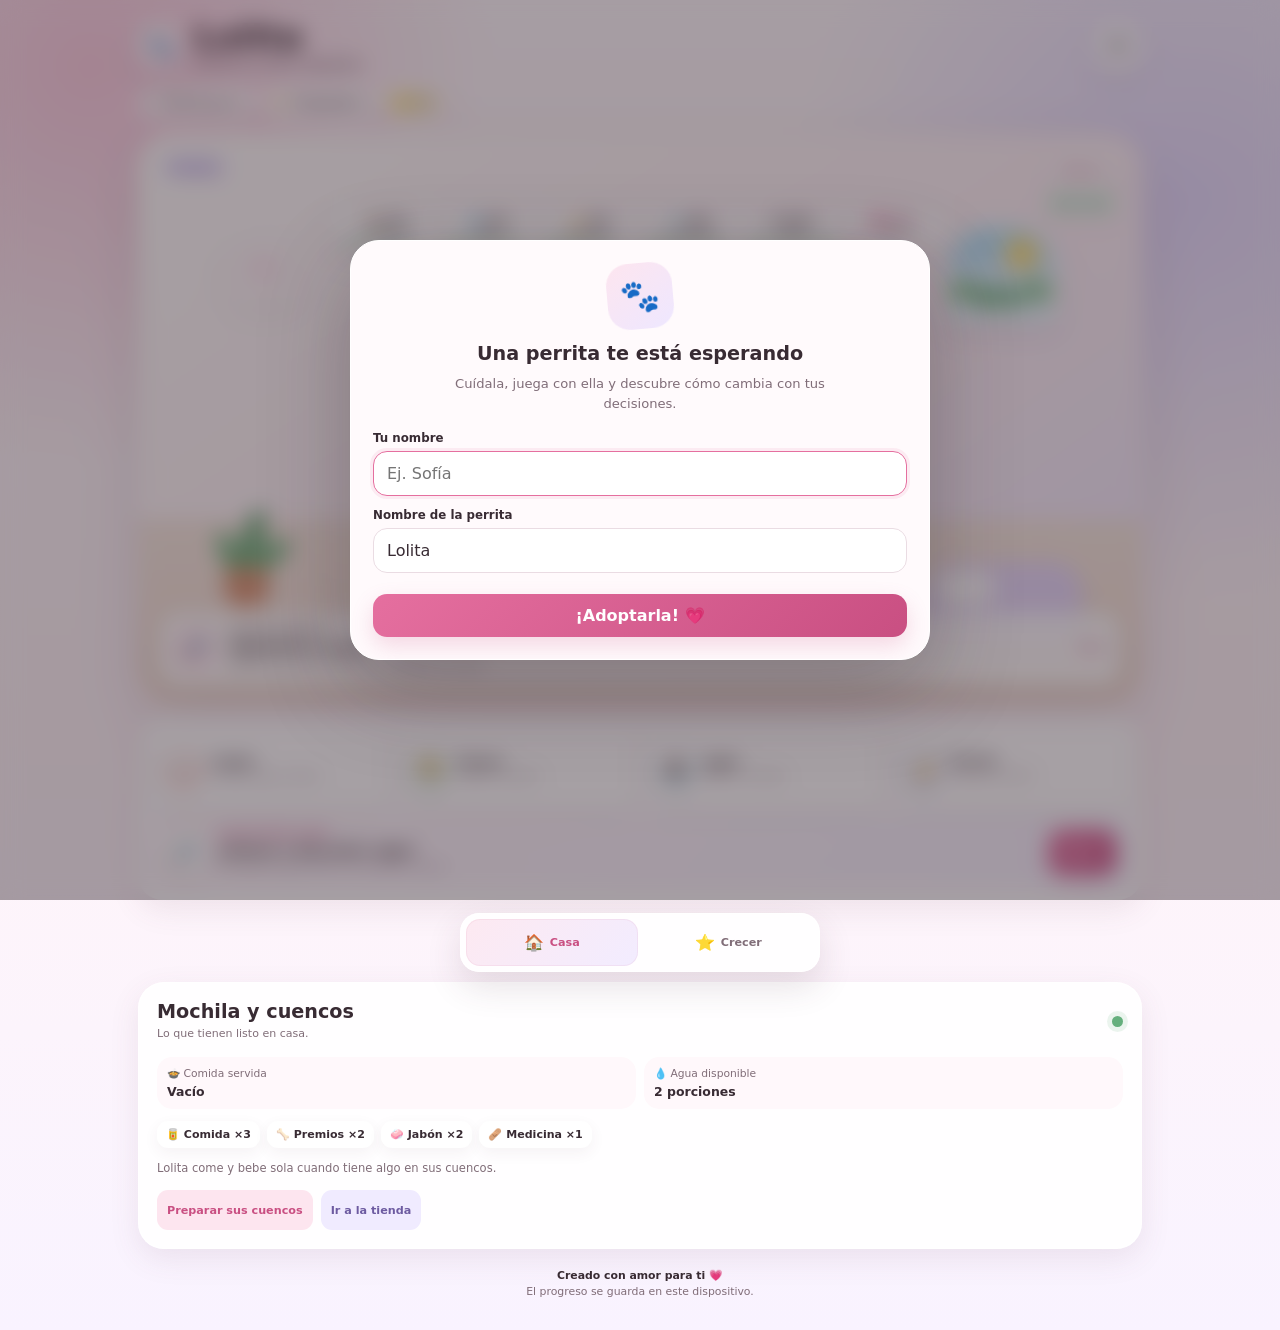
<file: index.html>
<!doctype html>
<html lang="es">
<head>
  <meta charset="utf-8" />
  <meta name="viewport" content="width=device-width,initial-scale=1,viewport-fit=cover" />
  <meta name="theme-color" content="#f7c7d9" />
  <meta name="description" content="Cuida, entrena y convive con una perrita virtual que recuerda tus hábitos." />
  <script>
    (() => {
      const BIRTHDAY_START = 1786687200000;
      const BIRTHDAY_END = BIRTHDAY_START + 86_400_000;
      const LETTER_SEEN_KEY = 'birthday-letter-seen-2026-08-14';
      const params = new URLSearchParams(location.search);
      const fromLetter = params.get('letter') === 'opened';
      const preview = params.get('preview') === '1';
      let letterSeen = false;

      try {
        if (fromLetter) localStorage.setItem(LETTER_SEEN_KEY, '1');
        letterSeen = localStorage.getItem(LETTER_SEEN_KEY) === '1';
      } catch (_) {
        letterSeen = fromLetter;
      }

      if (fromLetter) {
        const cleanUrl = new URL(location.href);
        cleanUrl.searchParams.delete('letter');
        history.replaceState(null, '', cleanUrl.href);
        return;
      }

      const current = Date.now();
      const isBirthday = current >= BIRTHDAY_START && current < BIRTHDAY_END;
      if (preview || !isBirthday || letterSeen) return;

      document.documentElement.style.visibility = 'hidden';
      const target = new URL('./carta.html', location.href);
      target.search = location.search;
      target.hash = location.hash;
      location.replace(target.href);
    })();
  </script>
  <link rel="manifest" href="manifest.webmanifest" />
  <link rel="icon" href="assets/icon.svg" />
  <link rel="stylesheet" href="styles.css?v=3.23.0" />
  <title>La casita de Lolita</title>
</head>
<body>
  <div class="app-shell">
    <header class="topbar">
      <div class="pet-hud">
        <span class="brand-paw" aria-hidden="true">🐾</span>
        <div>
          <h1 id="petName">Lolita</h1>
          <p id="petStage">Cachorra recién adoptada</p>
        </div>
      </div>
      <button class="icon-button" id="settingsBtn" type="button" aria-label="Abrir configuración">⚙️</button>
    </header>

    <div class="world-meta" aria-label="Estado del mundo">
      <span class="meta-pill" id="clockPill">☀️ 10:30</span>
      <span class="meta-pill" id="weatherPill">🌤️ Templado</span>
      <button class="meta-pill coins coin-button" id="coinPill" type="button" data-modal="shopModal" aria-label="Abrir tienda: 25 monedas">🪙 <strong id="coinValue">25</strong></button>
    </div>

    <main>
      <section class="scene-card" id="sceneCard" aria-label="Habitación de Lolita">
        <div class="room room-day" id="room" aria-hidden="true">
          <div class="window"><span class="sky-orb"></span><i></i><i></i><i></i></div>
          <div class="wall-art">♡</div>
          <div class="plant"><span></span><span></span><span></span><b></b></div>
          <div class="bed"><span></span></div>
          <div class="rug"></div>
          <div class="bowl food-bowl"><span id="sceneFoodBowl">🍖</span></div>
          <div class="bowl water-bowl"><span id="sceneWaterBowl">💧</span></div>
        </div>

        <div class="scene-head">
          <div class="pet-title-line">
            <span class="personality-chip" id="personalityChip">Curiosa</span>
          </div>
          <div class="scene-head-status">
            <span class="level-pill" id="levelPill">Nivel 1</span>
            <span class="overall-badge" id="sceneOverallBadge">Todo bien</span>
          </div>
        </div>

        <div class="speech" id="speech" role="status">Estoy conociendo mi nuevo hogar…</div>

        <div class="pet-zone">
          <div class="pet-wrap" id="petWrap" data-pose="stand" role="button" tabindex="0" aria-label="Acariciar a la perrita virtual">
            <div class="zzz" aria-hidden="true"><span>Z</span><span>z</span><span>z</span></div>
            <div class="sparkles" id="sparkles" aria-hidden="true"></div>
            <div class="pet-track">
              <div class="pet-react">
                <div class="dog happy-face" id="dog" aria-hidden="true">
                  <div class="pet-sprite-stage">
                    <img class="pet-sprite pet-sprite--stand" src="assets/pug-stand.webp?v=3.16.0" alt="" decoding="async" fetchpriority="high" />
                    <img class="pet-sprite pet-sprite--sit" data-src="assets/pug-sit.webp?v=3.16.0" alt="" decoding="async" />
                    <img class="pet-sprite pet-sprite--drowsy" data-src="assets/pug-drowsy.webp?v=3.16.0" alt="" decoding="async" />
                    <img class="pet-sprite pet-sprite--sad" data-src="assets/pug-sad.webp?v=3.16.0" alt="" decoding="async" />
                    <img class="pet-sprite pet-sprite--sick" data-src="assets/pug-sick.webp?v=3.16.0" alt="" decoding="async" />
                    <img class="pet-sprite pet-sprite--dirty" data-src="assets/pug-dirty.webp?v=3.16.0" alt="" decoding="async" />
                    <img class="pet-sprite pet-sprite--lonely" data-src="assets/pug-lonely.webp?v=3.16.0" alt="" decoding="async" />
                    <img class="pet-sprite pet-sprite--sniff" data-src="assets/pug-sniff.webp?v=3.16.0" alt="" decoding="async" />
                    <img class="pet-sprite pet-sprite--play" data-src="assets/pug-play.webp?v=3.16.0" alt="" decoding="async" />
                    <img class="pet-sprite pet-sprite--walk-a" data-src="assets/pug-walk-a.webp?v=3.16.0" alt="" decoding="async" />
                    <img class="pet-sprite pet-sprite--walk-b" data-src="assets/pug-walk-b.webp?v=3.16.0" alt="" decoding="async" />
                    <img class="pet-sprite pet-sprite--paw" data-src="assets/pug-paw.webp?v=3.16.0" alt="" decoding="async" />
                    <img class="pet-sprite pet-sprite--sleep" data-src="assets/pug-sleep.webp?v=3.16.0" alt="" decoding="async" />
                    <img class="pet-sprite pet-sprite--wake" data-src="assets/pug-wake.webp?v=3.16.0" alt="" decoding="async" />
                    <img class="pet-sprite pet-sprite--groom" data-src="assets/pug-groom.webp?v=3.16.0" alt="" decoding="async" />
                    <img class="pet-sprite pet-sprite--groom-alt" data-src="assets/pug-groom-alt.webp?v=3.16.0" alt="" decoding="async" />
                    <img class="pet-sprite pet-sprite--eat" data-src="assets/pug-eat.webp?v=3.16.0" alt="" decoding="async" />
                    <img class="pet-sprite pet-sprite--eat-alt" data-src="assets/pug-eat-alt.webp?v=3.16.0" alt="" decoding="async" />
                    <img class="pet-sprite pet-sprite--drink" data-src="assets/pug-drink.webp?v=3.16.0" alt="" decoding="async" />
                    <img class="pet-sprite pet-sprite--drink-alt" data-src="assets/pug-drink-alt.webp?v=3.16.0" alt="" decoding="async" />
                    <img class="pet-sprite pet-sprite--treat" data-src="assets/pug-treat.webp?v=3.16.0" alt="" decoding="async" />
                    <img class="pet-sprite pet-sprite--bath" data-src="assets/pug-bath.webp?v=3.16.0" alt="" decoding="async" />
                    <img class="pet-sprite pet-sprite--bath-alt" data-src="assets/pug-bath-alt.webp?v=3.16.0" alt="" decoding="async" />
                    <img class="pet-sprite pet-sprite--brush" data-src="assets/pug-brush.webp?v=3.16.0" alt="" decoding="async" />
                    <img class="pet-sprite pet-sprite--brush-alt" data-src="assets/pug-brush-alt.webp?v=3.16.0" alt="" decoding="async" />
                    <span class="pet-sprite-star" aria-hidden="true">★</span>
                    <span class="pet-hit-zone pet-hit-zone--body" data-pet-zone="body"></span>
                    <span class="pet-hit-zone pet-hit-zone--head" data-pet-zone="head"></span>
                    <span class="pet-hit-zone pet-hit-zone--nose" data-pet-zone="nose"></span>
                  </div>
                </div>
              </div>
            </div>
          </div>
          <span class="pet-touch-hint" id="petTouchHint" aria-hidden="true">Tócala para acariciarla</span>
        </div>

        <div class="scene-needs-dock" aria-label="Necesidades actuales de la perrita">
          <div class="scene-need" data-scene-stat="food" data-label="Comida" aria-label="Comida: 82%">
            <div><span aria-hidden="true">🍲</span><strong class="scene-need-value">82%</strong></div>
            <span class="scene-need-name">Comida</span><span class="scene-need-meter" aria-hidden="true"><i></i></span>
          </div>
          <div class="scene-need" data-scene-stat="water" data-label="Agua" aria-label="Agua: 86%">
            <div><span aria-hidden="true">💧</span><strong class="scene-need-value">86%</strong></div>
            <span class="scene-need-name">Agua</span><span class="scene-need-meter" aria-hidden="true"><i></i></span>
          </div>
          <div class="scene-need" data-scene-stat="energy" data-label="Energía" aria-label="Energía: 78%">
            <div><span aria-hidden="true">🌙</span><strong class="scene-need-value">78%</strong></div>
            <span class="scene-need-name">Energía</span><span class="scene-need-meter" aria-hidden="true"><i></i></span>
          </div>
          <div class="scene-need" data-scene-stat="hygiene" data-label="Limpieza" aria-label="Limpieza: 90%">
            <div><span aria-hidden="true">🫧</span><strong class="scene-need-value">90%</strong></div>
            <span class="scene-need-name">Limpieza</span><span class="scene-need-meter" aria-hidden="true"><i></i></span>
          </div>
          <div class="scene-need" data-scene-stat="health" data-label="Salud" aria-label="Salud: 100%">
            <div><span aria-hidden="true">❤️</span><strong class="scene-need-value">100%</strong></div>
            <span class="scene-need-name">Salud</span><span class="scene-need-meter" aria-hidden="true"><i></i></span>
          </div>
          <div class="scene-need bond" data-scene-stat="bond" data-label="Cariño" aria-label="Cariño: 18%">
            <div><span aria-hidden="true">💗</span><strong class="scene-need-value">18%</strong></div>
            <span class="scene-need-name">Cariño</span><span class="scene-need-meter" aria-hidden="true"><i></i></span>
          </div>
        </div>

        <div class="now-card" id="nowCard">
          <div class="now-icon" id="nowIcon">🐾</div>
          <div>
            <span>Ahora mismo</span>
            <strong id="nowTitle">Explorando</strong>
            <p id="nowDescription">Lolita está aprendiendo dónde está cada cosa.</p>
          </div>
          <div class="activity-timer" id="activityTimer" aria-label="Tiempo restante"></div>
        </div>
      </section>

      <section class="play-deck" aria-label="Qué hacer con Lolita">
        <nav class="action-grid" aria-label="Acciones principales">
          <button class="action-card" type="button" data-modal="careModal" aria-label="Cuidar"><span class="action-icon coral" aria-hidden="true"><span class="action-glyph">🍽️</span></span><strong>Cuidar</strong><small>Comida, agua y mimos</small></button>
          <button class="action-card" type="button" data-modal="walkModal" aria-label="Pasear"><span class="action-icon green" aria-hidden="true"><span class="action-glyph">🦮</span></span><strong>Pasear</strong><small>Salgan a explorar</small></button>
          <button class="action-card" type="button" data-modal="arcadeModal" aria-label="Jugar"><span class="action-icon blue" aria-hidden="true"><span class="action-glyph">🕹️</span></span><strong>Jugar</strong><small>Retos y monedas</small></button>
          <button class="action-card" id="sleepBtn" type="button" aria-label="Dormir"><span class="action-icon navy" aria-hidden="true"><span class="action-glyph" id="sleepActionIcon">🌙</span></span><strong id="sleepActionTitle">Dormir</strong><small id="sleepActionCopy">Recupera fuerzas</small></button>
        </nav>

        <div class="companion-nudge" id="companionNudge">
          <span class="nudge-icon" id="nudgeIcon" aria-hidden="true">💗</span>
          <div class="nudge-copy">
            <span id="nudgeKicker">Lolita quiere estar contigo</span>
            <strong id="nudgeTitle">¿Qué hacemos ahora?</strong>
            <p id="nudgeText">Puedes cuidarla, salir o jugar un rato.</p>
          </div>
          <button class="nudge-action" id="nudgeAction" type="button">Jugar</button>
        </div>
      </section>

      <nav class="world-nav" aria-label="Cambiar de rincón">
        <button class="world-tab active" type="button" data-world-view="home" aria-controls="homeView" aria-pressed="true"><span aria-hidden="true">🏠</span><strong>Casa</strong></button>
        <button class="world-tab" type="button" data-world-view="growth" aria-controls="growthView" aria-pressed="false"><span aria-hidden="true">⭐</span><strong>Crecer</strong></button>
      </nav>

      <div class="world-views">
        <section class="world-view" id="homeView" data-world-panel="home" aria-labelledby="homeViewTitle">
          <article class="panel home-panel">
            <div class="section-heading">
              <div><h2 id="homeViewTitle">Mochila y cuencos</h2><p class="section-intro">Lo que tienen listo en casa.</p></div>
              <span class="status-dot" id="homeStatusDot" aria-label="Estado de los cuencos"></span>
            </div>
            <div class="bowl-status-grid">
              <div><span>🍲 Comida servida</span><strong id="foodBowlValue">Vacío</strong></div>
              <div><span>💧 Agua disponible</span><strong id="waterBowlValue">2 porciones</strong></div>
            </div>
            <div class="inventory" id="inventoryList" aria-label="Mochila"></div>
            <p class="helper-copy"><span class="pet-name-inline">Lolita</span> come y bebe sola cuando tiene algo en sus cuencos.</p>
            <div class="panel-actions"><button class="text-button" type="button" data-modal="careModal">Preparar sus cuencos</button><button class="text-button secondary" type="button" data-modal="shopModal">Ir a la tienda</button></div>
          </article>
        </section>

        <section class="world-view" id="growthView" data-world-panel="growth" aria-labelledby="growthViewTitle" hidden>
          <article class="panel level-panel">
            <div class="section-heading"><div><h2 id="growthViewTitle">Próximo nivel</h2><p class="section-intro">Cada cuidado y aventura los hace crecer.</p></div><span class="big-emoji" aria-hidden="true">⭐</span></div>
            <div class="xp-row">
              <div><span>Avance</span><strong id="xpLabel">0 / 100</strong></div>
              <div class="xp-track"><i id="xpBar"></i></div>
            </div>
          </article>

          <article class="panel personality-panel">
            <div class="section-heading"><div><h2>Así es <span class="pet-name-inline">Lolita</span></h2><span class="personality-summary" id="personalityTitle">Curiosa</span></div><span class="big-emoji" id="personalityEmoji">🔎</span></div>
            <p id="personalityDescription">Le gusta explorar y aprende un poco más rápido durante los paseos.</p>
            <div class="trait-bars">
              <div><span>Confianza</span><div class="mini-meter"><i id="trustBar"></i></div><strong id="trustValue">10</strong></div>
              <div><span>Atención</span><div class="mini-meter"><i id="disciplineBar"></i></div><strong id="disciplineValue">5</strong></div>
            </div>
            <div class="favorite-line"><span>Lo que más disfruta</span><strong id="favoriteAction">Todavía no decide</strong></div>
          </article>

          <article class="panel training-panel">
            <div class="section-heading"><div><h2>Trucos aprendidos</h2><p class="section-intro">Practiquen a su ritmo.</p></div><button class="text-button" type="button" data-modal="trainingModal">Practicar</button></div>
            <div class="skill-list" id="skillList"></div>
          </article>
        </section>

      </div>

      <div class="state-bindings" hidden aria-hidden="true">
        <span class="overall-badge" id="overallBadge">Todo bien</span>
        <div class="need"><strong id="foodValue">82%</strong><i id="foodBar"></i></div>
        <div class="need"><strong id="waterValue">86%</strong><i id="waterBar"></i></div>
        <div class="need"><strong id="energyValue">78%</strong><i id="energyBar"></i></div>
        <div class="need"><strong id="hygieneValue">90%</strong><i id="hygieneBar"></i></div>
        <div class="need"><strong id="healthValue">100%</strong><i id="healthBar"></i></div>
        <div class="need"><strong id="bondValue">18%</strong><i id="bondBar"></i></div>
      </div>
    </main>

    <footer><p id="signature">Creado con amor para ti 💗</p><span>El progreso se guarda en este dispositivo.</span></footer>
  </div>

  <div class="modal-backdrop" id="welcomeModal" hidden inert>
    <section class="modal welcome-modal" role="dialog" aria-modal="true" aria-labelledby="welcomeTitle">
      <div class="welcome-paw">🐾</div>
      <h2 id="welcomeTitle">Una perrita te está esperando</h2>
      <p>Cuídala, juega con ella y descubre cómo cambia con tus decisiones.</p>
      <label class="field"><span>Tu nombre</span><input id="partnerInput" maxlength="24" placeholder="Ej. Sofía" autocomplete="name" /></label>
      <label class="field"><span>Nombre de la perrita</span><input id="petInput" maxlength="18" placeholder="Ej. Lolita" value="Lolita" /></label>
      <button class="primary full-button" id="startBtn" type="button">¡Adoptarla! 💗</button>
    </section>
  </div>

  <div class="modal-backdrop" id="careModal" hidden inert>
    <section class="modal" role="dialog" aria-modal="true" aria-labelledby="careTitle">
      <div class="modal-heading"><div><h2 id="careTitle">Cuida a <span class="pet-name-inline">Lolita</span></h2></div><button class="close-button" type="button" data-close="careModal" aria-label="Cerrar">×</button></div>
      <p>Elige lo que más necesita ahora. Ella te dirá cómo se siente.</p>
      <div class="choice-grid care-choice-grid">
        <button type="button" data-care="serveFood"><span>🍲</span><strong>Darle de comer</strong><small id="careFoodCount">3 porciones</small></button>
        <button type="button" data-care="giveTreat"><span>🦴</span><strong>Dar premio</strong><small id="careTreatCount">2 premios</small></button>
        <button type="button" data-care="fillWater"><span>💧</span><strong>Darle agua</strong><small>El agua es ilimitada</small></button>
        <button type="button" data-care="brush"><span>🪮</span><strong>Cepillar</strong><small>Tranquila y cuidadosa</small></button>
        <button type="button" data-care="bath"><span>🛁</span><strong>Dar un baño</strong><small id="careSoapCount">2 jabones</small></button>
        <button type="button" data-care="medicine"><span>🩹</span><strong>Dar medicina</strong><small id="careMedicineCount">1 dosis</small></button>
      </div>
    </section>
  </div>

  <div class="modal-backdrop" id="walkModal" hidden inert>
    <section class="modal" role="dialog" aria-modal="true" aria-labelledby="walkTitle">
      <div class="modal-heading"><div><h2 id="walkTitle">¿A dónde vamos?</h2></div><button class="close-button" type="button" data-close="walkModal" aria-label="Cerrar">×</button></div>
      <p>Revisa su energía y agua antes de salir. El clima puede cambiar la aventura.</p>
      <div class="route-list">
        <button type="button" data-walk="block"><span class="route-icon">🏘️</span><span><strong>Vuelta a la cuadra</strong><small>Rápido · +6 o más 🪙</small></span><b>Energía −5</b></button>
        <button type="button" data-walk="park"><span class="route-icon">🌳</span><span><strong>Visitar el parque</strong><small>Exploración · +12 o más 🪙</small></span><b>Energía −11</b></button>
        <button type="button" data-walk="adventure"><span class="route-icon">⛰️</span><span><strong>Pequeña aventura</strong><small>Nivel 3 · +22 o más 🪙</small></span><b>Energía −19</b></button>
      </div>
    </section>
  </div>

  <div class="modal-backdrop" id="trainingModal" hidden inert>
    <section class="modal" role="dialog" aria-modal="true" aria-labelledby="trainingTitle">
      <div class="modal-heading"><div><h2 id="trainingTitle">Practiquen un truco</h2></div><button class="close-button" type="button" data-close="trainingModal" aria-label="Cerrar">×</button></div>
      <p>Cada práctica usa energía. Si tienes un premio, se usará para ayudarle a aprender.</p>
      <div class="training-choices" id="trainingChoices"></div>
    </section>
  </div>

  <div class="modal-backdrop" id="arcadeModal" hidden inert>
    <section class="modal" role="dialog" aria-modal="true" aria-labelledby="arcadeTitle">
      <div class="modal-heading"><div><h2 id="arcadeTitle">Elige un juego</h2></div><button class="close-button" type="button" data-close="arcadeModal" aria-label="Cerrar">×</button></div>
      <p>Supera retos, mejora tu récord y gana monedas con <span class="pet-name-inline">Lolita</span>.</p>
      <div class="arcade-grid">
        <button type="button" data-arcade="ball"><span class="arcade-icon">🎾</span><span class="arcade-copy"><strong>Atrapa la pelota</strong><small>Cinco tiros de precisión en veinte segundos</small></span><b id="ballGameStatus">Energía −15</b></button>
        <button type="button" data-arcade="dodge"><span class="arcade-icon">🐾</span><span class="arcade-copy"><strong>Pista de reflejos</strong><small>Guía la huella entre hojas, gotitas y conos</small></span><b id="dodgeGameStatus">Energía −10</b></button>
        <button type="button" data-arcade="memory"><span class="arcade-icon">🎨</span><span class="arcade-copy"><strong>Secuencia de señales</strong><small>Observa las señales y repítelas en el mismo orden</small></span><b id="memoryGameStatus">Energía −8</b></button>
        <button type="button" data-arcade="encounter"><span class="arcade-icon encounter-arcade-icon">💬</span><span class="arcade-copy"><strong>Encuentro amistoso</strong><small>Interpreta cómo se siente cada visitante y responde</small></span><b id="encounterGameStatus">Energía −9</b></button>
      </div>
    </section>
  </div>

  <div class="modal-backdrop" id="gameModal" hidden inert>
    <section class="modal challenge-modal play-modal" role="dialog" aria-modal="true" aria-labelledby="gameTitle">
      <div class="modal-heading"><div><h2 id="gameTitle">Atrapa la pelota</h2></div><button class="close-button" type="button" data-close="gameModal" aria-label="Cerrar">×</button></div>
      <p>Toca «¡Atrapa!» cuando la huella pase por el verde. Tienes cinco tiros.</p>
      <div class="play-stage">
        <div class="play-mascot"><span class="play-icon ball-creature" aria-hidden="true">🎾</span><div><strong>Pelota saltarina</strong><small><span class="pet-name-inline">Lolita</span> sigue cada rebote.</small></div></div>
        <div class="play-tip" id="gameDialogue">La pelota está lista para el primer lanzamiento.</div>
        <div class="challenge-hud play-hud"><span><b class="game-pet-name">Lolita</b></span><span>Ronda <strong id="gameTurn">0 / 5</strong></span><span>Puntos <strong id="gameScore">0</strong></span><span>Tiempo <strong id="gameTime">20</strong>s</span></div>
        <div class="game-field play-surface" id="gameField">
          <div class="strike-track" id="strikeTrack" hidden aria-hidden="true"><span class="strike-center"></span><i id="strikeCursor"></i></div>
          <button id="ballTarget" type="button" aria-label="Atrapar la pelota en la zona verde">¡Atrapa!</button>
          <div class="game-message" id="gameMessage">Lolita espera tu señal para comenzar.</div>
        </div>
        <div class="play-actions" id="ballActions" aria-label="Acciones para atrapar la pelota">
          <button type="button" data-ball-action="throw"><span>🎾</span> Lanzar</button>
          <button type="button" data-ball-action="encourage"><span>💬</span> Animar</button>
          <button type="button" data-ball-action="treat"><span>🦴</span> Premio</button>
          <button type="button" data-ball-action="calm"><span>🌿</span> Respirar</button>
        </div>
      </div>
      <button class="primary full-button" id="startGameBtn" type="button">Empezar juego</button>
    </section>
  </div>

  <div class="modal-backdrop" id="dodgeModal" hidden inert>
    <section class="modal challenge-modal play-modal" role="dialog" aria-modal="true" aria-labelledby="dodgeTitle">
      <div class="modal-heading"><div><h2 id="dodgeTitle">Pista de reflejos</h2></div><button class="close-button" type="button" data-close="dodgeModal" aria-label="Cerrar">×</button></div>
      <p id="dodgeDescription">Arrastra la huella y evita los obstáculos durante 13 segundos.</p>
      <div class="play-stage">
        <div class="play-mascot"><span class="play-icon" id="dodgeEnemy" aria-hidden="true">🏁</span><div><strong id="dodgeEnemyName">Pista sorpresa</strong><small id="dodgeEnemyMood">Hojas, gotas y conos se cruzan.</small></div></div>
        <div class="play-tip" id="dodgeDialogue">Lolita observa la pista y espera tu señal.</div>
        <div class="challenge-hud play-hud"><span><b class="game-pet-name">Lolita</b></span><span>Intentos <strong id="dodgeLives">🐾🐾🐾</strong></span><span>Puntos <strong id="dodgeScore">0</strong></span><span>Tiempo <strong id="dodgeTime">13</strong>s</span></div>
        <div class="dodge-arena" id="dodgeArena" tabindex="0" aria-label="Área de juego. Mueve la huella para evitar los obstáculos.">
          <div class="arena-grid" aria-hidden="true"></div>
          <div class="wave-label" id="dodgeWave" aria-hidden="true">Tramo 1 · Hojas</div>
          <div class="dodge-message" id="dodgeMessage">Elige cómo recorrer la pista.</div>
          <span class="dodge-player" id="dodgePlayer" aria-hidden="true">🐾</span>
          <div id="hazardLayer" aria-hidden="true"></div>
        </div>
        <div class="play-actions dodge-actions" id="dodgeActions" aria-label="Forma de recorrer la pista">
          <button type="button" data-dodge-act="play" class="selected"><span>🐕</span> A tu ritmo</button>
          <button type="button" data-dodge-act="encourage"><span>💬</span> Animar</button>
          <button type="button" data-dodge-act="observe"><span>👀</span> Mirar</button>
          <button type="button" data-dodge-act="calm"><span>🌿</span> Respirar</button>
        </div>
      </div>
      <div class="touch-controls" aria-label="Controles de movimiento">
        <button type="button" data-dodge-dir="up" aria-label="Mover arriba">▲</button>
        <span></span>
        <button type="button" data-dodge-dir="left" aria-label="Mover a la izquierda">◀</button>
        <button type="button" data-dodge-dir="down" aria-label="Mover abajo">▼</button>
        <button type="button" data-dodge-dir="right" aria-label="Mover a la derecha">▶</button>
      </div>
      <button class="primary full-button" id="startDodgeBtn" type="button">Empezar recorrido</button>
    </section>
  </div>

  <div class="modal-backdrop" id="memoryModal" hidden inert>
    <section class="modal challenge-modal play-modal" role="dialog" aria-modal="true" aria-labelledby="memoryTitle">
      <div class="modal-heading"><div><h2 id="memoryTitle">Secuencia de señales</h2></div><button class="close-button" type="button" data-close="memoryModal" aria-label="Cerrar">×</button></div>
      <p id="memoryDescription">Mira las señales y repítelas en el mismo orden.</p>
      <div class="play-stage">
        <div class="play-mascot"><span class="play-icon echo-creature" aria-hidden="true">🎨</span><div><strong>Rueda de señales</strong><small>Se ilumina en un orden nuevo.</small></div></div>
        <div class="memory-message play-tip" id="memoryMessage">Mira la secuencia y trata de recordarla.</div>
        <div class="challenge-hud play-hud"><span><b class="game-pet-name">Lolita</b></span><span>Intentos <strong id="memoryLives">🐾🐾🐾</strong></span><span>Ronda <strong id="memoryRound">1 / 4</strong></span><span>Puntos <strong id="memoryScore">0</strong></span></div>
        <div class="memory-board play-surface" id="memoryBoard" aria-label="Secuencia de señales">
          <button type="button" data-memory-pad="0" aria-label="Señal cariño"><span>💗</span><strong>Cariño</strong></button>
          <button type="button" data-memory-pad="1" aria-label="Señal descanso"><span>🌙</span><strong>Descanso</strong></button>
          <button type="button" data-memory-pad="2" aria-label="Señal premio"><span>🦴</span><strong>Premio</strong></button>
          <button type="button" data-memory-pad="3" aria-label="Señal pelota"><span>🎾</span><strong>Pelota</strong></button>
        </div>
      </div>
      <button class="primary full-button" id="startMemoryBtn" type="button">Empezar secuencia</button>
    </section>
  </div>

  <div class="modal-backdrop" id="shopModal" hidden inert>
    <section class="modal" role="dialog" aria-modal="true" aria-labelledby="shopTitle">
      <div class="modal-heading"><div><h2 id="shopTitle">Tienda del barrio</h2></div><button class="close-button" type="button" data-close="shopModal" aria-label="Cerrar">×</button></div>
      <div class="shop-balance" id="shopBalance" role="status" aria-live="polite" aria-label="Tu saldo: 25 monedas">
        <span class="shop-balance-icon" aria-hidden="true">🪙</span>
        <span class="shop-balance-copy"><small>Tu saldo</small><strong><span id="shopCoinValue">25</span> monedas</strong></span>
      </div>
      <p class="shop-helper">Gana monedas jugando, paseando y subiendo de nivel.</p>
      <div class="shop-grid">
        <button type="button" data-buy="food"><span>🥫</span><strong>Comida ×2</strong><small>Para llenar el cuenco</small><b>10 🪙</b></button>
        <button type="button" data-buy="treat"><span>🦴</span><strong>Premio ×2</strong><small>Ayuda al entrenamiento</small><b>12 🪙</b></button>
        <button type="button" data-buy="soap"><span>🧼</span><strong>Jabón ×1</strong><small>Para un baño completo</small><b>8 🪙</b></button>
        <button type="button" data-buy="medicine"><span>🩹</span><strong>Medicina ×1</strong><small>Recupera salud</small><b>20 🪙</b></button>
      </div>
    </section>
  </div>

  <div class="modal-backdrop" id="encounterModal" hidden inert>
    <section class="modal challenge-modal play-modal encounter-modal" role="dialog" aria-modal="true" aria-labelledby="encounterTitle">
      <div class="modal-heading"><div><h2 id="encounterTitle">Encuentro amistoso</h2></div><button class="close-button" type="button" data-close="encounterModal" aria-label="Cerrar">×</button></div>
      <p>Lee cómo se siente cada visitante y elige su respuesta en ocho segundos.</p>
      <div class="play-stage">
        <div class="play-mascot"><span class="play-icon encounter-creature" aria-hidden="true">💬</span><div><strong>Una aventura con <span class="pet-name-inline">Lolita</span></strong><small>Piensen juntas antes de que se acabe el tiempo.</small></div></div>
        <div class="play-tip" id="encounterMessage" role="status" aria-live="polite">Observa sus palabras y elige una respuesta amable.</div>
        <div class="challenge-hud play-hud"><span>Tiempo <strong id="encounterTime">8</strong>s</span><span>Turno <strong id="encounterRound">0 / 5</strong></span><span>Amistad <strong id="encounterFriendship">0 / 5</strong></span><span>Intentos <strong id="encounterLives">♥♥♥</strong></span></div>
        <div class="encounter-scene" id="encounterScene">
          <span class="encounter-visitor" id="encounterVisitorIcon" aria-hidden="true">💬</span>
          <div><strong id="encounterVisitorName">Visitante del jardín</strong><p id="encounterClue">Cada visitante expresa lo que necesita de una manera distinta.</p></div>
        </div>
        <div class="encounter-progress" id="encounterProgress" role="progressbar" aria-label="Progreso de amistad" aria-valuemin="0" aria-valuemax="5" aria-valuenow="0"><i id="encounterMeter"></i></div>
        <div class="encounter-actions" id="encounterActions" aria-label="Respuestas disponibles">
          <button type="button" data-encounter-action="greet" disabled><span>👋</span><strong>Saludar</strong></button>
          <button type="button" data-encounter-action="listen" disabled><span>👂</span><strong>Escuchar</strong></button>
          <button type="button" data-encounter-action="play" disabled><span>🎾</span><strong>Jugar</strong></button>
          <button type="button" data-encounter-action="space" disabled><span>🌿</span><strong>Dar espacio</strong></button>
        </div>
      </div>
      <button class="primary full-button" id="startEncounterBtn" type="button">Empezar encuentro · Energía −9</button>
    </section>
  </div>

  <div class="modal-backdrop" id="surpriseModal" hidden inert>
    <section class="modal surprise-modal" role="dialog" aria-modal="true" aria-labelledby="surpriseTitle" aria-describedby="surpriseMessage">
      <div class="surprise-gift" aria-hidden="true">🎁</div>
      <span class="eyebrow">Sorpresa desbloqueada</span>
      <h2 id="surpriseTitle">¡Felicidades!</h2>
      <p class="surprise-pet-message" id="surprisePetMessage">Comida, agua, limpieza, salud y cariño llegaron al 100 %.</p>
      <p id="surpriseMessage">Ganaste un regalito sorpresa. Háblale a tu viejo para que te lo dé.</p>
      <div class="surprise-score" aria-label="Comida, agua, limpieza, salud y cariño están al cien por ciento"><strong>100%</strong><span>🍲 💧 🫧 ❤️ 💗</span></div>
      <button class="primary full-button" type="button" data-close="surpriseModal">¡Voy por mi regalo!</button>
    </section>
  </div>

  <div class="modal-backdrop" id="settingsModal" hidden inert>
    <section class="modal" role="dialog" aria-modal="true" aria-labelledby="settingsTitle">
      <div class="modal-heading"><div><h2 id="settingsTitle">Ajustes</h2></div><button class="close-button" type="button" data-close="settingsModal" aria-label="Cerrar">×</button></div>
      <label class="field"><span>Tu nombre</span><input id="settingsPartner" maxlength="24" /></label>
      <label class="field"><span>Nombre de la perrita</span><input id="settingsPet" maxlength="18" /></label>
      <label class="field"><span>Firma</span><input id="settingsSignature" maxlength="60" placeholder="Creado con amor por Luis 💗" /></label>
      <label class="field"><span>Mensaje especial</span><textarea id="settingsNote" maxlength="220"></textarea></label>
      <div class="settings-actions"><button class="danger" id="resetBtn" type="button">Empezar de cero</button><button class="primary" id="saveSettingsBtn" type="button">Guardar cambios</button></div>
    </section>
  </div>

  <div class="toast" id="toast" role="status" aria-live="polite"></div>
  <script src="app.js?v=3.24.0" defer></script>
</body>
</html>
</file>
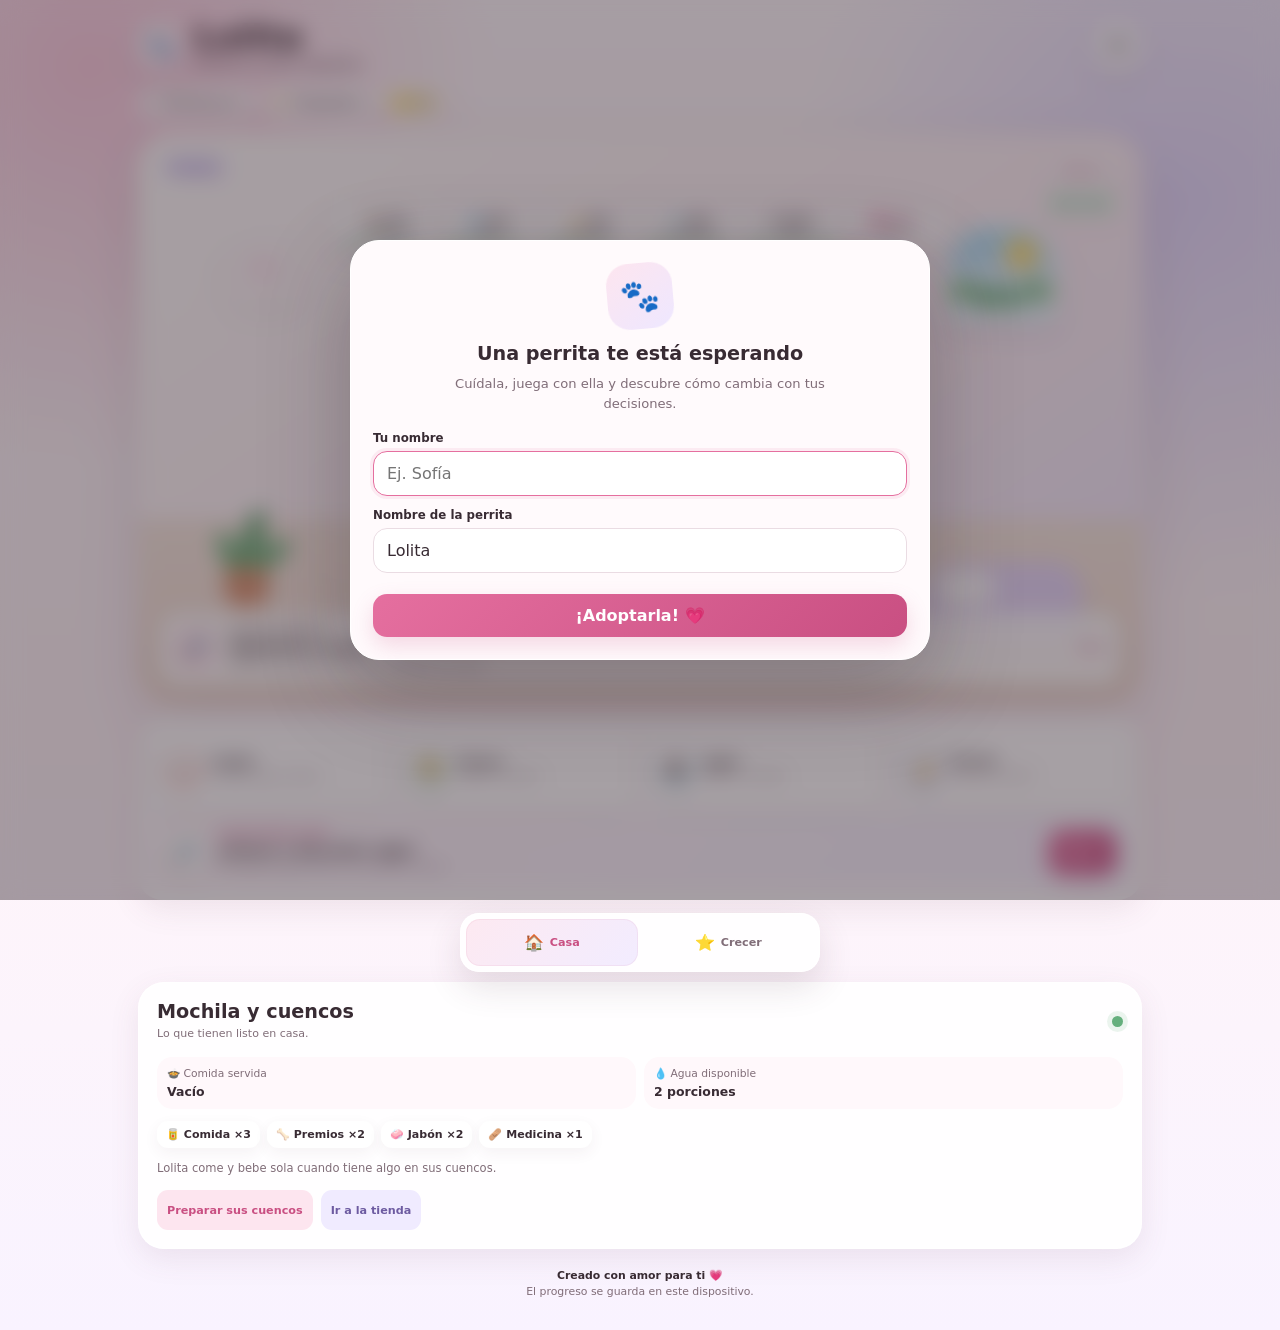
<file: carta.html>
<!doctype html>
<html lang="es">
<head>
  <meta charset="utf-8" />
  <meta name="viewport" content="width=device-width,initial-scale=1,viewport-fit=cover" />
  <meta name="theme-color" content="#f4ddd8" />
  <meta name="robots" content="noindex,nofollow" />
  <meta name="referrer" content="no-referrer" />
  <script>
    (() => {
      const BIRTHDAY_START = 1786687200000;
      const BIRTHDAY_END = BIRTHDAY_START + 86_400_000;
      const LETTER_SEEN_KEY = 'birthday-letter-seen-2026-08-14';
      const preview = new URLSearchParams(location.search).get('preview') === '1';
      const current = Date.now();
      let letterSeen = false;
      try {
        letterSeen = localStorage.getItem(LETTER_SEEN_KEY) === '1';
      } catch (_) {}
      window.__BIRTHDAY_LETTER_AVAILABLE__ = preview || (!letterSeen && current >= BIRTHDAY_START && current < BIRTHDAY_END);
      if (window.__BIRTHDAY_LETTER_AVAILABLE__) return;

      document.documentElement.style.visibility = 'hidden';
      const target = new URL('./index.html', location.href);
      target.search = location.search;
      target.searchParams.delete('letter');
      location.replace(target.href);
    })();
  </script>
  <title>Una carta para ti</title>
  <style>
    :root {
      color-scheme: light;
      --ink: #302829;
      --muted: #685b5d;
      --paper: #fffaf3;
      --rose: #a65064;
      --rose-dark: #803447;
      --rose-soft: #efd0d5;
      --line: rgba(123,75,82,.16);
      font-family: Inter, ui-sans-serif, system-ui, -apple-system, BlinkMacSystemFont, "Segoe UI", sans-serif;
    }
    * { box-sizing: border-box; }
    html { min-width: 320px; background: #f8eeea; }
    body {
      min-height: 100vh;
      min-height: 100dvh;
      margin: 0;
      padding: max(22px,env(safe-area-inset-top)) max(14px,env(safe-area-inset-right)) max(24px,env(safe-area-inset-bottom)) max(14px,env(safe-area-inset-left));
      color: var(--ink);
      background:
        radial-gradient(circle at 15% 8%, rgba(236,185,196,.58), transparent 31%),
        radial-gradient(circle at 88% 92%, rgba(213,195,230,.45), transparent 32%),
        linear-gradient(150deg,#fff9f5 0%,#f7ebe8 50%,#f4edf8 100%);
    }
    button, a { font: inherit; }
    button:focus-visible, a:focus-visible { outline: 3px solid rgba(184,95,114,.34); outline-offset: 3px; }
    [hidden] { display: none !important; }
    .preview-banner {
      position: fixed;
      z-index: 10;
      top: max(8px,env(safe-area-inset-top));
      left: 50%;
      width: max-content;
      max-width: calc(100vw - 24px);
      padding: 8px 12px;
      border: 1px solid rgba(255,255,255,.8);
      border-radius: 999px;
      color: #fff;
      background: rgba(66,48,53,.9);
      box-shadow: 0 8px 24px rgba(55,37,43,.18);
      font-size: .72rem;
      font-weight: 800;
      text-align: center;
      transform: translateX(-50%);
    }
    .page {
      display: grid;
      place-items: center;
      width: min(100%,720px);
      min-height: calc(100dvh - max(46px,env(safe-area-inset-top)) - max(48px,env(safe-area-inset-bottom)));
      margin: auto;
    }
    .gate-card, .letter-card {
      width: 100%;
      border: 1px solid rgba(255,255,255,.9);
      box-shadow: 0 28px 80px rgba(88,54,63,.16),0 2px 8px rgba(88,54,63,.05);
    }
    .gate-card {
      padding: clamp(26px,6vw,46px);
      border-radius: 32px;
      background: rgba(255,252,249,.88);
      backdrop-filter: blur(14px);
      text-align: center;
    }
    .eyebrow {
      display: block;
      margin-bottom: 13px;
      color: var(--rose-dark);
      font-size: .68rem;
      font-weight: 900;
      letter-spacing: .14em;
      text-transform: uppercase;
    }
    h1, h2, p { margin-top: 0; }
    h1, h2, .letter-greeting, .letter-signoff {
      font-family: Georgia, "Times New Roman", serif;
      font-weight: 500;
    }
    h1 { margin-bottom: 10px; font-size: clamp(2rem,8vw,3.3rem); line-height: 1.04; letter-spacing: -.035em; }
    .lead { max-width: 500px; margin: 0 auto 22px; color: var(--muted); font-size: clamp(.92rem,3vw,1.03rem); line-height: 1.65; }
    .envelope {
      position: relative;
      width: min(74vw,260px);
      aspect-ratio: 1.55;
      margin: 2px auto 27px;
      border: 1px solid rgba(134,79,89,.18);
      border-radius: 12px;
      background: #efd0d5;
      box-shadow: 0 20px 42px rgba(112,62,73,.18);
      overflow: hidden;
      isolation: isolate;
    }
    .envelope::before, .envelope::after { content: ""; position: absolute; inset: 0; }
    .envelope::before {
      z-index: 1;
      background: linear-gradient(145deg,transparent 49.4%,#e7bdc5 50%) left/50.5% 100% no-repeat,linear-gradient(215deg,transparent 49.4%,#e4b6bf 50%) right/50.5% 100% no-repeat;
    }
    .envelope::after {
      z-index: 2;
      clip-path: polygon(0 100%,50% 43%,100% 100%);
      background: #f5dce0;
    }
    .flap {
      position: absolute;
      z-index: 3;
      inset: 0;
      clip-path: polygon(0 0,100% 0,50% 64%);
      background: linear-gradient(160deg,#f8e3e6,#e9c0c8);
      transform-origin: 50% 0;
    }
    .seal {
      position: absolute;
      z-index: 4;
      top: 50%;
      left: 50%;
      display: grid;
      place-items: center;
      width: 46px;
      height: 46px;
      border: 2px solid rgba(255,255,255,.55);
      border-radius: 50%;
      color: #fff8f4;
      background: linear-gradient(145deg,#c86a7d,#9e485b);
      box-shadow: 0 7px 16px rgba(104,43,57,.28),inset 0 0 0 3px rgba(126,49,66,.14);
      font-family: Georgia,serif;
      font-size: 1rem;
      font-weight: 700;
      transform: translate(-50%,-14%);
    }
    .gate-card.ready .envelope { animation: envelopeReady 1.8s ease-in-out infinite; }
    .countdown {
      display: grid;
      grid-template-columns: repeat(4,minmax(0,1fr));
      gap: 8px;
      max-width: 460px;
      margin: 0 auto 13px;
    }
    .countdown > div {
      min-width: 0;
      padding: 13px 6px 11px;
      border: 1px solid var(--line);
      border-radius: 16px;
      background: rgba(255,255,255,.72);
    }
    .countdown strong { display: block; font-size: clamp(1.25rem,5vw,1.75rem); font-variant-numeric: tabular-nums; line-height: 1; }
    .countdown span { display: block; margin-top: 6px; color: var(--muted); font-size: .6rem; font-weight: 800; letter-spacing: .08em; text-transform: uppercase; }
    .timezone { margin: 0 0 20px; color: var(--muted); font-size: .7rem; }
    .primary {
      display: inline-flex;
      min-height: 50px;
      align-items: center;
      justify-content: center;
      padding: 13px 22px;
      border: 0;
      border-radius: 16px;
      color: #fff;
      background: linear-gradient(135deg,var(--rose),var(--rose-dark));
      box-shadow: 0 12px 26px rgba(148,63,82,.22);
      font-weight: 850;
      text-decoration: none;
      cursor: pointer;
      transition: transform .18s ease,box-shadow .18s ease;
      touch-action: manipulation;
    }
    .primary:hover { box-shadow: 0 15px 32px rgba(148,63,82,.28); transform: translateY(-2px); }
    .primary:active { transform: translateY(0) scale(.98); }
    .primary:disabled { color: #8f7e81; background: #eadfe0; box-shadow: none; cursor: default; transform: none; }
    .letter-card {
      position: relative;
      padding: clamp(28px,7vw,58px);
      border-radius: 10px 10px 26px 26px;
      background:
        repeating-linear-gradient(0deg,rgba(120,84,69,.018) 0,rgba(120,84,69,.018) 1px,transparent 1px,transparent 4px),
        var(--paper);
      overflow: hidden;
    }
    .letter-card::before {
      content: "";
      position: absolute;
      inset: 16px;
      border: 1px solid rgba(164,112,105,.14);
      border-radius: 6px 6px 17px 17px;
      pointer-events: none;
    }
    .letter-inner { position: relative; z-index: 1; max-width: 555px; margin: auto; }
    .letter-date { margin-bottom: 28px; color: var(--muted); font-size: .72rem; font-weight: 750; letter-spacing: .06em; text-align: right; text-transform: uppercase; }
    .letter-card h1 { margin-bottom: 28px; color: #7f3e4e; font-size: clamp(2.05rem,7vw,3rem); text-align: center; }
    .letter-greeting { margin-bottom: 18px; font-size: 1.28rem; }
    .letter-copy { font-family: Georgia,"Times New Roman",serif; font-size: clamp(1rem,3.3vw,1.13rem); line-height: 1.82; }
    .letter-copy p { margin-bottom: 17px; }
    .letter-signoff { margin-top: 30px; font-size: 1.12rem; line-height: 1.6; }
    .signature { display: block; color: #8d4354; font-size: 1.28rem; }
    .continuation { margin-top: 36px; padding-top: 25px; border-top: 1px solid var(--line); text-align: center; }
    .continuation p { margin-bottom: 16px; color: var(--muted); line-height: 1.55; }
    .continuation small { display: block; margin-top: 10px; color: #6f6163; }
    #letterTitle, .letter-greeting, .letter-copy, .letter-signoff, .signature, .continuation { overflow-wrap: anywhere; word-break: break-word; }
    .letter-card.revealing { animation: letterReveal .52s cubic-bezier(.2,.78,.25,1) both; }
    .sr-only { position: absolute; width: 1px; height: 1px; padding: 0; margin: -1px; overflow: hidden; clip: rect(0,0,0,0); white-space: nowrap; border: 0; }
    @keyframes envelopeReady { 0%,100% { transform: translateY(0) rotate(0); } 50% { transform: translateY(-4px) rotate(.25deg); } }
    @keyframes letterReveal { from { opacity: 0; transform: translateY(18px) scale(.985); } to { opacity: 1; transform: none; } }
    @media (max-width: 430px) {
      body { padding-inline: 10px; }
      .gate-card { padding: 26px 16px; border-radius: 25px; }
      .letter-card { padding: 35px 24px 32px; }
      .letter-card::before { inset: 10px; }
      .preview-banner { font-size: .66rem; }
    }
    @media (max-width: 340px) {
      .countdown { grid-template-columns: repeat(2,minmax(0,1fr)); }
      .envelope { width: 220px; }
    }
    @media (prefers-reduced-motion: reduce) {
      *, *::before, *::after { scroll-behavior: auto !important; animation: none !important; transition: none !important; }
    }
  </style>
</head>
<body>
  <div class="preview-banner" id="previewBanner" hidden>Vista previa del creador · no compartas este enlace</div>
  <main class="page">
    <section class="gate-card ready" id="readyPanel" aria-labelledby="readyTitle" aria-live="polite">
      <span class="eyebrow">Ya es momento</span>
      <div class="envelope" aria-hidden="true"><span class="flap"></span><span class="seal">14</span></div>
      <h1 id="readyTitle" tabindex="-1">Esta carta es para ti</h1>
      <p class="lead">Puedes abrirla desde ahora, cuando estés lista.</p>
      <button class="primary" id="openLetterBtn" type="button">Abrir mi carta</button>
    </section>

    <article class="letter-card" id="letterPanel" aria-labelledby="letterTitle" hidden>
      <div class="letter-inner">
        <p class="letter-date">14 de agosto de 2026</p>
        <h1 id="letterTitle" tabindex="-1">Feliz cumpleaños</h1>
        <p class="letter-greeting" id="letterGreeting">Para ti,</p>
        <div class="letter-copy" id="letterCopy"></div>
        <p class="letter-signoff">Con todo mi cariño,<span class="signature" id="letterSignature"></span></p>
        <div class="continuation">
          <p id="petWaiting">Tu pequeña compañera también ha estado esperando este momento.</p>
          <a class="primary" id="gameLink" href="index.html" referrerpolicy="no-referrer">Continuar al regalo</a>
          <small>Tu regalo continúa aquí.</small>
        </div>
      </div>
    </article>
  </main>

  <script>
    (() => {
      'use strict';

      if (!window.__BIRTHDAY_LETTER_AVAILABLE__) return;

      const DEFAULT_NOTE = 'Hoy no quería regalarte solamente una página, sino un pequeño lugar hecho pensando en ti.\n\nGracias por cada momento, por tu forma de acompañarme y por todo lo bonito que traes a mis días. Espero que este nuevo año te encuentre tranquila, muy querida y con muchísimas razones para sonreír.\n\nFeliz cumpleaños.';
      const params = new URLSearchParams(location.search);
      const isPreview = params.get('preview') === '1';
      const readyPanel = document.getElementById('readyPanel');
      const letterPanel = document.getElementById('letterPanel');
      const openButton = document.getElementById('openLetterBtn');
      const getParam = (name, max, fallback = '') => (params.get(name)?.trim() || fallback).slice(0, max);
      const recipient = getParam('para', 40);
      const petName = getParam('mascota', 30, 'Lolita');
      const signature = getParam('firma', 60);
      const note = getParam('nota', 1000, DEFAULT_NOTE);
      let letterShown = false;
      let letterPopulated = false;

      const gameUrl = new URL('./index.html', location.href);
      const gameParams = new URLSearchParams(location.search);
      if (!gameParams.has('mascota')) gameParams.set('mascota', petName);
      if (gameParams.has('nota')) gameParams.set('nota', note.slice(0, 220));
      if (!isPreview) gameParams.set('letter', 'opened');
      gameUrl.search = gameParams.toString();
      gameUrl.hash = location.hash;

      if (recipient) {
        document.title = `Una carta para ${recipient}`;
        document.getElementById('readyTitle').textContent = `${recipient}, esta carta es para ti`;
      }

      function populateLetter() {
        if (letterPopulated) return;
        letterPopulated = true;
        const gameLink = document.getElementById('gameLink');
        gameLink.href = gameUrl.href;
        if (recipient) {
          document.getElementById('letterTitle').textContent = `Feliz cumpleaños, ${recipient}`;
          document.getElementById('letterGreeting').textContent = `Para ${recipient},`;
        }
        const signoff = document.querySelector('.letter-signoff');
        if (signature) document.getElementById('letterSignature').textContent = signature;
        else signoff.textContent = 'Con todo mi cariño.';
        document.getElementById('petWaiting').textContent = `${petName} también ha estado esperando este momento.`;
        gameLink.textContent = `Ir con ${petName}`;
        const copy = document.getElementById('letterCopy');
        note.split(/\r?\n/).map(line => line.trim()).filter(Boolean).slice(0, 12).forEach(line => {
          const paragraph = document.createElement('p');
          paragraph.textContent = line;
          copy.appendChild(paragraph);
        });
      }

      function showLetter(focus = true) {
        if (letterShown) return;
        letterShown = true;
        populateLetter();
        readyPanel.hidden = true;
        letterPanel.hidden = false;
        letterPanel.classList.add('revealing');
        if (focus) setTimeout(() => document.getElementById('letterTitle').focus({ preventScroll: true }), 540);
      }

      function showReady() {
        const wasHidden = readyPanel.hidden;
        letterPanel.hidden = true;
        readyPanel.hidden = false;
        if (wasHidden) setTimeout(() => document.getElementById('readyTitle').focus({ preventScroll: true }), 0);
      }

      openButton.addEventListener('click', () => showLetter(true));

      if (isPreview) {
        document.getElementById('previewBanner').hidden = false;
        showLetter(false);
      } else {
        showReady();
      }

      if ('serviceWorker' in navigator && location.protocol.startsWith('http')) {
        window.addEventListener('load', () => navigator.serviceWorker.register('./sw.js').catch(() => {}));
      }
    })();
  </script>
</body>
</html>
</file>
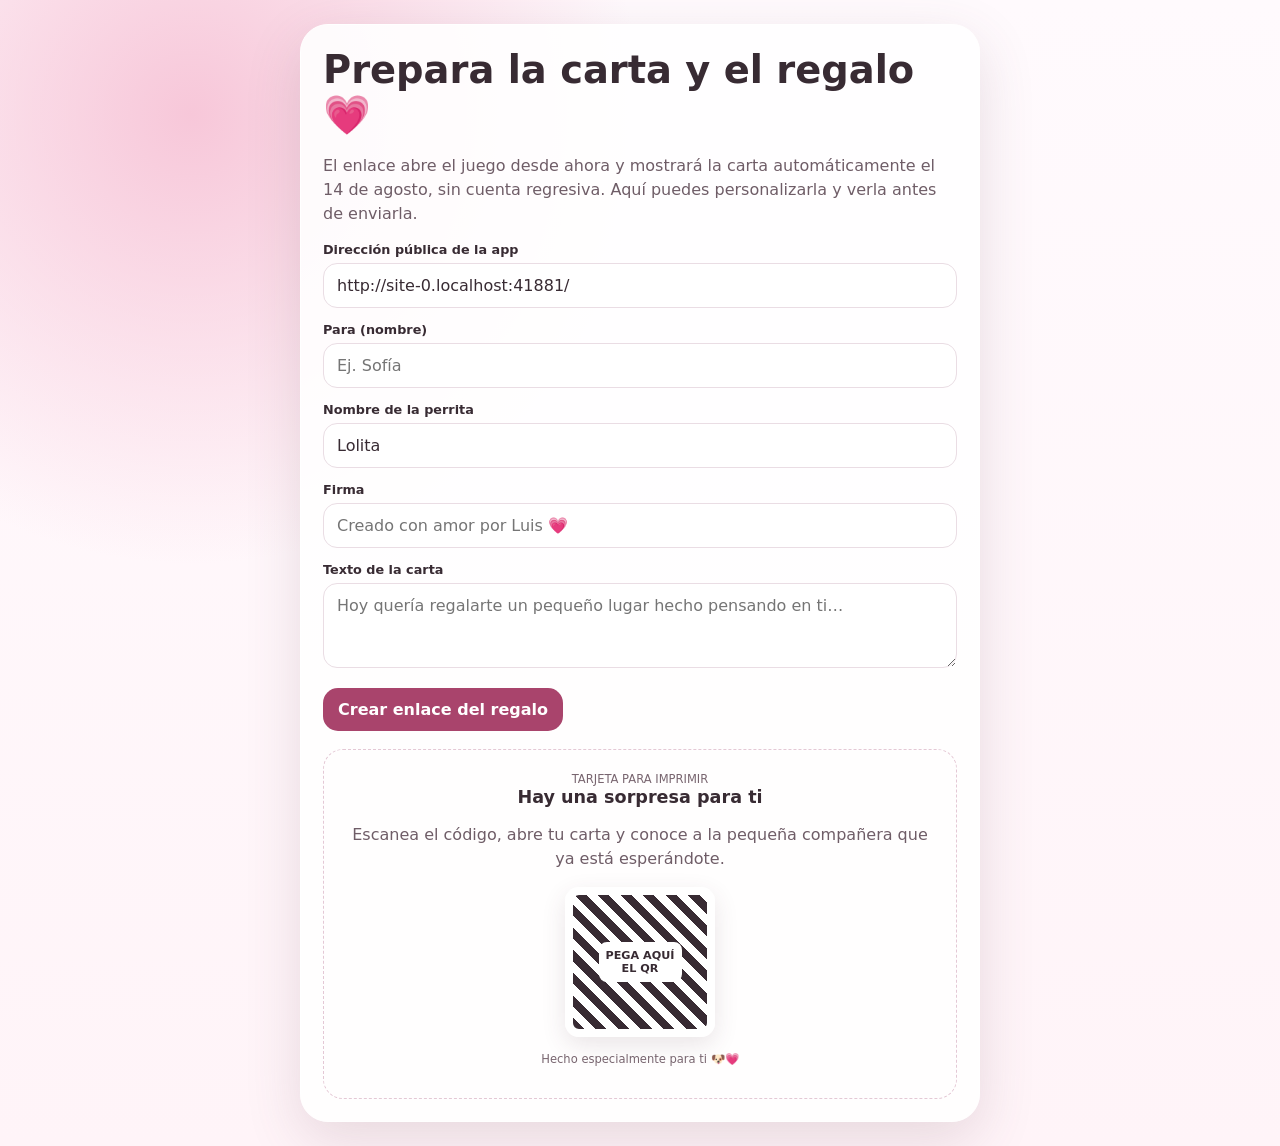
<file: personalizar.html>
<!doctype html>
<html lang="es">
<head>
  <meta charset="utf-8" />
  <meta name="viewport" content="width=device-width,initial-scale=1" />
  <meta name="robots" content="noindex,nofollow" />
  <title>Preparar regalo — Tamagotchi romántico</title>
  <style>
    *{box-sizing:border-box} body{margin:0;min-height:100vh;font-family:system-ui,-apple-system,"Segoe UI",sans-serif;color:#382b33;background:radial-gradient(circle at 15% 10%,#f7c7d9 0,transparent 30%),linear-gradient(180deg,#fffafd,#fff4f8);padding:24px 16px}.wrap{width:min(100%,680px);margin:auto}.card{background:rgba(255,255,255,.9);border:1px solid #fff;border-radius:28px;padding:22px;box-shadow:0 18px 55px rgba(105,67,87,.16)}h1{margin:0 0 8px;font-size:clamp(1.6rem,6vw,2.4rem);letter-spacing:0}p{color:#6f5d67;line-height:1.5}.field{margin:14px 0}.field label{display:block;font-size:.8rem;font-weight:800;margin-bottom:6px}.field input,.field textarea{width:100%;border:1px solid #eadde4;border-radius:14px;padding:12px 13px;font:inherit;color:#382b33;outline:none}.field textarea{min-height:85px;resize:vertical}.field input:focus,.field textarea:focus{border-color:#b64f78;box-shadow:0 0 0 3px rgba(182,79,120,.14)}button,a.button{border:0;border-radius:15px;padding:12px 15px;font:inherit;font-weight:850;cursor:pointer;text-decoration:none;display:inline-flex;align-items:center;justify-content:center;touch-action:manipulation}.primary{background:#a9446c;color:#fff}.secondary{background:#f2e8ed;color:#382b33}.buttons{display:flex;gap:9px;flex-wrap:wrap;margin-top:16px}.result{margin-top:18px;padding:14px;border-radius:18px;background:#fff7fa;display:none}.result.show{display:block}.url{font-size:.8rem;word-break:break-all;color:#684c5b;background:#fff;padding:10px;border-radius:12px;margin:10px 0}.tip{font-size:.8rem}.form-error{margin:10px 0 0;color:#8c2e4e;font-weight:800}.preview{margin-top:18px;border:1px dashed #e4c8d5;border-radius:20px;padding:18px;text-align:center}.preview strong{display:block;font-size:1.1rem}.qr-placeholder{width:150px;height:150px;margin:14px auto;border-radius:14px;background:repeating-linear-gradient(45deg,#382b33 0 8px,#fff 8px 16px);display:grid;place-items:center;border:8px solid #fff;box-shadow:0 8px 24px rgba(83,53,68,.12)}.qr-placeholder span{background:#fff;padding:7px;border-radius:8px;font-size:.7rem;font-weight:800}.small{font-size:.72rem;color:#78656f}@media(max-width:560px){body{padding:16px 10px}.card{padding:18px 14px;border-radius:22px}.buttons{display:grid;grid-template-columns:1fr}.field input,.field textarea{font-size:16px}button,a.button{width:100%;min-height:46px}.preview{padding:14px}.qr-placeholder{width:132px;height:132px}}@media print{body{background:#fff}.form-part,.result{display:none!important}.card{box-shadow:none;border:0}.preview{border:0;margin-top:0}.qr-placeholder{background:#fff;border:2px dashed #777;box-shadow:none}.qr-placeholder span{display:block}.small{display:none}}
  </style>
</head>
<body>
  <main class="wrap">
    <section class="card">
      <div class="form-part">
        <h1>Prepara la carta y el regalo 💗</h1>
        <p>El enlace abre el juego desde ahora y mostrará la carta automáticamente el 14 de agosto, sin cuenta regresiva. Aquí puedes personalizarla y verla antes de enviarla.</p>
        <div class="field"><label for="base">Dirección pública de la app</label><input id="base" inputmode="url" placeholder="https://tuusuario.github.io/tamagochi/" /></div>
        <div class="field"><label for="para">Para (nombre)</label><input id="para" maxlength="24" placeholder="Ej. Sofía" /></div>
        <div class="field"><label for="mascota">Nombre de la perrita</label><input id="mascota" maxlength="18" placeholder="Ej. Lolita" value="Lolita" /></div>
        <div class="field"><label for="firma">Firma</label><input id="firma" maxlength="60" placeholder="Creado con amor por Luis 💗" /></div>
        <div class="field"><label for="nota">Texto de la carta</label><textarea id="nota" maxlength="600" placeholder="Hoy quería regalarte un pequeño lugar hecho pensando en ti…"></textarea></div>
        <div class="buttons"><button class="primary" id="build">Crear enlace del regalo</button></div>
        <p class="tip form-error" id="formError" role="alert" tabindex="-1" hidden></p>
        <div class="result" id="result" role="status" aria-live="polite" tabindex="-1">
          <strong>Enlace del regalo listo</strong>
          <div class="url" id="url"></div>
          <div class="buttons"><button class="primary" id="copy">Copiar enlace</button><a class="button secondary" id="previewLetter" target="_blank" rel="noopener">Ver la carta ahora</a><a class="button secondary" id="previewGame" target="_blank" rel="noopener">Probar el juego</a><a class="button secondary" id="open" target="_blank" rel="noopener">Abrir el regalo</a></div>
          <p class="tip">En Chrome para Android: abre el enlace y toca <strong>Compartir → Código QR</strong>. Luego imprime ese QR y pégalo en la tarjeta.</p>
        </div>
      </div>

      <div class="preview">
        <span class="small">TARJETA PARA IMPRIMIR</span>
        <strong>Hay una sorpresa para ti</strong>
        <p>Escanea el código, abre tu carta y conoce a la pequeña compañera que ya está esperándote.</p>
        <div class="qr-placeholder"><span>PEGA AQUÍ<br>EL QR</span></div>
        <p class="small">Hecho especialmente para ti 🐶💗</p>
      </div>
    </section>
  </main>
  <script>
    const $ = id => document.getElementById(id);
    let built = '';
    const showError = message => { $('formError').textContent = message; $('formError').hidden = false; $('formError').focus(); };
    if (location.protocol.startsWith('http')) $('base').value = new URL('./', location.href).href.replace(/personalizar\.html.*$/, '');
    $('build').addEventListener('click', () => {
      built = '';
      $('result').classList.remove('show');
      $('formError').hidden = true;
      const raw = $('base').value.trim();
      if (!raw) { showError('Pega primero la dirección pública de la app.'); return; }
      try {
        const baseUrl = new URL(raw);
        if (baseUrl.protocol !== 'https:' && !['localhost','127.0.0.1'].includes(baseUrl.hostname)) throw new Error('La dirección debe usar HTTPS.');
        if (!baseUrl.pathname.endsWith('/') && !baseUrl.pathname.endsWith('.html')) baseUrl.pathname += '/';
        const url = new URL('./carta.html', baseUrl);
        url.search = '';
        url.hash = '';
        const values = { para: $('para').value.trim(), mascota: $('mascota').value.trim(), firma: $('firma').value.trim(), nota: $('nota').value.trim() };
        Object.entries(values).forEach(([key,value]) => value && url.searchParams.set(key,value));
        built = url.toString();
        if (built.length > 1800) { showError('La carta es demasiado larga para convertirla en un QR confiable. Acorta un poco el texto.'); return; }
        $('url').textContent = built;
        $('open').href = built;
        const previewUrl = new URL(built);
        previewUrl.searchParams.set('preview','1');
        $('previewLetter').href = previewUrl.toString();
        const gamePreviewUrl = new URL('./index.html', url);
        gamePreviewUrl.search = url.search;
        gamePreviewUrl.searchParams.set('preview','1');
        $('previewGame').href = gamePreviewUrl.toString();
        $('result').classList.add('show');
        $('result').focus();
      } catch { showError('La dirección no parece válida. Debe empezar con https://'); }
    });
    $('copy').addEventListener('click', async () => {
      if (!built) return;
      try { await navigator.clipboard.writeText(built); $('copy').textContent='¡Copiado!'; setTimeout(()=>$('copy').textContent='Copiar enlace',1500); }
      catch { prompt('Copia el enlace:', built); }
    });
    if ('serviceWorker' in navigator && location.protocol.startsWith('http')) {
      window.addEventListener('load', () => navigator.serviceWorker.register('./sw.js').catch(() => {}));
    }
  </script>
</body>
</html>
</file>
<file: styles.css>
:root {
  color-scheme: light;
  --bg: #fff7fb;
  --surface: rgba(255, 255, 255, .9);
  --surface-solid: #fff;
  --text: #382b33;
  --muted: #806d78;
  --accent: #e56f9f;
  --accent-dark: #c94f82;
  --pink-soft: #fde5ef;
  --purple: #9a7ee4;
  --green: #65af7d;
  --blue: #62a9d4;
  --gold: #e5a94c;
  --danger: #d85f70;
  --line: rgba(91, 59, 76, .1);
  --shadow: 0 20px 60px rgba(103, 64, 85, .14);
  --shadow-small: 0 10px 30px rgba(103, 64, 85, .1);
  --radius: 26px;
}

* { box-sizing: border-box; }
[hidden] { display: none !important; }
html { min-height: 100%; background: var(--bg); }
body {
  margin: 0;
  min-height: 100vh;
  overflow-x: hidden;
  color: var(--text);
  font-family: Inter, ui-rounded, system-ui, -apple-system, BlinkMacSystemFont, "Segoe UI", sans-serif;
  background:
    radial-gradient(circle at 7% 5%, rgba(249, 189, 213, .72), transparent 25rem),
    radial-gradient(circle at 93% 15%, rgba(219, 209, 255, .72), transparent 25rem),
    linear-gradient(180deg, #fffafd 0%, #fff5f9 55%, #f9f3ff 100%);
}
body.modal-open { overflow: hidden; }
button, input, textarea { font: inherit; }
button { touch-action: manipulation; -webkit-tap-highlight-color: transparent; }
button:focus-visible, input:focus-visible, textarea:focus-visible {
  outline: 3px solid rgba(229, 111, 159, .35);
  outline-offset: 3px;
}

.app-shell {
  width: min(100%, 1040px);
  margin: 0 auto;
  padding: max(20px, env(safe-area-inset-top)) 18px max(30px, env(safe-area-inset-bottom));
}
.topbar { display: flex; align-items: center; justify-content: space-between; gap: 18px; }
.pet-hud { display: flex; min-width: 0; align-items: center; gap: 11px; }
.pet-hud > div { min-width: 0; }
.brand-paw { display: grid; flex: 0 0 auto; width: 45px; height: 45px; place-items: center; border: 1px solid rgba(255,255,255,.92); border-radius: 16px; background: linear-gradient(145deg,#fff,#fce1ed); box-shadow: var(--shadow-small); font-size: 1.25rem; transform: rotate(-6deg); }
.pet-hud h1 { overflow: hidden; margin: 0; font-size: clamp(1.48rem,5vw,2.15rem); text-overflow: ellipsis; white-space: nowrap; }
.pet-hud p { margin: 3px 0 0; color: var(--muted); font-size: .72rem; font-weight: 750; }
.eyebrow {
  margin: 0;
  color: var(--accent-dark);
  font-size: .7rem;
  font-weight: 900;
  letter-spacing: .1em;
  text-transform: uppercase;
}
h1, h2, p { margin-top: 0; }
h1 { margin-bottom: 0; font-size: clamp(1.65rem, 5vw, 2.75rem); line-height: 1.02; letter-spacing: 0; }
h2 { margin-bottom: 0; font-size: 1.2rem; line-height: 1.12; }
.icon-button {
  flex: 0 0 auto;
  width: 48px;
  height: 48px;
  border: 1px solid rgba(255,255,255,.9);
  border-radius: 17px;
  color: var(--text);
  background: rgba(255,255,255,.78);
  box-shadow: var(--shadow-small);
  cursor: pointer;
  font-size: 1.1rem;
  transition: transform .18s ease, background .18s ease;
}
.icon-button:hover { transform: translateY(-2px) rotate(3deg); background: #fff; }

.world-meta { display: flex; align-items: center; gap: 8px; margin: 15px 0; overflow-x: auto; scrollbar-width: none; }
.world-meta::-webkit-scrollbar { display: none; }
.meta-pill {
  flex: 0 0 auto;
  padding: 8px 12px;
  border: 1px solid rgba(255,255,255,.95);
  border-radius: 999px;
  color: var(--muted);
  background: rgba(255,255,255,.72);
  box-shadow: 0 7px 20px rgba(81,51,67,.07);
  font-size: .77rem;
  font-weight: 800;
}
.meta-pill.coins { color: #986614; background: rgba(255,249,226,.9); }
.coin-button { border-color: rgba(255,255,255,.95); cursor: pointer; font-family: inherit; transition: transform .16s ease, background .16s ease; }
.coin-button:hover, .coin-button:focus-visible { background: #fff8da; transform: translateY(-1px); }

.scene-card {
  position: relative;
  min-height: 570px;
  overflow: hidden;
  border: 1px solid rgba(255,255,255,.95);
  border-radius: 34px;
  background: rgba(255,255,255,.88);
  box-shadow: var(--shadow);
  isolation: isolate;
}
.room { position: absolute; inset: 0; overflow: hidden; z-index: -1; transition: background 1s ease; }
.room::before {
  content: "";
  position: absolute;
  left: 0;
  right: 0;
  bottom: 0;
  height: 32%;
  background: repeating-linear-gradient(90deg, rgba(132,94,73,.06) 0 2px, transparent 2px 90px), linear-gradient(#f6e9df,#f2dfd3);
  border-top: 1px solid rgba(110,79,63,.08);
}
.room-day { background: linear-gradient(145deg, #fffefc 0%, #fff2f7 57%, #f0eaff 100%); }
.room-evening { background: linear-gradient(145deg, #fff4df 0%, #ffdce7 55%, #dfd5fb 100%); }
.room-night { background: linear-gradient(145deg, #2f3254 0%, #443958 55%, #5c4663 100%); }
.room-night::before { background: linear-gradient(rgba(54,44,65,.94), rgba(43,37,55,.98)); border-color: rgba(255,255,255,.05); }
.scene-card.is-sleeping .room { filter: brightness(.8) saturate(.82); }
.window {
  position: absolute;
  top: 84px;
  right: 8%;
  width: 120px;
  height: 105px;
  overflow: hidden;
  border: 9px solid rgba(255,255,255,.78);
  border-radius: 48% 48% 18px 18px;
  background: linear-gradient(#a9ddf4, #eaf8ff);
  box-shadow: 0 10px 26px rgba(67,76,97,.11), inset 0 0 0 1px rgba(71,119,145,.12);
  transition: background 1s ease;
}
.window::before, .window::after { content: ""; position: absolute; z-index: 2; background: rgba(255,255,255,.58); }
.window::before { top: 0; bottom: 0; left: 50%; width: 4px; transform: translateX(-50%); }
.window::after { top: 52%; left: 0; right: 0; height: 4px; }
.sky-orb { position: absolute; top: 12px; right: 16px; width: 28px; height: 28px; border-radius: 50%; background: #ffe070; box-shadow: 0 0 20px rgba(255,215,80,.75); }
.window i { position: absolute; bottom: 13px; width: 42px; height: 22px; border-radius: 50% 50% 0 0; background: #92c99b; }
.window i:nth-of-type(1) { left: -8px; }
.window i:nth-of-type(2) { left: 27px; bottom: 7px; background: #79b98b; }
.window i:nth-of-type(3) { right: -8px; }
.room-night .window { background: linear-gradient(#202b57,#4d5580); }
.room-night .sky-orb { width: 26px; height: 26px; background: #f6f1d3; box-shadow: 0 0 16px rgba(255,248,204,.5); }
.room-night .window i { filter: brightness(.55); }
.wall-art {
  position: absolute;
  top: 105px;
  left: 9%;
  display: grid;
  width: 70px;
  height: 62px;
  place-items: center;
  border: 7px solid rgba(255,255,255,.8);
  border-radius: 16px;
  color: var(--accent);
  background: #fff5f8;
  box-shadow: 0 8px 24px rgba(91,57,74,.08);
  font-size: 1.8rem;
  transform: rotate(-3deg);
}
.plant { position: absolute; left: 7%; bottom: 96px; width: 68px; height: 105px; }
.plant b { position: absolute; left: 15px; bottom: 0; width: 45px; height: 40px; border-radius: 9px 9px 19px 19px; background: #d89674; }
.plant span { position: absolute; bottom: 29px; left: 28px; width: 24px; height: 54px; border-radius: 80% 12% 80% 12%; background: #79b986; transform-origin: bottom; }
.plant span:nth-child(1) { transform: rotate(-40deg); }
.plant span:nth-child(2) { height: 69px; transform: rotate(4deg); background: #67a976; }
.plant span:nth-child(3) { transform: rotate(41deg); }
.bed { position: absolute; right: 6%; bottom: 63px; width: 165px; height: 78px; border-radius: 45px 28px 18px 18px; background: #e6d8fa; box-shadow: inset 0 -14px rgba(119,91,160,.08), 0 12px 20px rgba(67,46,85,.1); }
.bed::before { content: ""; position: absolute; left: 7px; right: 7px; bottom: -10px; height: 20px; border-radius: 50%; background: rgba(79,51,95,.13); filter: blur(6px); z-index: -1; }
.bed span { position: absolute; top: 9px; left: 16px; width: 66px; height: 35px; border-radius: 18px; background: #fff; box-shadow: inset -7px -5px rgba(142,112,179,.07); }
.rug { position: absolute; left: 50%; bottom: 50px; width: 350px; height: 92px; border-radius: 50%; background: radial-gradient(ellipse, rgba(235,172,200,.42) 0 58%, rgba(235,172,200,.13) 60% 66%, transparent 68%); transform: translateX(-50%); }
.bowl { position: absolute; bottom: 74px; width: 58px; height: 22px; border-radius: 8px 8px 25px 25px; text-align: center; background: #f19ab7; box-shadow: inset 0 -7px rgba(128,55,83,.09), 0 8px 13px rgba(87,53,68,.12); }
.bowl span { position: relative; top: -9px; font-size: 1rem; }
.bowl.empty { opacity: .58; }
.food-bowl { left: calc(50% - 155px); }
.water-bowl { left: calc(50% - 91px); background: #92cce6; }

.scene-head { position: relative; z-index: 3; display: flex; align-items: flex-start; justify-content: space-between; gap: 14px; padding: 20px 22px; }
.scene-head h2 { font-size: 1.6rem; }
.scene-head p { margin: 5px 0 0; color: var(--muted); font-size: .85rem; }
.scene-head-status { display: flex; align-items: flex-end; flex-direction: column; gap: 6px; }
.scene-head-status .overall-badge { padding: 5px 8px; border: 1px solid rgba(255,255,255,.72); box-shadow: 0 6px 18px rgba(81,50,66,.06); }
.pet-title-line { display: flex; align-items: center; gap: 8px; flex-wrap: wrap; }
.personality-chip, .level-pill { border-radius: 999px; font-size: .71rem; font-weight: 900; }
.personality-chip { padding: 5px 9px; color: #7459b3; background: #f0eaff; }
.level-pill { padding: 8px 11px; color: var(--accent-dark); background: #fff; box-shadow: 0 8px 20px rgba(81,50,66,.09); }
.room-night ~ .scene-head, .scene-card.is-night .scene-head { color: #fff; }
.scene-card.is-night .scene-head p { color: rgba(255,255,255,.72); }

.speech {
  position: absolute;
  z-index: 7;
  top: 126px;
  left: 50%;
  max-width: min(82%, 430px);
  padding: 10px 14px;
  border-radius: 18px 18px 18px 5px;
  color: var(--text);
  background: #fff;
  box-shadow: 0 10px 30px rgba(69,45,57,.14);
  font-size: .82rem;
  font-weight: 800;
  text-align: center;
  opacity: 0;
  transform: translate(-50%, 6px) scale(.96);
  transition: opacity .2s ease, transform .2s ease;
  pointer-events: none;
}
.speech.show { opacity: 1; transform: translate(-50%, 0) scale(1); }
.speech::after { content: ""; position: absolute; left: 18px; bottom: -7px; border-style: solid; border-width: 8px 8px 0 0; border-color: #fff transparent transparent transparent; }

.pet-zone { position: relative; height: 360px; display: grid; place-items: center; }
.activity-float { position: absolute; z-index: 4; top: 36px; left: 50%; padding: 7px 11px; border-radius: 999px; color: var(--muted); background: rgba(255,255,255,.76); font-size: .7rem; font-weight: 850; transform: translateX(-50%); backdrop-filter: blur(8px); }
.pet-wrap { position: relative; z-index: 3; width: 245px; height: 230px; margin-top: 35px; transform-origin: center bottom; animation: petIdle 4.2s cubic-bezier(.45,0,.25,1) infinite; cursor: pointer; touch-action: manipulation; -webkit-tap-highlight-color: transparent; }
.pet-wrap:focus-visible { outline: 4px solid rgba(229,111,159,.38); outline-offset: 5px; border-radius: 45%; }
.pet-wrap:active { filter: brightness(1.03); }
@keyframes petIdle {
  0%,100% { transform: translateY(1px) rotate(-.6deg); }
  28% { transform: translateY(-3px) rotate(.25deg); }
  55% { transform: translateY(-7px) rotate(.7deg); }
  78% { transform: translateY(-2px) rotate(-.2deg); }
}
.pet-wrap.sitting { animation: petSitSettle 4.4s cubic-bezier(.45,0,.25,1) infinite; }
@keyframes petSitSettle {
  0% { transform: translateY(-3px) scale(1.02,.98); }
  12%,82% { transform: translateY(8px) scale(1); }
  88% { transform: translateY(7px) rotate(-1.5deg); }
  94% { transform: translateY(8px) rotate(1deg); }
  100% { transform: translateY(-3px) scale(1.02,.98); }
}
.pet-wrap.walking { animation: petWalk .74s cubic-bezier(.45,0,.55,1) infinite; }
@keyframes petWalk {
  0%,100% { transform: translate(-7px,2px) rotate(-2deg); }
  24% { transform: translate(-2px,-7px) rotate(-.5deg); }
  50% { transform: translate(7px,1px) rotate(2deg); }
  76% { transform: translate(2px,-8px) rotate(.5deg); }
}
.pet-wrap.playing, .pet-wrap.training { animation: petBounce .86s cubic-bezier(.45,0,.25,1) infinite; }
@keyframes petBounce {
  0%,100% { transform: translateY(2px) scale(1.01,.99); }
  18% { transform: translateY(5px) scale(1.045,.955); }
  48% { transform: translateY(-22px) scale(.98,1.025); }
  72% { transform: translateY(-5px) scale(1.015,.985); }
  86% { transform: translateY(3px) scale(1.035,.965); }
}
.pet-wrap.eating, .pet-wrap.drinking { animation: petNibble .96s cubic-bezier(.45,0,.55,1) infinite; }
@keyframes petNibble {
  0%,18%,100% { transform: translateY(1px) rotate(-.5deg); }
  38% { transform: translateY(8px) rotate(1.5deg); }
  55% { transform: translateY(3px) rotate(0); }
  72% { transform: translateY(9px) rotate(2deg); }
}
.pet-wrap.sleeping { animation: petSleep 3.4s ease-in-out infinite; }
@keyframes petSleep { 0%,100% { transform: translateY(11px) rotate(-4deg) scaleY(.94); } 50% { transform: translateY(15px) rotate(-2deg) scaleY(.91); } }
.dog { position: absolute; left: 28px; top: 19px; width: 190px; height: 195px; filter: drop-shadow(0 18px 14px rgba(88,52,33,.14)); transform-origin: 50% 85%; will-change: transform; backface-visibility: hidden; }
.body { position: absolute; z-index: 1; left: 55px; bottom: 7px; width: 83px; height: 80px; border-radius: 44% 44% 32% 32%; background: linear-gradient(145deg, #d49a6d, #ba744c); box-shadow: inset 7px -8px rgba(93,50,29,.07); transform-origin: center bottom; animation: livingBreath 3.8s cubic-bezier(.45,0,.25,1) infinite; }
.chest { position: absolute; left: 22px; top: 4px; width: 40px; height: 54px; border-radius: 48%; background: rgba(246,218,187,.68); transform-origin: center bottom; animation: chestBreath 3.8s cubic-bezier(.45,0,.25,1) infinite; }
@keyframes livingBreath { 0%,100% { transform: scale(1,1); } 52% { transform: translateY(-1px) scale(1.025,1.04); } }
@keyframes chestBreath { 0%,100% { transform: scale(.98,1); opacity: .68; } 52% { transform: scale(1.04,1.035); opacity: .78; } }
.tail { position: absolute; z-index: 0; right: 10px; bottom: 49px; width: 69px; height: 25px; border-radius: 999px; background: #ba744c; transform-origin: left center; animation: wag .62s cubic-bezier(.37,0,.63,1) infinite alternate; }
@keyframes wag {
  0% { transform: rotate(-15deg) scaleX(.98); }
  55% { transform: rotate(-33deg) scaleX(1.015); }
  100% { transform: rotate(-49deg) scaleX(1.03); }
}
.pet-wrap.sleeping .tail { animation-duration: 2s; }
.paw { position: absolute; z-index: 5; bottom: 0; width: 41px; height: 24px; border-radius: 50%; background: #e2ad82; box-shadow: inset 0 -5px rgba(117,69,40,.06); transform-origin: center; }
.paw-left { left: 45px; }
.paw-right { right: 45px; }
.ear { position: absolute; z-index: 2; top: 27px; width: 65px; height: 94px; border-radius: 62% 50% 57% 67%; background: linear-gradient(#a86f49,#925b39); box-shadow: inset 0 -10px rgba(68,39,23,.08); transform-origin: 50% 15%; }
.ear-left { left: 9px; transform: rotate(17deg); animation: idleEarLeft 7.4s ease-in-out infinite; }
.ear-right { right: 9px; transform: scaleX(-1) rotate(17deg); animation: idleEarRight 7.4s .28s ease-in-out infinite; }
@keyframes idleEarLeft { 0%,69%,79%,100% { transform: rotate(17deg); } 73% { transform: rotate(10deg) translateY(-2px); } 76% { transform: rotate(21deg) translateY(1px); } }
@keyframes idleEarRight { 0%,74%,84%,100% { transform: scaleX(-1) rotate(17deg); } 78% { transform: scaleX(-1) rotate(11deg) translateY(-2px); } 81% { transform: scaleX(-1) rotate(22deg) translateY(1px); } }
.head { position: absolute; z-index: 4; left: 26px; top: 27px; width: 139px; height: 135px; border-radius: 48% 48% 45% 45%; background: linear-gradient(145deg, #daa478, #c48459); box-shadow: inset 8px -8px rgba(102,61,33,.07), 0 12px 22px rgba(91,52,30,.13); transform-origin: 50% 78%; animation: gentleHead 7.6s cubic-bezier(.45,0,.25,1) infinite; }
@keyframes gentleHead { 0%,24%,100% { transform: rotate(0) translateY(0); } 36%,52% { transform: rotate(-2.5deg) translate(-1px,1px); } 66%,82% { transform: rotate(2deg) translate(1px,0); } }
.spot { position: absolute; top: 5px; left: 13px; width: 47px; height: 62px; border-radius: 58% 42% 55% 45%; background: rgba(255,239,216,.48); transform: rotate(12deg); }
.eye { position: absolute; top: 48px; width: 18px; height: 23px; border-radius: 50%; background: #33221c; transform-origin: center 60%; transition: top .3s ease, height .3s ease, border-radius .3s ease; }
.eye::after { content: ""; position: absolute; top: 3px; left: 4px; width: 5px; height: 7px; border-radius: 50%; background: rgba(255,255,255,.92); animation: eyeGlance 7.6s ease-in-out infinite; }
@keyframes eyeGlance { 0%,28%,100% { transform: translateX(0); } 39%,52% { transform: translateX(-1.5px); } 68%,82% { transform: translateX(1.5px); } }
.eye-left { left: 34px; }
.eye-right { right: 34px; }
.brow { position: absolute; top: 40px; width: 19px; height: 8px; border-top: 3px solid rgba(77,43,30,.46); border-radius: 50%; opacity: 0; }
.brow-left { left: 31px; }
.brow-right { right: 31px; }
.muzzle { position: absolute; left: 34px; bottom: 17px; width: 71px; height: 55px; border-radius: 50% 50% 46% 46%; background: #efd1af; }
.muzzle::before, .muzzle::after { content: ""; position: absolute; top: 21px; width: 13px; height: 7px; border-radius: 50%; background: rgba(232,118,147,.28); opacity: 0; transition: opacity .35s ease; }
.muzzle::before { left: -13px; transform: rotate(8deg); }
.muzzle::after { right: -13px; transform: rotate(-8deg); }
.nose { position: absolute; top: 8px; left: 23px; width: 25px; height: 18px; border-radius: 50% 50% 48% 48%; background: #33211c; transform-origin: center; }
.nose::after { content: ""; position: absolute; top: 3px; left: 5px; width: 7px; height: 4px; border-radius: 50%; background: rgba(255,255,255,.3); }
.mouth { position: absolute; top: 24px; left: 21px; width: 29px; height: 16px; border-bottom: 3px solid #674034; border-radius: 0 0 50% 50%; transition: top .3s ease, border .3s ease, border-radius .3s ease; }
.tongue { display: none; position: absolute; top: 35px; left: 25px; width: 21px; height: 19px; border-radius: 0 0 50% 50%; background: #e989a0; transform-origin: center top; }
.dog.happy-face .tongue { display: block; }
.dog.happy-face .tongue { animation: happyTongue 1.45s ease-in-out infinite; }
.dog.happy-face .muzzle::before, .dog.happy-face .muzzle::after { opacity: .72; }
.dog.happy-face .tail { animation-duration: .44s; }
@keyframes happyTongue { 0%,100% { transform: translateY(0) scaleY(.96); } 50% { transform: translateY(2px) scaleY(1.08); } }
.dog.sad-face .mouth, .dog.sick-face .mouth { top: 32px; border-top: 3px solid #674034; border-bottom: 0; border-radius: 50% 50% 0 0; }
.dog.sad-face .brow, .dog.sick-face .brow { opacity: 1; }
.dog.sad-face .brow-left, .dog.sick-face .brow-left { transform: rotate(-17deg); }
.dog.sad-face .brow-right, .dog.sick-face .brow-right { transform: rotate(17deg); }
.dog.sleepy-face .eye { top: 58px; height: 4px; border-radius: 999px; }
.dog.sleepy-face .eye::after { display: none; }
.dog.sleepy-face .tail { animation: tiredTail 2.4s ease-in-out infinite; }
.dog.sad-face { animation: sadPresence 4.6s ease-in-out infinite; }
.dog.sad-face .tail { animation: sadTail 2.7s ease-in-out infinite; }
.dog.sick-face { filter: saturate(.63) drop-shadow(0 18px 14px rgba(88,52,33,.14)); animation: sickShiver 4.2s ease-in-out infinite; }
.dog.sick-face .tail { animation: sickTail 3.2s ease-in-out infinite; }
@keyframes tiredTail { 0%,72%,100% { transform: rotate(-19deg); } 84% { transform: rotate(-29deg); } 92% { transform: rotate(-23deg); } }
@keyframes sadPresence { 0%,100% { transform: translateY(5px) rotate(-1deg); } 50% { transform: translateY(8px) rotate(1deg) scaleY(.985); } }
@keyframes sadTail { 0%,68%,100% { transform: rotate(5deg) scaleX(.96); } 80% { transform: rotate(-8deg) scaleX(1); } 91% { transform: rotate(1deg) scaleX(.98); } }
@keyframes sickShiver { 0%,70%,100% { transform: translate(0,7px); } 74% { transform: translate(-1.5px,7px) rotate(-.6deg); } 78% { transform: translate(1.5px,7px) rotate(.6deg); } 82% { transform: translate(-1px,7px); } 86% { transform: translate(0,7px); } }
@keyframes sickTail { 0%,82%,100% { transform: rotate(7deg); } 89% { transform: rotate(1deg); } 95% { transform: rotate(5deg); } }
.dirt { position: absolute; z-index: 6; color: #765a42; font-size: .75rem; opacity: 0; }
.dirt-one { top: 86px; left: 19px; }
.dirt-two { top: 103px; right: 15px; }
.dog.dirty .dirt { opacity: .62; }
.dog:not(.sleepy-face) .eye { animation: dogBlink 6.6s cubic-bezier(.45,0,.25,1) infinite; }
@keyframes dogBlink { 0%,43%,47%,53%,57%,100% { transform: scaleY(1); } 45%,55% { transform: scaleY(.08); } }

/* Las actividades cambian la postura completa y también pequeños gestos. */
.pet-wrap.sitting .body { animation: seatedBreath 3.2s ease-in-out infinite; }
.pet-wrap.sitting .paw-left { transform: translate(-4px,1px) rotate(4deg); }
.pet-wrap.sitting .paw-right { transform: translate(4px,1px) rotate(-4deg); }
.pet-wrap.sitting .head { animation: seatedLook 4.4s ease-in-out infinite; }
@keyframes seatedBreath { 0%,100% { transform: translateY(3px) scale(1,1.08); } 50% { transform: translateY(1px) scale(1.025,1.1); } }
@keyframes seatedLook { 0%,72%,100% { transform: rotate(0); } 80% { transform: rotate(-4deg) translateY(1px); } 89% { transform: rotate(3deg); } }

.pet-wrap.night-awake { animation: drowsySway 3.8s ease-in-out infinite; }
.pet-wrap.night-awake .head { animation: drowsyNod 3.8s ease-in-out infinite; }
.pet-wrap.night-awake .tail { animation-duration: 1.7s; }
.pet-wrap.night-awake .ear-left { transform: rotate(25deg) translateY(4px); }
.pet-wrap.night-awake .ear-right { transform: scaleX(-1) rotate(25deg) translateY(4px); }
@keyframes drowsySway { 0%,100% { transform: translateY(9px) rotate(-1deg); } 50% { transform: translateY(12px) rotate(1deg) scaleY(.98); } }
@keyframes drowsyNod { 0%,30%,100% { transform: translateY(5px) rotate(-3deg); } 55%,72% { transform: translateY(13px) rotate(5deg); } }

.pet-wrap.watching .head { animation: lookAround 5.4s ease-in-out infinite; }
.pet-wrap.watching .tail { animation-duration: 1.15s; }
@keyframes lookAround { 0%,18%,100% { transform: rotate(-7deg) translateX(-2px); } 38%,68% { transform: rotate(7deg) translateX(3px); } 80% { transform: rotate(0); } }

.pet-wrap.alert .ear-left { animation: earPrickLeft 1.8s ease-in-out infinite; }
.pet-wrap.alert .ear-right { animation: earPrickRight 1.8s .18s ease-in-out infinite; }
.pet-wrap.alert .head { animation: alertHead 2.8s ease-in-out infinite; }
@keyframes earPrickLeft { 0%,65%,100% { transform: rotate(17deg); } 72% { transform: rotate(4deg) translateY(-5px); } 82% { transform: rotate(21deg); } }
@keyframes earPrickRight { 0%,65%,100% { transform: scaleX(-1) rotate(17deg); } 72% { transform: scaleX(-1) rotate(4deg) translateY(-5px); } 82% { transform: scaleX(-1) rotate(21deg); } }
@keyframes alertHead { 0%,60%,100% { transform: rotate(0); } 70%,88% { transform: rotate(4deg) translateY(-2px); } }

.pet-wrap.grooming { animation: groomSettle 4.6s ease-in-out infinite; }
.pet-wrap.grooming .head { animation: groomHead 4.6s ease-in-out infinite; }
.pet-wrap.grooming .paw-left { animation: scratchEar 4.6s ease-in-out infinite; }
.pet-wrap.grooming .ear-left { animation: scratchFlop 4.6s ease-in-out infinite; }
@keyframes groomSettle { 0%,100% { transform: translateY(7px) rotate(0); } 18%,82% { transform: translateY(9px) rotate(-2deg); } }
@keyframes groomHead { 0%,13%,88%,100% { transform: rotate(0); } 22%,78% { transform: rotate(-11deg) translate(-4px,4px); } }
@keyframes scratchEar { 0%,17%,82%,100% { transform: translate(0,0) rotate(0); } 24%,32%,40%,48%,56%,64%,72% { transform: translate(17px,-56px) rotate(-32deg); } 28%,36%,44%,52%,60%,68%,76% { transform: translate(10px,-49px) rotate(-18deg); } }
@keyframes scratchFlop { 0%,16%,84%,100% { transform: rotate(17deg); } 25%,75% { transform: rotate(31deg) translateY(5px); } }

.pet-wrap.pawing .paw-right { animation: givePaw 1.15s ease-in-out infinite; }
.pet-wrap.pawing .head { animation: proudHead 2.3s ease-in-out infinite; }
@keyframes givePaw { 0%,100% { transform: translate(4px,1px) rotate(-4deg); } 35%,68% { transform: translate(-18px,-45px) rotate(-20deg) scale(1.04); } }
@keyframes proudHead { 0%,100% { transform: rotate(-2deg); } 50% { transform: rotate(6deg) translateY(-3px); } }

.pet-wrap.stretching { animation: stretchSettle 5s ease-in-out infinite; }
.pet-wrap.stretching .body { animation: stretchBody 5s ease-in-out infinite; }
.pet-wrap.stretching .head { animation: stretchHead 5s ease-in-out infinite; }
.pet-wrap.stretching .paw-left { animation: stretchPawLeft 5s ease-in-out infinite; }
.pet-wrap.stretching .paw-right { animation: stretchPawRight 5s ease-in-out infinite; }
@keyframes stretchSettle { 0%,12%,88%,100% { transform: translateY(1px); } 28%,70% { transform: translateY(13px) scaleX(1.04); } }
@keyframes stretchBody { 0%,15%,85%,100% { transform: rotate(0) scale(1); } 30%,70% { transform: rotate(8deg) translate(4px,-6px) scale(1.08,.92); } }
@keyframes stretchHead { 0%,15%,85%,100% { transform: translate(0,0) rotate(0); } 30%,70% { transform: translate(-12px,25px) rotate(-8deg); } }
@keyframes stretchPawLeft { 0%,15%,85%,100% { transform: translate(0,0); } 30%,70% { transform: translate(-18px,8px) rotate(-5deg); } }
@keyframes stretchPawRight { 0%,15%,85%,100% { transform: translate(0,0); } 30%,70% { transform: translate(15px,8px) rotate(5deg); } }

.pet-wrap.walking .paw-left { animation: walkPawLeft .74s cubic-bezier(.45,0,.55,1) infinite; }
.pet-wrap.walking .paw-right { animation: walkPawRight .74s cubic-bezier(.45,0,.55,1) infinite; }
.pet-wrap.walking .ear-left { animation: walkEarLeft .74s cubic-bezier(.45,0,.55,1) infinite; }
.pet-wrap.walking .ear-right { animation: walkEarRight .74s cubic-bezier(.45,0,.55,1) infinite; }
@keyframes walkPawLeft { 0%,100% { transform: translateY(0) rotate(0); } 26% { transform: translateY(-14px) rotate(-9deg); } 54% { transform: translateY(1px) rotate(3deg); } 76% { transform: translateY(3px) rotate(1deg); } }
@keyframes walkPawRight { 0%,100% { transform: translateY(-14px) rotate(9deg); } 26% { transform: translateY(1px) rotate(-3deg); } 54% { transform: translateY(0) rotate(0); } 76% { transform: translateY(-13px) rotate(7deg); } }
@keyframes walkEarLeft { 0%,100% { transform: rotate(12deg); } 28% { transform: rotate(25deg) translateY(5px); } 54% { transform: rotate(16deg) translateY(1px); } 78% { transform: rotate(22deg) translateY(3px); } }
@keyframes walkEarRight { 0%,100% { transform: scaleX(-1) rotate(24deg) translateY(4px); } 28% { transform: scaleX(-1) rotate(13deg); } 54% { transform: scaleX(-1) rotate(22deg) translateY(3px); } 78% { transform: scaleX(-1) rotate(15deg) translateY(1px); } }

.pet-wrap.playing .tail, .pet-wrap.training .tail { animation-duration: .22s; }
.pet-wrap.playing .body, .pet-wrap.training .body { animation: playBody .86s cubic-bezier(.45,0,.25,1) infinite; }
.pet-wrap.playing .ear-left, .pet-wrap.training .ear-left { animation: happyEarLeft .86s cubic-bezier(.45,0,.25,1) infinite; }
.pet-wrap.playing .ear-right, .pet-wrap.training .ear-right { animation: happyEarRight .86s cubic-bezier(.45,0,.25,1) infinite; }
@keyframes playBody { 0%,100% { transform: scale(1.02,.98); } 20% { transform: scale(1.06,.94); } 50% { transform: translateY(-2px) scale(.98,1.03); } 84% { transform: scale(1.04,.96); } }
@keyframes happyEarLeft { 0%,100% { transform: rotate(14deg); } 24% { transform: rotate(19deg) translateY(2px); } 52% { transform: rotate(29deg) translateY(8px); } 78% { transform: rotate(21deg) translateY(3px); } }
@keyframes happyEarRight { 0%,100% { transform: scaleX(-1) rotate(14deg); } 24% { transform: scaleX(-1) rotate(21deg) translateY(3px); } 52% { transform: scaleX(-1) rotate(29deg) translateY(8px); } 78% { transform: scaleX(-1) rotate(19deg) translateY(2px); } }

.pet-wrap.eating .head, .pet-wrap.drinking .head { animation: headNibble .96s cubic-bezier(.45,0,.55,1) infinite; }
@keyframes headNibble { 0%,18%,100% { transform: translateY(2px) rotate(-1deg); } 38% { transform: translateY(17px) rotate(2.5deg); } 55% { transform: translateY(8px) rotate(0); } 72% { transform: translateY(18px) rotate(3deg); } }

.pet-wrap.sleeping .dog { animation: dogDoze 3.4s ease-in-out infinite; }
.pet-wrap.sleeping .head { animation: sleepyHead 3.4s ease-in-out infinite; }
.pet-wrap.sleeping .body { animation: sleepyBreath 3.4s ease-in-out infinite; }
.pet-wrap.sleeping .paw { transform: translateY(8px) scaleX(1.12); }
.pet-wrap.sleeping .tail { animation: sleepyTail 3.4s ease-in-out infinite; }
@keyframes dogDoze { 0%,100% { transform: translateY(25px) rotate(-5deg) scale(1.04,.87); } 50% { transform: translateY(28px) rotate(-4deg) scale(1.045,.9); } }
@keyframes sleepyHead { 0%,100% { transform: translate(-9px,13px) rotate(-9deg); } 50% { transform: translate(-8px,15px) rotate(-7deg); } }
@keyframes sleepyBreath { 0%,100% { transform: scale(1.05,.98); } 50% { transform: scale(1.09,1.03); } }
@keyframes sleepyTail { 0%,100% { transform: rotate(-18deg); } 50% { transform: rotate(-23deg); } }

/* Los keyframes siguientes quedan como historial visual; las reacciones activas viven
   en .pet-react para no cancelar el paso, la respiración ni la postura de la perrita. */
@keyframes comfortLean { 0%,100% { transform: translateY(5px) scale(1); } 28% { transform: translateY(8px) scale(1.015,.985); } 58% { transform: translate(-3px,5px) rotate(-1.5deg); } 80% { transform: translate(1px,3px) rotate(.5deg); } }
@keyframes comfortNuzzle { 0%,100% { transform: rotate(0); } 32%,64% { transform: translate(-5px,4px) rotate(-9deg); } 78% { transform: translate(-2px,1px) rotate(-3deg); } }
@keyframes comfortBreath { 0%,100% { transform: scale(1); } 38%,68% { transform: scale(1.04,.97); } }
@keyframes comfortEarLeft { 0%,100% { transform: rotate(17deg); } 34%,68% { transform: rotate(30deg) translateY(5px); } }
@keyframes comfortEarRight { 0%,100% { transform: scaleX(-1) rotate(17deg); } 34%,68% { transform: scaleX(-1) rotate(24deg) translateY(3px); } }
@keyframes comfortTail { 0%,20%,100% { transform: rotate(-11deg); } 38% { transform: rotate(-27deg); } 55% { transform: rotate(-14deg); } 72% { transform: rotate(-24deg); } }
@keyframes cuddleBounce { 0%,100% { transform: translateY(5px) scale(1); } 18% { transform: translateY(8px) scale(1.045,.955); } 40% { transform: translateY(-14px) scale(.985,1.02); } 61% { transform: translateY(2px) scale(1.025,.975); } 78% { transform: translateY(-6px) scale(.995,1.01); } }
@keyframes cuddleHead { 0%,100% { transform: rotate(0); } 30%,58% { transform: rotate(-10deg) translate(-4px,2px); } 44% { transform: rotate(6deg) translate(2px,0); } 76% { transform: rotate(-4deg); } }
@keyframes cuddleBody { 0%,100% { transform: scale(1); } 20%,62% { transform: scale(1.06,.94); } 42%,78% { transform: scale(.99,1.025); } }
@keyframes cuddleEarLeft { 0%,100% { transform: rotate(17deg); } 34%,62% { transform: rotate(31deg) translateY(6px); } }
@keyframes cuddleEarRight { 0%,100% { transform: scaleX(-1) rotate(17deg); } 34%,62% { transform: scaleX(-1) rotate(28deg) translateY(5px); } }
@keyframes cuddleTail { from { transform: rotate(-12deg); } to { transform: rotate(-51deg); } }
@keyframes boopBounce { 0%,100% { transform: translateY(5px); } 28% { transform: translateY(12px) scale(1.035,.965); } 58% { transform: translateY(-5px) scale(.985,1.02); } 78% { transform: translateY(1px); } }
@keyframes boopHead { 0%,100% { transform: translateY(0) scale(1); } 28% { transform: translateY(8px) scale(1.045,.94); } 57% { transform: translateY(-4px) scale(.985,1.025); } 78% { transform: translateY(1px); } }
@keyframes boopEarLeft { 0%,100% { transform: rotate(17deg); } 30% { transform: rotate(37deg) translateY(8px); } 65% { transform: rotate(13deg); } }
@keyframes boopEarRight { 0%,100% { transform: scaleX(-1) rotate(17deg); } 30% { transform: scaleX(-1) rotate(37deg) translateY(8px); } 65% { transform: scaleX(-1) rotate(13deg); } }
@keyframes boopNose { 0%,100% { transform: scale(1); } 27% { transform: scale(1.18,.78); } 52% { transform: scale(.92,1.12); } 72% { transform: scale(1.04,.96); } }
@keyframes boopBlink { 0%,18%,48%,100% { transform: scaleY(1); } 28%,38% { transform: scaleY(.08); } }
@keyframes happyDance { 0%,100% { transform: translateY(6px) rotate(0); } 14% { transform: translate(-10px,-5px) rotate(-5deg); } 32% { transform: translate(11px,-13px) rotate(7deg); } 50% { transform: translate(-11px,-9px) rotate(-6deg); } 68% { transform: translate(10px,-14px) rotate(6deg); } 84% { transform: translate(-4px,-3px) rotate(-2deg); } }
@keyframes danceBody { 0%,100% { transform: scale(1); } 16%,50%,84% { transform: rotate(-3deg) scale(1.04,.96); } 33%,68% { transform: rotate(3deg) scale(.99,1.02); } }
@keyframes danceEarLeft { from { transform: rotate(15deg); } to { transform: rotate(30deg) translateY(7px); } }
@keyframes danceEarRight { from { transform: scaleX(-1) rotate(30deg) translateY(7px); } to { transform: scaleX(-1) rotate(15deg); } }
@keyframes dancePawLeft { from { transform: translateY(0) rotate(0); } to { transform: translate(-5px,-9px) rotate(-9deg); } }
@keyframes dancePawRight { from { transform: translate(5px,-9px) rotate(9deg); } to { transform: translateY(0) rotate(0); } }
@keyframes sleepyPat { 0%,100% { transform: translateY(25px) rotate(-5deg) scale(1.04,.87); } 42% { transform: translateY(28px) rotate(-8deg) scale(1.06,.84); } 72% { transform: translateY(26px) rotate(-4deg) scale(1.05,.86); } }
@keyframes sleepyPatEarLeft { 0%,100% { transform: rotate(25deg) translateY(4px); } 45% { transform: rotate(34deg) translateY(7px); } }
@keyframes sleepyPatTail { 0%,100% { transform: rotate(-18deg); } 48% { transform: rotate(-25deg); } }

/* Rig de cuento: cada capa tiene una sola responsabilidad para que las poses no se pisen. */
.pet-wrap {
  --travel: 42px;
  width: 280px;
  height: 250px;
  margin-top: 26px;
  isolation: isolate;
  animation: none;
}
.pet-wrap.sitting,
.pet-wrap.walking,
.pet-wrap.playing,
.pet-wrap.training,
.pet-wrap.eating,
.pet-wrap.drinking,
.pet-wrap.sleeping,
.pet-wrap.night-awake,
.pet-wrap.grooming,
.pet-wrap.stretching { animation: none; }
.pet-wrap.grooming .paw-left { animation: none; }
.pet-wrap.sleeping .paw { transform: none; }
.pet-track, .pet-react { position: absolute; inset: 0; transform-origin: 50% 88%; }
.pet-track { z-index: 3; }
.pet-react { transition: transform .16s ease, filter .16s ease; }
.pet-wrap:active .pet-react, .pet-wrap.is-pressed .pet-react { filter: brightness(1.06); transform: translateY(4px) scale(.96,.94); }
.pet-ground-shadow { position: absolute; z-index: 1; left: 50%; bottom: 12px; width: 190px; height: 29px; border-radius: 50%; background: rgba(84,54,45,.18); filter: blur(7px); opacity: .72; transform: translateX(-50%); transition: width .5s ease, height .5s ease, bottom .5s ease, opacity .5s ease, transform .5s ease; }

.dog {
  position: absolute;
  z-index: 3;
  top: 8px;
  left: 30px;
  width: 220px;
  height: 215px;
  filter: drop-shadow(0 12px 9px rgba(91,52,30,.12));
  transform-origin: 50% 88%;
  backface-visibility: hidden;
  transition: transform .55s cubic-bezier(.2,.75,.25,1), filter .35s ease;
}
.body, .head, .paw, .hind-leg, .collar, .tail {
  transition: left .55s cubic-bezier(.2,.75,.25,1), right .55s cubic-bezier(.2,.75,.25,1), top .55s cubic-bezier(.2,.75,.25,1), bottom .55s cubic-bezier(.2,.75,.25,1), width .55s cubic-bezier(.2,.75,.25,1), height .55s cubic-bezier(.2,.75,.25,1), border-radius .55s ease, rotate .55s cubic-bezier(.2,.75,.25,1), opacity .28s ease;
}
.body {
  z-index: 2;
  top: 91px;
  bottom: auto;
  left: 87px;
  width: 112px;
  height: 92px;
  border: 3px solid #7a4d36;
  border-radius: 48% 53% 40% 43%;
  background: linear-gradient(145deg,#dc9f70 0%,#c17b50 72%,#ad6844 100%);
  box-shadow: inset 8px -10px rgba(91,49,31,.08), inset -5px 5px rgba(255,240,216,.13);
  transform-origin: 50% 80%;
  animation: storyBodyBreath 3.9s ease-in-out infinite;
}
.body-spot { position: absolute; top: 12px; right: 10px; width: 42px; height: 35px; border-radius: 48% 52% 46% 54%; background: rgba(112,64,40,.22); rotate: -13deg; }
.chest { position: absolute; top: 5px; left: 5px; width: 56px; height: 72px; border-radius: 60% 36% 54% 42%; background: linear-gradient(145deg,#f7dfbf,#e9bd8f); opacity: .92; transform-origin: 70% 80%; animation: storyChestBreath 3.9s ease-in-out infinite; }
@keyframes storyBodyBreath { 0%,100% { transform: scale(1); } 55% { transform: translateY(-1px) scale(1.025,1.035); } }
@keyframes storyChestBreath { 0%,100% { transform: scale(.98,1); } 55% { transform: scale(1.025,1.04); } }

.hind-leg { position: absolute; z-index: 1; top: 143px; width: 49px; height: 53px; border: 3px solid #7a4d36; border-radius: 48% 48% 42% 44%; background: linear-gradient(150deg,#c98558,#ae6845); transform-origin: center top; }
.hind-leg span { position: absolute; right: -5px; bottom: -4px; width: 47px; height: 24px; border: 3px solid #7a4d36; border-radius: 55% 58% 43% 46%; background: #e9ba8d; }
.hind-left { left: 83px; }
.hind-right { left: 160px; }
.paw { z-index: 5; top: 143px; bottom: auto; width: 34px; height: 61px; border: 3px solid #7a4d36; border-radius: 45% 45% 40% 40%; background: linear-gradient(180deg,#d89667 0 59%,#edc49b 60%); box-shadow: inset 4px -5px rgba(117,69,40,.06); transform-origin: 50% 10%; }
.paw span { position: absolute; right: 5px; bottom: 6px; left: 5px; height: 7px; border-top: 2px solid rgba(107,64,43,.3); border-radius: 50%; }
.paw-left { left: 105px; }
.paw-right { right: auto; left: 148px; }

.tail { z-index: 1; top: 101px; right: auto; bottom: auto; left: 177px; width: 67px; height: 25px; border: 3px solid #7a4d36; border-radius: 999px; background: linear-gradient(90deg,#b56d46,#d39062); box-shadow: inset 0 -5px rgba(85,45,28,.08); transform-origin: 9px 50%; animation: storyTailWag 2.8s cubic-bezier(.45,0,.25,1) infinite; }
.tail span { position: absolute; top: 3px; right: 3px; width: 20px; height: 13px; border-radius: 999px; background: #f0c79d; opacity: .8; }
@keyframes storyTailWag { 0%,20%,56%,100% { transform: rotate(-18deg); } 28% { transform: rotate(-45deg); } 37% { transform: rotate(-10deg); } 46% { transform: rotate(-39deg); } }

.collar { position: absolute; z-index: 4; top: 119px; left: 71px; width: 91px; height: 18px; border: 3px solid #744034; border-radius: 999px; background: linear-gradient(#ee729f,#cc4f7e); rotate: -5deg; }
.collar i { position: absolute; top: 9px; left: 38px; width: 17px; height: 17px; border: 2px solid #986b21; border-radius: 50% 50% 48% 48%; background: #ffd96b; box-shadow: 0 3px 5px rgba(80,49,25,.15); }
.collar i::after { content: "♥"; position: absolute; inset: 0; color: #b55c6e; font-size: 8px; line-height: 14px; text-align: center; }

.head { z-index: 6; top: 28px; left: 25px; width: 133px; height: 126px; overflow: visible; border: 3px solid #7a4d36; border-radius: 48% 52% 45% 47%; background: linear-gradient(145deg,#e3aa79 0%,#c98558 78%,#b66d48 100%); box-shadow: inset 8px -9px rgba(102,61,33,.07), inset -5px 5px rgba(255,242,220,.16), 0 9px 15px rgba(91,52,30,.1); transform-origin: 65% 78%; animation: storyHeadLook 6.8s cubic-bezier(.45,0,.25,1) infinite; }
@keyframes storyHeadLook { 0%,20%,100% { transform: rotate(0); } 30%,44% { transform: rotate(-4deg) translate(-2px,1px); } 62%,75% { transform: rotate(3deg) translate(2px,0); } }
.head .ear { z-index: 0; top: 5px; width: 56px; height: 91px; border: 3px solid #744832; border-radius: 68% 47% 64% 55%; background: linear-gradient(160deg,#a96643,#824b34); box-shadow: inset 7px -8px rgba(55,30,23,.11); transform-origin: 50% 14%; }
.head .ear i { position: absolute; top: 15px; right: 10px; bottom: 17px; left: 10px; border-radius: inherit; background: linear-gradient(#c77a72,#a95f5e); opacity: .48; }
.head .ear-left { left: -30px; animation: storyEarLeft 7.8s ease-in-out infinite; }
.head .ear-right { right: -30px; left: auto; animation: storyEarRight 7.8s .24s ease-in-out infinite; }
@keyframes storyEarLeft { 0%,68%,82%,100% { transform: rotate(18deg); } 73% { transform: rotate(5deg) translateY(-4px); } 78% { transform: rotate(26deg) translateY(3px); } }
@keyframes storyEarRight { 0%,72%,86%,100% { transform: scaleX(-1) rotate(18deg); } 77% { transform: scaleX(-1) rotate(6deg) translateY(-4px); } 82% { transform: scaleX(-1) rotate(27deg) translateY(3px); } }
.spot { z-index: 1; top: 4px; left: 12px; width: 47px; height: 58px; border-radius: 58% 42% 55% 45%; background: rgba(255,239,216,.58); rotate: 12deg; }
.eye { z-index: 2; top: 45px; width: 20px; height: 25px; border: 2px solid #5b382c; background: linear-gradient(145deg,#4e3128,#251a17); transition: top .3s ease, height .3s ease, border-radius .3s ease, transform .3s ease; animation: storyBlink 6.4s ease-in-out infinite; }
.eye::after { top: 3px; left: 4px; width: 7px; height: 8px; background: #fff; animation: storyEyeGlance 6.8s ease-in-out infinite; }
.eye-left { left: 31px; }
.eye-right { right: 31px; }
@keyframes storyBlink { 0%,42%,46%,52%,56%,100% { transform: scaleY(1); } 44%,54% { transform: scaleY(.08); } }
@keyframes storyEyeGlance { 0%,24%,100% { transform: translateX(0); } 34%,48% { transform: translateX(-2px); } 66%,80% { transform: translateX(2px); } }
.brow { z-index: 3; top: 35px; }
.muzzle { z-index: 3; left: 31px; bottom: 13px; width: 72px; height: 57px; border: 2px solid rgba(122,77,54,.25); background: linear-gradient(145deg,#f8dfc1,#eac19a); }
.nose { top: 7px; left: 23px; width: 26px; height: 19px; background: linear-gradient(145deg,#493029,#201715); }
.nose::after { width: 8px; height: 5px; }
.mouth { top: 25px; }
.tongue { top: 36px; }
.sleep-blanket { position: absolute; z-index: 8; top: 126px; left: 91px; width: 130px; height: 73px; overflow: hidden; border: 3px solid #71659e; border-radius: 43% 52% 35% 45%; background: linear-gradient(145deg,#aaa0dc,#766ca8); box-shadow: inset 0 -10px rgba(46,39,79,.1); opacity: 0; rotate: 2deg; transition: opacity .3s ease, transform .5s ease; pointer-events: none; }
.sleep-blanket span { position: absolute; color: rgba(255,255,255,.58); font-size: .68rem; }
.sleep-blanket span:first-child { top: 15px; left: 28px; }
.sleep-blanket span:last-child { right: 25px; bottom: 15px; }

.dog.happy-face .muzzle::before, .dog.happy-face .muzzle::after { opacity: .76; }
.dog.happy-face .tail { animation-duration: 2s; }
.dog.sad-face, .dog.sick-face { animation: none; }
.dog.sad-face .head { rotate: -4deg; }
.dog.sad-face .tail { animation: storySadTail 3.2s ease-in-out infinite; }
.dog.sick-face { filter: saturate(.62) drop-shadow(0 12px 9px rgba(91,52,30,.12)); }
.dog.sick-face .head { rotate: -6deg; animation: storySickHead 3.8s ease-in-out infinite; }
@keyframes storySadTail { 0%,75%,100% { transform: rotate(4deg); } 88% { transform: rotate(-8deg); } }
@keyframes storySickHead { 0%,72%,100% { transform: translate(0,5px); } 78% { transform: translate(-2px,5px); } 84% { transform: translate(2px,5px); } 90% { transform: translate(0,5px); } }
.dog.sleepy-face .eye { top: 57px; height: 5px; border-width: 0 0 3px; background: transparent; }

.pose-props { position: absolute; z-index: 9; inset: 0; pointer-events: none; }
.pose-props > span { position: absolute; opacity: 0; transition: opacity .22s ease, transform .35s ease; }
.prop-ball { right: 6px; bottom: 24px; width: 49px; height: 49px; border: 3px solid #804d3c; border-radius: 50%; background: radial-gradient(circle at 32% 28%,#fff6b8 0 9%,#f4bd4f 10% 38%,#eb6e85 40% 68%,#79add7 70%); box-shadow: 0 9px 10px rgba(75,45,39,.16); }
.prop-ball i { position: absolute; inset: 10px; border: 3px solid rgba(255,255,255,.55); border-right-color: transparent; border-radius: 50%; rotate: 28deg; }
.prop-treat { bottom: 47px; left: 12px; width: 48px; height: 15px; border: 3px solid #754837; border-radius: 999px; background: #f1d0a8; rotate: -13deg; box-shadow: 0 7px 9px rgba(70,43,36,.12); }
.prop-treat::before, .prop-treat::after { content: ""; position: absolute; top: -7px; width: 18px; height: 24px; border: 3px solid #754837; border-radius: 50%; background: #f1d0a8; }
.prop-treat::before { left: -8px; }
.prop-treat::after { right: -8px; }
.prop-bowl { bottom: 13px; left: 7px; width: 66px; height: 28px; border: 3px solid #7b4b40; border-radius: 8px 8px 30px 30px; background: linear-gradient(#f090b1,#cc5d87); box-shadow: inset 0 -8px rgba(94,45,65,.09),0 8px 10px rgba(70,43,48,.13); }
.prop-bowl::before { content: ""; position: absolute; top: -6px; left: 4px; width: 52px; height: 11px; border: 3px solid #7b4b40; border-radius: 50%; background: #fff3df; }
.prop-food i { position: absolute; z-index: 2; top: -7px; left: 17px; width: 7px; height: 7px; border-radius: 50%; background: #8a5737; box-shadow: 10px 1px #a36a42,20px -1px #7b4d32,29px 1px #98603d; }
.prop-water { background: linear-gradient(#8dd6f2,#5aadd2); }
.prop-water i { position: absolute; z-index: 2; top: -4px; left: 13px; width: 36px; height: 6px; border: 2px solid rgba(255,255,255,.88); border-top: 0; border-radius: 50%; animation: waterRipple 1.1s ease-in-out infinite; }
@keyframes waterRipple { 50% { transform: scaleX(.72); opacity: .5; } }
.prop-brush { right: 12px; bottom: 63px; width: 63px; height: 15px; border: 3px solid #70493a; border-radius: 999px; background: #e7779e; transform-origin: 80% 50%; }
.prop-brush::before { content: ""; position: absolute; top: -8px; left: -11px; width: 27px; height: 28px; border: 3px solid #70493a; border-radius: 10px; background: repeating-linear-gradient(90deg,#fff 0 2px,#d8bfd0 2px 5px); }
.prop-bubbles { inset: 0; }
.prop-bubbles i { position: absolute; width: 30px; height: 30px; border: 3px solid rgba(108,184,214,.7); border-radius: 50%; background: rgba(235,251,255,.58); box-shadow: inset 5px 5px rgba(255,255,255,.65); animation: bubbleFloat 2.4s ease-in-out infinite; }
.prop-bubbles i:nth-child(1) { top: 62px; left: 28px; }
.prop-bubbles i:nth-child(2) { top: 35px; right: 24px; width: 21px; height: 21px; animation-delay: -.7s; }
.prop-bubbles i:nth-child(3) { right: 9px; bottom: 48px; width: 38px; height: 38px; animation-delay: -1.3s; }
.prop-bubbles i:nth-child(4) { bottom: 30px; left: 44px; width: 18px; height: 18px; animation-delay: -.35s; }
@keyframes bubbleFloat { 0%,100% { transform: translateY(7px) scale(.9); opacity: .42; } 50% { transform: translateY(-12px) scale(1.04); opacity: .9; } }
.prop-scent { bottom: 37px; left: 13px; width: 47px; height: 50px; }
.prop-scent i { position: absolute; bottom: 0; width: 9px; height: 9px; border: 3px solid rgba(142,102,120,.55); border-radius: 50%; animation: scentTrail 2s ease-out infinite; }
.prop-scent i:nth-child(2) { left: 14px; animation-delay: -.65s; }
.prop-scent i:nth-child(3) { left: 29px; animation-delay: -1.3s; }
@keyframes scentTrail { 0% { transform: translate(0,8px) scale(.55); opacity: 0; } 45% { opacity: .8; } 100% { transform: translate(9px,-30px) scale(1.15); opacity: 0; } }
.prop-star { top: 27px; right: 10px; color: #ffd65d; font-size: 2.2rem; filter: drop-shadow(0 4px 5px rgba(133,91,16,.18)); text-shadow: 0 0 0 #835c22; }
.prop-pet-hand { position: absolute; z-index: 12; top: var(--pet-hand-top,9px); left: var(--pet-hand-left,64px); width: 44px; height: 51px; border: 3px solid #765044; border-radius: 18px 18px 20px 20px; background: linear-gradient(145deg,#ffd7bd,#efb38e); box-shadow: 0 7px 10px rgba(85,51,43,.16); opacity: 0; rotate: 14deg; transform-origin: 50% 100%; transition: top .45s ease,left .45s ease,opacity .2s ease; pointer-events: none; }
.prop-pet-hand::before { content: ""; position: absolute; top: 22px; left: -13px; width: 25px; height: 18px; border: 3px solid #765044; border-radius: 999px 4px 4px 999px; background: #f7c29f; rotate: -37deg; }
.prop-pet-hand::after { content: ""; position: absolute; right: 5px; bottom: -22px; left: 5px; height: 26px; border: 3px solid #765044; border-radius: 5px 5px 12px 12px; background: linear-gradient(90deg,#f08aae,#dc6e98); }
.prop-pet-hand i { position: absolute; top: -12px; left: 5px; width: 8px; height: 25px; border: 3px solid #765044; border-radius: 999px; background: #ffd7bd; box-shadow: 10px 0 0 -3px #ffd7bd,10px 0 0 0 #765044,20px 1px 0 -3px #f8c5a3,20px 1px 0 0 #765044,30px 4px 0 -3px #efb38e,30px 4px 0 0 #765044; }

.pet-wrap:is(.sniffing,.playing,.eating,.drinking,.treating) { --pet-hand-top: 56px; --pet-hand-left: 34px; }
.pet-wrap:is(.waking,.stretching) { --pet-hand-top: 61px; --pet-hand-left: 33px; }
.pet-wrap.sleeping { --pet-hand-top: 78px; --pet-hand-left: 28px; }

/* Poses que cambian la silueta completa. */
.pet-wrap.standing .pet-track { animation: storyIdleTrack 5.8s ease-in-out infinite; }
@keyframes storyIdleTrack { 0%,18%,82%,100% { transform: translateY(0); } 42%,58% { transform: translateY(-3px); } }
.pet-wrap.sitting .pet-track { animation: sitArrival .68s cubic-bezier(.18,.85,.24,1) both; }
@keyframes sitArrival { 0% { transform: translateY(-12px) scale(1.03,.96); } 62% { transform: translateY(13px) scale(.99,1.02); } 82% { transform: translateY(8px) scale(1.015,.985); } 100% { transform: translateY(10px); } }
.pet-wrap.sitting .body { top: 100px; left: 89px; width: 108px; height: 105px; border-radius: 46% 52% 39% 42%; rotate: -5deg; }
.pet-wrap.sitting .head { top: 30px; left: 31px; rotate: 3deg; animation: seatedStoryLook 5.4s ease-in-out infinite; }
.pet-wrap.sitting .collar { top: 122px; left: 75px; rotate: -1deg; }
.pet-wrap.sitting .hind-leg { top: 165px; width: 61px; height: 38px; border-radius: 56% 50% 43% 44%; }
.pet-wrap.sitting .hind-left { left: 66px; rotate: 5deg; }
.pet-wrap.sitting .hind-right { left: 157px; rotate: -5deg; }
.pet-wrap.sitting .paw { top: 145px; height: 66px; }
.pet-wrap.sitting .paw-left { left: 103px; }
.pet-wrap.sitting .paw-right { left: 145px; }
.pet-wrap.sitting .tail { top: 151px; left: 176px; animation-duration: 3.4s; }
@keyframes seatedStoryLook { 0%,64%,100% { transform: rotate(0); } 74%,88% { transform: rotate(-6deg) translate(-2px,2px); } }

.pet-wrap.night-awake .pet-track { animation: drowsyStorySway 3.8s ease-in-out infinite; }
.pet-wrap.night-awake .head { top: 36px; rotate: -4deg; animation: drowsyStoryNod 3.8s ease-in-out infinite; }
.pet-wrap.night-awake .tail { animation-duration: 4.5s; }
@keyframes drowsyStorySway { 0%,100% { transform: translateY(11px) rotate(-1deg); } 50% { transform: translateY(15px) rotate(1deg); } }
@keyframes drowsyStoryNod { 0%,28%,100% { transform: translateY(0); } 52%,72% { transform: translateY(12px) rotate(8deg); } }

.pet-wrap.watching .head { left: 34px; rotate: 8deg; animation: windowStoryLook 4.8s ease-in-out infinite; }
.pet-wrap.watching .head .ear-left { animation-duration: 3.2s; }
.pet-wrap.watching .tail { animation-duration: 1.7s; }
@keyframes windowStoryLook { 0%,20%,100% { transform: translateX(-3px) rotate(-6deg); } 43%,72% { transform: translateX(5px) rotate(5deg); } }
.pet-wrap.alert .head { top: 18px; animation: alertStoryHead 2.5s ease-in-out infinite; }
.pet-wrap.alert .head .ear-left { animation: alertStoryEarL 1.6s ease-in-out infinite; }
.pet-wrap.alert .head .ear-right { animation: alertStoryEarR 1.6s .15s ease-in-out infinite; }
@keyframes alertStoryHead { 0%,58%,100% { transform: rotate(0); } 70%,88% { transform: rotate(5deg) translateY(-3px); } }
@keyframes alertStoryEarL { 0%,58%,100% { transform: rotate(18deg); } 70%,86% { transform: rotate(-3deg) translateY(-8px); } }
@keyframes alertStoryEarR { 0%,58%,100% { transform: scaleX(-1) rotate(18deg); } 70%,86% { transform: scaleX(-1) rotate(-3deg) translateY(-8px); } }

.pet-wrap.sniffing .pet-track { animation: sniffingJourney 4.6s ease-in-out infinite; }
.pet-wrap.sniffing .head { top: 83px; left: 11px; rotate: -15deg; animation: sniffStoryHead 1.15s ease-in-out infinite; }
.pet-wrap.sniffing .collar { top: 135px; left: 66px; rotate: 12deg; }
.pet-wrap.sniffing .paw { top: 150px; }
.pet-wrap.sniffing .prop-scent { opacity: 1; }
@keyframes sniffingJourney { 0%,100% { transform: translateX(-20px); } 50% { transform: translateX(18px); } }
@keyframes sniffStoryHead { 0%,100% { transform: translateY(0) rotate(-2deg); } 50% { transform: translateY(8px) rotate(3deg); } }

.pet-wrap.walking .pet-track { animation: walkStoryPath 4.6s linear infinite; }
.pet-wrap.walking .body { animation: walkingStoryBody .56s ease-in-out infinite; }
.pet-wrap.walking .paw-left, .pet-wrap.walking .hind-right { animation: walkingStoryLegA .56s ease-in-out infinite; }
.pet-wrap.walking .paw-right, .pet-wrap.walking .hind-left { animation: walkingStoryLegB .56s ease-in-out infinite; }
.pet-wrap.walking .head .ear-left { animation-duration: .56s; }
.pet-wrap.walking .head .ear-right { animation-duration: .56s; }
@keyframes walkStoryPath { 0% { transform: translate3d(calc(var(--travel) * -1),2px,0) scaleX(1); } 45% { transform: translate3d(var(--travel),0,0) scaleX(1); } 49% { transform: translate3d(var(--travel),0,0) scaleX(1); } 50% { transform: translate3d(var(--travel),0,0) scaleX(-1); } 95% { transform: translate3d(calc(var(--travel) * -1),2px,0) scaleX(-1); } 99% { transform: translate3d(calc(var(--travel) * -1),2px,0) scaleX(-1); } 100% { transform: translate3d(calc(var(--travel) * -1),2px,0) scaleX(1); } }
@keyframes walkingStoryBody { 0%,100% { transform: translateY(1px) rotate(-1deg); } 50% { transform: translateY(-3px) rotate(1deg); } }
@keyframes walkingStoryLegA { 0%,100% { transform: rotate(8deg) translateY(-7px); } 50% { transform: rotate(-7deg) translateY(2px); } }
@keyframes walkingStoryLegB { 0%,100% { transform: rotate(-7deg) translateY(2px); } 50% { transform: rotate(8deg) translateY(-7px); } }

.pet-wrap.playing .pet-track { animation: playStoryLeap 1.8s cubic-bezier(.35,0,.25,1) infinite; }
.pet-wrap.playing .body { top: 76px; left: 100px; rotate: 8deg; }
.pet-wrap.playing .head { top: 84px; left: 12px; rotate: -9deg; }
.pet-wrap.playing .collar { top: 132px; left: 68px; rotate: 10deg; }
.pet-wrap.playing .paw { top: 157px; height: 48px; rotate: 18deg; }
.pet-wrap.playing .hind-leg { top: 124px; height: 66px; }
.pet-wrap.playing .tail { top: 78px; animation-duration: .38s; }
.pet-wrap.playing .prop-ball { opacity: 1; animation: ballStoryBounce 1.8s cubic-bezier(.25,.7,.28,1) infinite; }
@keyframes playStoryLeap { 0%,16%,100% { transform: translateY(8px) scale(1.02,.98); } 34% { transform: translate(-8px,-18px) rotate(-4deg); } 58% { transform: translate(11px,-27px) rotate(5deg); } 78% { transform: translateY(2px) scale(.98,1.02); } }
@keyframes ballStoryBounce { 0%,100% { transform: translate(0,0) rotate(0); } 42% { transform: translate(-94px,-91px) rotate(-220deg); } 70% { transform: translate(-35px,-20px) rotate(-330deg); } }

.pet-wrap.training .pet-track { animation: sitArrival .68s cubic-bezier(.18,.85,.24,1) both; }
.pet-wrap.training .body { top: 100px; height: 105px; rotate: -4deg; }
.pet-wrap.training .head { top: 22px; left: 31px; rotate: 2deg; }
.pet-wrap.training .hind-leg { top: 165px; width: 60px; height: 38px; }
.pet-wrap.training .hind-left { left: 66px; }
.pet-wrap.training .hind-right { left: 157px; }
.pet-wrap.training .paw { top: 145px; height: 66px; }
.pet-wrap.training .paw-right { animation: trainingStoryPaw 1.7s ease-in-out infinite; }
.pet-wrap.training .prop-star { opacity: 1; animation: trainingStoryStar 1.7s ease-in-out infinite; }
.pet-wrap.training-sit .paw-right { animation: none; }
.pet-wrap.training-sit .head { animation: trainingStoryFocus 1.7s ease-in-out infinite; }
.pet-wrap.training-paw .head { animation: trainingStoryProud 1.7s ease-in-out infinite; }
.pet-wrap.training-fetch .prop-star { top: 19px; right: 72px; opacity: 1; animation: trainingStoryStar 1.7s ease-in-out infinite; }
@keyframes trainingStoryPaw { 0%,18%,82%,100% { transform: translate(0,0) rotate(0); } 36%,68% { transform: translate(-30px,-59px) rotate(-28deg); } }
@keyframes trainingStoryStar { 0%,18%,82%,100% { transform: scale(.65) rotate(-15deg); opacity: .15; } 40%,66% { transform: scale(1.08) rotate(8deg); opacity: 1; } }
@keyframes trainingStoryFocus { 0%,22%,100% { transform: translateY(0) rotate(0); } 42%,72% { transform: translateY(-5px) rotate(-3deg); } }
@keyframes trainingStoryProud { 0%,22%,100% { transform: translateY(0) rotate(0); } 42%,72% { transform: translateY(-7px) rotate(5deg); } }

.pet-wrap.eating .pet-track, .pet-wrap.drinking .pet-track, .pet-wrap.treating .pet-track { animation: bowlStoryApproach .58s cubic-bezier(.2,.8,.25,1) both; }
.pet-wrap.eating .head, .pet-wrap.drinking .head, .pet-wrap.treating .head { top: 92px; left: 5px; rotate: -13deg; animation: bowlStoryNibble .92s ease-in-out infinite; }
.pet-wrap.eating .body, .pet-wrap.drinking .body, .pet-wrap.treating .body { top: 99px; left: 94px; rotate: -3deg; }
.pet-wrap.eating .collar, .pet-wrap.drinking .collar, .pet-wrap.treating .collar { top: 139px; left: 62px; rotate: 13deg; }
.pet-wrap.eating .paw, .pet-wrap.drinking .paw, .pet-wrap.treating .paw { top: 154px; height: 50px; }
.pet-wrap.eating .prop-food, .pet-wrap.drinking .prop-water { opacity: 1; }
.pet-wrap.treating .prop-treat { opacity: 1; animation: treatStoryNibble .92s ease-in-out infinite; }
@keyframes bowlStoryApproach { from { transform: translateX(18px); } to { transform: translateX(-30px); } }
@keyframes bowlStoryNibble { 0%,14%,100% { transform: translateY(0) rotate(-2deg); } 34% { transform: translateY(14px) rotate(3deg); } 54% { transform: translateY(5px); } 74% { transform: translateY(15px) rotate(2deg); } }
@keyframes treatStoryNibble { 0%,100% { transform: translate(0,0) rotate(-13deg); } 50% { transform: translate(7px,-7px) rotate(-6deg); } }

.pet-wrap.sleeping .pet-track { animation: sleepStorySettle 1.05s cubic-bezier(.18,.85,.22,1) both; }
.pet-wrap.sleeping .dog { animation: none; transform: translateY(20px) rotate(-3deg); }
.pet-wrap.sleeping .body { top: 117px; left: 67px; width: 145px; height: 72px; border-radius: 52% 49% 43% 48%; rotate: 1deg; animation: sleepStoryBreath 3.8s ease-in-out infinite; }
.pet-wrap.sleeping .head { top: 103px; left: 7px; width: 108px; height: 100px; rotate: -10deg; animation: sleepStoryHead 3.8s ease-in-out infinite; }
.pet-wrap.sleeping .head .ear { height: 70px; }
.pet-wrap.sleeping .collar { top: 143px; left: 67px; width: 71px; rotate: 9deg; }
.pet-wrap.sleeping .paw { top: 169px; width: 48px; height: 27px; rotate: 9deg; }
.pet-wrap.sleeping .paw-left { left: 56px; }
.pet-wrap.sleeping .paw-right { left: 96px; }
.pet-wrap.sleeping .hind-leg { top: 158px; height: 39px; opacity: .72; }
.pet-wrap.sleeping .hind-left { left: 145px; }
.pet-wrap.sleeping .hind-right { left: 174px; }
.pet-wrap.sleeping .tail { top: 126px; left: 172px; animation: sleepStoryTail 4.4s ease-in-out infinite; }
.pet-wrap.sleeping .sleep-blanket { opacity: .94; animation: blanketStoryBreath 3.8s ease-in-out infinite; }
.pet-wrap.sleeping .pet-ground-shadow { width: 220px; height: 24px; bottom: 2px; opacity: .55; }
@keyframes sleepStorySettle { 0% { transform: translateY(-8px) rotate(0) scale(1,.96); } 60% { transform: translateY(16px) rotate(-4deg) scale(1.02,.96); } 100% { transform: translateY(12px) rotate(-3deg); } }
@keyframes sleepStoryBreath { 0%,100% { transform: scale(1,.98); } 52% { transform: scale(1.035,1.04); } }
@keyframes sleepStoryHead { 0%,100% { transform: translateY(1px); } 52% { transform: translateY(4px) rotate(1deg); } }
@keyframes sleepStoryTail { 0%,80%,100% { transform: rotate(-7deg); } 90% { transform: rotate(-15deg); } }
@keyframes blanketStoryBreath { 0%,100% { transform: scale(1,.99); } 52% { transform: translateY(-1px) scale(1.025,1.035); } }

.pet-wrap.waking .pet-track, .pet-wrap.stretching .pet-track { animation: wakeStoryStretch 4.6s cubic-bezier(.25,.75,.22,1) both; }
.pet-wrap.waking .body, .pet-wrap.stretching .body { top: 72px; left: 105px; rotate: 11deg; }
.pet-wrap.waking .head, .pet-wrap.stretching .head { top: 91px; left: 4px; rotate: -12deg; animation: wakeStoryYawn 4.6s ease-in-out both; }
.pet-wrap.waking .collar, .pet-wrap.stretching .collar { top: 136px; left: 59px; rotate: 13deg; }
.pet-wrap.waking .paw, .pet-wrap.stretching .paw { top: 167px; height: 39px; rotate: 26deg; }
.pet-wrap.waking .hind-leg, .pet-wrap.stretching .hind-leg { top: 117px; height: 70px; }
.pet-wrap.waking .mouth, .pet-wrap.stretching .mouth { top: 31px; left: 25px; width: 22px; height: 20px; border: 3px solid #684034; border-radius: 50%; background: #6b3a37; }
.pet-wrap.waking .tongue, .pet-wrap.stretching .tongue { display: block; top: 39px; left: 29px; width: 15px; height: 12px; }
.pet-wrap.waking .prop-star { opacity: 1; animation: wakeStoryStar 4.6s ease-in-out both; }
@keyframes wakeStoryStretch { 0% { transform: translateY(23px) rotate(-4deg) scale(1.03,.9); } 18% { transform: translateY(15px) rotate(-2deg); } 43%,72% { transform: translate(-7px,8px) rotate(-3deg) scale(1.04,.96); } 88%,100% { transform: translateY(0); } }
@keyframes wakeStoryYawn { 0%,12% { transform: translateY(14px) rotate(-8deg); } 38%,68% { transform: translateY(3px) rotate(5deg); } 100% { transform: translateY(0); } }
@keyframes wakeStoryStar { 0%,24%,100% { transform: translateY(7px) scale(.5) rotate(-20deg); opacity: 0; } 44%,72% { transform: translateY(-5px) scale(1) rotate(12deg); opacity: 1; } }

.pet-wrap.grooming .pet-track { animation: sitArrival .68s cubic-bezier(.18,.85,.24,1) both; }
.pet-wrap.grooming .body, .pet-wrap.brushing .body, .pet-wrap.bathing .body { top: 100px; height: 105px; }
.pet-wrap.grooming .head, .pet-wrap.brushing .head, .pet-wrap.bathing .head { top: 31px; left: 31px; }
.pet-wrap.grooming .hind-leg, .pet-wrap.brushing .hind-leg, .pet-wrap.bathing .hind-leg { top: 165px; width: 60px; height: 38px; }
.pet-wrap.grooming .hind-left, .pet-wrap.brushing .hind-left, .pet-wrap.bathing .hind-left { left: 66px; }
.pet-wrap.grooming .hind-right, .pet-wrap.brushing .hind-right, .pet-wrap.bathing .hind-right { left: 157px; }
.pet-wrap.grooming .paw, .pet-wrap.brushing .paw, .pet-wrap.bathing .paw { top: 145px; height: 66px; }
.pet-wrap.grooming .hind-left { z-index: 7; animation: groomStoryScratch .62s ease-in-out infinite alternate; }
.pet-wrap.grooming .head { rotate: -9deg; animation: groomStoryHead 2.3s ease-in-out infinite; }
@keyframes groomStoryScratch { from { transform: translate(0,0) rotate(5deg); } to { transform: translate(1px,-73px) rotate(-35deg); } }
@keyframes groomStoryHead { 0%,100% { transform: rotate(0); } 50% { transform: translate(-5px,5px) rotate(-7deg); } }
.pet-wrap.brushing .pet-track { animation: brushStoryBliss 3.5s ease-in-out both; }
.pet-wrap.brushing .head { rotate: -5deg; }
.pet-wrap.brushing .prop-brush { opacity: 1; animation: brushStoryPass 1.15s ease-in-out 3; }
@keyframes brushStoryBliss { 0% { transform: translateY(-6px); } 24%,100% { transform: translateY(10px); } }
@keyframes brushStoryPass { 0%,100% { transform: translate(0,0) rotate(-20deg); } 50% { transform: translate(-96px,-43px) rotate(-36deg); } }
.pet-wrap.bathing .pet-track { animation: bathStoryShake 2.35s ease-in-out 2; }
.pet-wrap.bathing .head .ear-left { transform: rotate(34deg) translateY(7px); animation: none; }
.pet-wrap.bathing .head .ear-right { transform: scaleX(-1) rotate(34deg) translateY(7px); animation: none; }
.pet-wrap.bathing .prop-bubbles { opacity: 1; }
@keyframes bathStoryShake { 0%,18%,82%,100% { transform: translateY(10px) rotate(0); } 28%,48%,68% { transform: translate(-8px,7px) rotate(-5deg); } 38%,58%,76% { transform: translate(8px,7px) rotate(5deg); } }

/* Las caricias viven en su propia capa y no cancelan la actividad actual. */
.pet-wrap.reaction-comfort, .pet-wrap.reaction-cuddle, .pet-wrap.reaction-boop, .pet-wrap.reaction-dance { animation: none; }
.pet-wrap.reaction-comfort .pet-react { animation: reactionStoryLean 1.85s cubic-bezier(.2,.8,.25,1) both; }
.pet-wrap.reaction-cuddle .pet-react { animation: reactionStoryCuddle 1.7s cubic-bezier(.2,.85,.25,1) both; }
.pet-wrap.reaction-boop .pet-react { animation: reactionStoryBoop 1.15s cubic-bezier(.2,.9,.25,1) both; }
.pet-wrap.reaction-dance .pet-react { animation: reactionStoryDance 1.9s cubic-bezier(.2,.8,.25,1) both; }
.pet-wrap.reaction-sleepy-pat .pet-react { animation: reactionStorySleepPat 1.45s ease both; }
.pet-wrap.reaction-comfort .head { animation: reactionStoryNuzzle 1.85s ease both; }
.pet-wrap.reaction-cuddle .head { animation: reactionStoryHappyHead 1.7s ease both; }
.pet-wrap.reaction-boop .nose { animation: reactionStoryNose 1.15s ease both; }
.pet-wrap.reaction-boop .eye { animation: reactionStoryBlink 1.15s ease both; }
.pet-wrap.reaction-dance .tail { animation-duration: .22s; }
.pet-wrap.reaction-comfort .prop-pet-hand, .pet-wrap.reaction-cuddle .prop-pet-hand, .pet-wrap.reaction-sleepy-pat .prop-pet-hand { opacity: 1; animation: pettingStoryHand 1.7s cubic-bezier(.2,.8,.25,1) both; }
@keyframes reactionStoryLean { 0%,100% { transform: translate(0,0); } 36%,68% { transform: translate(-10px,7px) rotate(-3deg) scale(1.025,.975); } }
@keyframes reactionStoryCuddle { 0%,100% { transform: translateY(0); } 22% { transform: translateY(8px) scale(1.05,.95); } 46% { transform: translateY(-17px) scale(.98,1.03); } 70% { transform: translateY(2px) scale(1.02,.98); } 84% { transform: translateY(-7px); } }
@keyframes reactionStoryBoop { 0%,100% { transform: translateY(0); } 30% { transform: translateY(11px) scale(1.035,.95); } 58% { transform: translateY(-7px) scale(.985,1.025); } }
@keyframes reactionStoryDance { 0%,100% { transform: translate(0,0) rotate(0); } 18% { transform: translate(-13px,-8px) rotate(-6deg); } 38% { transform: translate(13px,-18px) rotate(7deg); } 58% { transform: translate(-12px,-14px) rotate(-7deg); } 78% { transform: translate(11px,-19px) rotate(6deg); } }
@keyframes reactionStorySleepPat { 0%,100% { transform: translate(0,0); } 42% { transform: translate(-4px,5px) rotate(-2deg) scale(1.02,.98); } }
@keyframes reactionStoryNuzzle { 0%,100% { transform: rotate(0); } 35%,68% { transform: translate(-8px,5px) rotate(-10deg); } }
@keyframes reactionStoryHappyHead { 0%,100% { transform: rotate(0); } 35% { transform: rotate(-11deg) translate(-4px,2px); } 56% { transform: rotate(7deg) translate(3px,0); } 76% { transform: rotate(-4deg); } }
@keyframes reactionStoryNose { 0%,100% { transform: scale(1); } 28% { transform: scale(1.24,.72); } 54% { transform: scale(.9,1.14); } }
@keyframes reactionStoryBlink { 0%,16%,48%,100% { transform: scaleY(1); } 27%,38% { transform: scaleY(.06); } }
@keyframes pettingStoryHand { 0%,100% { transform: translate(79px,-21px) rotate(19deg) scale(.86); opacity: 0; } 17% { opacity: 1; } 35% { transform: translate(42px,15px) rotate(7deg) scale(1); } 62% { transform: translate(18px,25px) rotate(-9deg) scale(1); opacity: 1; } 84% { transform: translate(-2px,29px) rotate(-14deg) scale(.94); opacity: .88; } }
.pet-wrap.reaction-sleepy-pat .dog { animation: none; }

.pet-touch-hint { position: absolute; z-index: 5; top: 318px; left: 50%; padding: 5px 10px; border: 1px solid rgba(255,255,255,.82); border-radius: 999px; color: #8b6170; background: rgba(255,255,255,.66); box-shadow: 0 5px 18px rgba(74,48,62,.07); font-size: .64rem; font-weight: 850; transform: translateX(-50%); pointer-events: none; white-space: nowrap; animation: touchHint 3.2s ease-in-out infinite; }
@keyframes touchHint { 0%,100% { opacity: .68; transform: translateX(-50%) translateY(0); } 50% { opacity: 1; transform: translateX(-50%) translateY(-3px); } }
.zzz { position: absolute; z-index: 8; top: 40px; right: 6px; display: none; color: #8173b5; font-weight: 950; }
.zzz span { position: absolute; animation: floatZ 2.2s ease-in-out infinite; }
.zzz span:nth-child(2) { left: 19px; top: -16px; animation-delay: .45s; }
.zzz span:nth-child(3) { left: 34px; top: -34px; animation-delay: .9s; }
.pet-wrap.sleeping .zzz { display: block; }
@keyframes floatZ { 0% { opacity: 0; transform: translateY(8px) scale(.7); } 45% { opacity: 1; } 100% { opacity: 0; transform: translateY(-12px) scale(1.15); } }
.sparkle { position: absolute; z-index: 9; filter: drop-shadow(0 3px 5px rgba(153,68,105,.16)); animation-name: sparkleUp; animation-timing-function: cubic-bezier(.22,.8,.3,1); animation-fill-mode: forwards; will-change: transform,opacity; }
@keyframes sparkleUp {
  0% { opacity: 0; transform: translate(0,8px) scale(.35) rotate(0); }
  24% { opacity: 1; transform: translate(0,0) scale(.9) rotate(0); }
  62% { opacity: .95; }
  100% { opacity: 0; transform: translate(var(--sparkle-x),var(--sparkle-y)) scale(var(--sparkle-scale)) rotate(var(--sparkle-rotate)); }
}

.scene-needs-dock {
  position: absolute;
  z-index: 7;
  top: 72px;
  right: auto;
  bottom: auto;
  left: 50%;
  display: grid;
  grid-template-columns: repeat(6,minmax(0,1fr));
  gap: 0;
  width: min(calc(100% - 40px), 620px);
  padding: 6px;
  border: 1px solid rgba(255,255,255,.88);
  border-radius: 15px;
  background: rgba(255,255,255,.76);
  box-shadow: 0 8px 24px rgba(74,48,62,.09);
  backdrop-filter: blur(12px);
  transform: translateX(-50%);
}
.scene-need { min-width: 0; padding: 1px 5px; text-align: center; }
.scene-need + .scene-need { border-left: 1px solid rgba(108,72,91,.09); }
.scene-need > div { display: flex; align-items: center; justify-content: center; gap: 3px; line-height: 1; }
.scene-need > div span { font-size: .75rem; }
.scene-need-value { font-size: .66rem; }
.scene-need-name { display: block; overflow: hidden; margin: 3px 0; color: var(--muted); font-size: .56rem; font-weight: 800; line-height: 1; text-overflow: ellipsis; white-space: nowrap; }
.scene-need-meter { display: block; overflow: hidden; height: 3px; border-radius: 999px; background: rgba(108,72,91,.12); }
.scene-need-meter i { display: block; width: 0; height: 100%; border-radius: inherit; transition: width .5s ease, background .3s ease; }
.scene-need.warning { color: #a76714; }
.scene-need.critical { color: var(--danger); animation: sceneNeedPulse 1.5s ease-in-out infinite; }
.scene-need.bond { color: #bd4f7d; }
@keyframes sceneNeedPulse { 50% { background: rgba(216,95,112,.1); } }
.scene-card.is-night .scene-head-status .overall-badge { border-color: rgba(255,255,255,.12); }
.scene-card.is-night .scene-needs-dock { border-color: rgba(255,255,255,.15); background: rgba(39,36,56,.7); }
.scene-card.is-night .scene-need + .scene-need { border-color: rgba(255,255,255,.1); }
.scene-card.is-night .scene-need-name { color: rgba(255,255,255,.7); }
.scene-card.is-night .scene-need-meter { background: rgba(255,255,255,.16); }

.now-card { position: absolute; z-index: 6; left: 20px; right: 20px; bottom: 18px; display: grid; grid-template-columns: auto 1fr auto; align-items: center; gap: 12px; padding: 12px 14px; border: 1px solid rgba(255,255,255,.88); border-radius: 20px; background: rgba(255,255,255,.84); box-shadow: 0 10px 30px rgba(74,48,62,.11); backdrop-filter: blur(12px); }
.now-icon { display: grid; width: 43px; height: 43px; place-items: center; border-radius: 14px; background: var(--pink-soft); font-size: 1.25rem; }
.now-card span { display: block; color: var(--muted); font-size: .66rem; font-weight: 800; text-transform: uppercase; letter-spacing: .06em; }
.now-card strong { display: block; margin-top: 2px; font-size: .86rem; }
.now-card p { margin: 2px 0 0; color: var(--muted); font-size: .72rem; line-height: 1.35; }
.activity-timer { color: var(--accent-dark); font-size: .75rem; font-weight: 900; white-space: nowrap; }
.activity-timer.sleep-progress { position: relative; min-width: 92px; padding-bottom: 7px; text-align: right; }
.activity-timer.sleep-progress::before, .activity-timer.sleep-progress::after { content: ""; position: absolute; right: 0; bottom: 0; height: 4px; border-radius: 999px; }
.activity-timer.sleep-progress::before { left: 0; background: rgba(111,87,164,.14); }
.activity-timer.sleep-progress::after { width: var(--sleep-progress,0%); max-width: 100%; background: var(--purple); transition: width .5s ease; }

.needs-panel, .panel { border: 1px solid rgba(255,255,255,.94); background: var(--surface); box-shadow: var(--shadow-small); backdrop-filter: blur(14px); }
.needs-panel { margin-top: 14px; padding: 18px; border-radius: 28px; }
.section-heading { display: flex; align-items: center; justify-content: space-between; gap: 14px; margin-bottom: 15px; }
.section-heading .eyebrow { margin-bottom: 3px; }
.compact-heading { margin-bottom: 13px; }
.overall-badge { padding: 7px 10px; border-radius: 999px; color: var(--green); background: #ebf8ef; font-size: .7rem; font-weight: 900; white-space: nowrap; }
.overall-badge.warning { color: #b16e19; background: #fff3dc; }
.overall-badge.critical { color: var(--danger); background: #ffe8ec; }
.needs-grid { display: grid; grid-template-columns: repeat(3, minmax(0,1fr)); gap: 9px; }
.need { padding: 11px; border: 1px solid rgba(108,72,91,.06); border-radius: 16px; background: rgba(255,255,255,.76); }
.need.urgent { animation: needPulse 1.5s ease-in-out infinite; }
@keyframes needPulse { 50% { box-shadow: 0 0 0 4px rgba(216,95,112,.1); } }
.need-line { display: flex; align-items: center; justify-content: space-between; gap: 7px; margin-bottom: 7px; font-size: .72rem; font-weight: 850; }
.need-line strong { font-size: .7rem; }
.meter, .xp-track, .mini-meter { overflow: hidden; border-radius: 999px; background: #eee5e9; }
.meter { height: 7px; }
.meter i, .xp-track i, .mini-meter i { display: block; height: 100%; width: 0; border-radius: inherit; background: var(--green); transition: width .5s ease, background .3s ease; }
.xp-row { margin-top: 13px; padding-top: 12px; border-top: 1px solid var(--line); }
.xp-row > div:first-child { display: flex; justify-content: space-between; margin-bottom: 7px; color: var(--muted); font-size: .68rem; font-weight: 800; }
.xp-row strong { color: var(--text); }
.xp-track { height: 7px; }
.xp-track i { background: linear-gradient(90deg, var(--accent), var(--purple)); }

.play-deck { margin-top: 12px; padding: 12px; border: 1px solid rgba(255,255,255,.94); border-radius: 25px; background: rgba(255,255,255,.86); box-shadow: var(--shadow-small); backdrop-filter: blur(14px); }
.companion-nudge { display: grid; grid-template-columns: auto minmax(0,1fr) auto; align-items: center; gap: 11px; margin-top: 10px; padding: 11px 12px; border: 1px solid rgba(222,112,157,.13); border-radius: 18px; background: linear-gradient(135deg,#fff7fb,#f7f2ff); }
.nudge-icon { display: grid; width: 42px; height: 42px; place-items: center; border-radius: 14px; background: #fff; box-shadow: 0 7px 18px rgba(91,57,74,.08); font-size: 1.18rem; }
.nudge-copy { min-width: 0; }
.nudge-copy > span { display: block; overflow: hidden; color: var(--accent-dark); font-size: .62rem; font-weight: 900; letter-spacing: .045em; text-overflow: ellipsis; text-transform: uppercase; white-space: nowrap; }
.nudge-copy strong { display: block; margin-top: 2px; font-size: .87rem; }
.nudge-copy p { margin: 2px 0 0; color: var(--muted); font-size: .69rem; line-height: 1.35; }
.nudge-action { min-height: 44px; padding: 9px 12px; border: 0; border-radius: 13px; color: #fff; background: linear-gradient(135deg,var(--accent),var(--accent-dark)); box-shadow: 0 7px 18px rgba(201,79,130,.18); cursor: pointer; font-size: .7rem; font-weight: 900; }
.nudge-action:disabled { cursor: default; opacity: .48; box-shadow: none; }
.action-grid { position: static; display: grid; grid-template-columns: repeat(4,minmax(0,1fr)); gap: 8px; margin: 0; }
.action-card { position: relative; display: grid; min-width: 0; min-height: 78px; grid-template-columns: auto 1fr; grid-template-rows: auto auto; align-content: center; align-items: center; gap: 2px 9px; padding: 10px 11px; border: 1px solid rgba(108,72,91,.08); border-radius: 17px; color: var(--text); background: #fff; box-shadow: 0 7px 18px rgba(81,51,67,.06); cursor: pointer; text-align: left; transition: transform .16s ease, border-color .16s ease, box-shadow .16s ease; }
.action-card:hover, .action-card:focus-visible { border-color: rgba(229,111,159,.34); box-shadow: 0 9px 22px rgba(81,51,67,.1); transform: translateY(-2px); }
.action-card:active { transform: translateY(0) scale(.98); }
.action-card:disabled { cursor: not-allowed; opacity: .42; transform: none; }
.action-icon {
  --icon-bg: #f9e7ed;
  --icon-edge: #d9bbc7;
  --icon-shadow: rgba(91,60,76,.14);
  position: relative;
  isolation: isolate;
  display: grid;
  grid-row: 1 / span 2;
  width: 39px;
  height: 39px;
  margin: 0;
  overflow: hidden;
  place-items: center;
  border: 1px solid color-mix(in srgb,var(--icon-edge) 72%,#fff);
  border-radius: 50%;
  background: linear-gradient(145deg,rgba(255,255,255,.88),rgba(255,255,255,.2)),var(--icon-bg);
  box-shadow: inset 0 1px 0 rgba(255,255,255,.92), inset 0 -2px 3px rgba(92,62,77,.08), 0 4px 10px var(--icon-shadow);
  font-size: 1.03rem;
  pointer-events: none;
  transition: transform .18s ease,box-shadow .18s ease,filter .18s ease;
}
.action-icon::before { content: ""; position: absolute; z-index: 0; top: 4px; left: 7px; width: 14px; height: 6px; border-radius: 50%; background: rgba(255,255,255,.64); filter: blur(.4px); transform: rotate(-24deg); }
.action-icon::after { content: ""; position: absolute; z-index: 0; inset: 3px; border: 1px solid rgba(255,255,255,.4); border-radius: 50%; }
.action-glyph { position: relative; z-index: 1; display: block; line-height: 1; filter: saturate(.92) drop-shadow(0 1px 1px rgba(76,50,63,.18)); transition: transform .18s ease; }
.action-icon.coral { --icon-bg: #ffdcd5; --icon-edge: #f0a79f; --icon-shadow: rgba(207,102,91,.16); }
.action-icon.green { --icon-bg: #d8efdf; --icon-edge: #9fcbaa; --icon-shadow: rgba(72,139,91,.15); }
.action-icon.purple { --icon-bg: #e8defb; --icon-edge: #b9a2df; --icon-shadow: rgba(113,87,163,.15); }
.action-icon.blue { --icon-bg: #d7edf7; --icon-edge: #9cc9dc; --icon-shadow: rgba(71,132,157,.15); }
.action-icon.navy { --icon-bg: #dde0f5; --icon-edge: #a8add8; --icon-shadow: rgba(75,81,145,.15); }
.action-icon.gold { --icon-bg: #f9e6b9; --icon-edge: #dfbd6c; --icon-shadow: rgba(163,119,31,.16); }
.action-card:hover .action-icon, .action-card:focus-visible .action-icon { box-shadow: inset 0 1px 0 #fff, inset 0 -2px 3px rgba(92,62,77,.07), 0 6px 14px var(--icon-shadow); transform: translateY(-1px); }
.action-card:hover .action-glyph, .action-card:focus-visible .action-glyph { transform: scale(1.1) rotate(-4deg); }
.action-card:nth-child(even):hover .action-glyph, .action-card:nth-child(even):focus-visible .action-glyph { transform: scale(1.1) rotate(4deg); }
.action-card:active .action-icon { box-shadow: inset 0 2px 4px rgba(92,62,77,.12); transform: translateY(1px) scale(.96); }
.action-card strong { display: block; min-width: 0; align-self: end; overflow: hidden; font-size: .76rem; text-overflow: ellipsis; white-space: nowrap; }
#sleepActionTitle { line-height: 1.08; white-space: normal; }
.action-card small { display: block; min-width: 0; align-self: start; overflow: hidden; color: var(--muted); font-size: .59rem; line-height: 1.15; text-overflow: ellipsis; white-space: nowrap; }

.world-nav { position: sticky; z-index: 20; top: max(8px,env(safe-area-inset-top)); display: grid; grid-template-columns: repeat(2,minmax(0,1fr)); gap: 5px; width: min(100%,360px); margin: 13px auto 10px; padding: 5px; border: 1px solid rgba(255,255,255,.96); border-radius: 19px; background: rgba(255,255,255,.9); box-shadow: 0 14px 35px rgba(78,49,65,.14); backdrop-filter: blur(16px); }
.world-tab { display: flex; min-width: 0; min-height: 47px; align-items: center; justify-content: center; gap: 6px; padding: 8px 9px; border: 0; border-radius: 14px; color: var(--muted); background: transparent; cursor: pointer; font-size: .7rem; }
.world-tab span { font-size: 1rem; }
.world-tab strong { overflow: hidden; text-overflow: ellipsis; white-space: nowrap; }
.world-tab.active { color: var(--accent-dark); background: linear-gradient(135deg,#fde9f1,#f2ecff); box-shadow: inset 0 0 0 1px rgba(210,100,145,.09); }
.world-views { min-height: 240px; }
.world-view { display: grid; grid-template-columns: repeat(2,minmax(0,1fr)); gap: 12px; scroll-margin-top: 76px; animation: viewIn .24s ease both; }
.world-view[hidden] { display: none !important; }
@keyframes viewIn { from { opacity: 0; transform: translateY(6px); } to { opacity: 1; transform: translateY(0); } }
.world-view[data-world-panel="home"] { grid-template-columns: 1fr; }
.section-intro { margin: 3px 0 0; color: var(--muted); font-size: .69rem; line-height: 1.35; }
.panel-actions { display: flex; flex-wrap: wrap; gap: 8px; margin-top: 13px; }
.text-button.secondary { color: #6d5ba1; background: #f0ebff; }
.personality-summary { display: inline-block; margin-top: 6px; padding: 5px 8px; border-radius: 999px; color: #7459b3; background: #f0eaff; font-size: .66rem; font-weight: 900; }
.level-panel .xp-row { margin-top: 0; padding-top: 0; border-top: 0; }
.state-bindings { display: none !important; }
.panel { padding: 18px; border-radius: var(--radius); }
.panel p { color: var(--muted); line-height: 1.5; }
.status-dot { width: 11px; height: 11px; border-radius: 50%; background: var(--green); box-shadow: 0 0 0 5px rgba(101,175,125,.13); }
.status-dot.warning { background: var(--gold); box-shadow: 0 0 0 5px rgba(229,169,76,.15); }
.status-dot.critical { background: var(--danger); box-shadow: 0 0 0 5px rgba(216,95,112,.14); }
.bowl-status-grid { display: grid; grid-template-columns: repeat(2,minmax(0,1fr)); gap: 8px; }
.bowl-status-grid > div { padding: 10px; border-radius: 15px; background: #fff8fb; }
.bowl-status-grid span { display: block; color: var(--muted); font-size: .67rem; }
.bowl-status-grid strong { display: block; margin-top: 4px; font-size: .78rem; }
.inventory { display: flex; flex-wrap: wrap; gap: 7px; margin-top: 12px; }
.inventory-item { padding: 7px 9px; border-radius: 11px; color: var(--text); background: #fff; box-shadow: 0 5px 15px rgba(90,56,73,.06); font-size: .69rem; font-weight: 800; }
.helper-copy { margin: 12px 0 0; font-size: .72rem; }
.big-emoji { font-size: 1.6rem; }
.personality-panel > p { min-height: 43px; margin: -2px 0 13px; font-size: .78rem; }
.trait-bars { display: grid; gap: 9px; }
.trait-bars > div { display: grid; grid-template-columns: 67px 1fr 24px; align-items: center; gap: 8px; color: var(--muted); font-size: .68rem; font-weight: 800; }
.trait-bars strong { color: var(--text); text-align: right; }
.mini-meter { height: 6px; }
.mini-meter i { background: var(--purple); }
.favorite-line { display: flex; justify-content: space-between; gap: 12px; margin-top: 13px; padding-top: 11px; border-top: 1px solid var(--line); font-size: .69rem; }
.favorite-line span { color: var(--muted); }
.favorite-line strong { text-align: right; }
.text-button { min-height: 40px; padding: 7px 10px; border: 0; border-radius: 11px; color: var(--accent-dark); background: var(--pink-soft); cursor: pointer; font-size: .7rem; font-weight: 900; }
.skill-list { display: grid; gap: 9px; }
.skill-row { display: grid; grid-template-columns: 34px 1fr auto; align-items: center; gap: 9px; }
.skill-icon { display: grid; width: 34px; height: 34px; place-items: center; border-radius: 11px; background: #f4efff; }
.skill-copy strong { display: block; font-size: .74rem; }
.skill-copy span { display: block; margin-top: 3px; color: var(--muted); font-size: .63rem; }
.skill-progress { height: 5px; margin-top: 5px; overflow: hidden; border-radius: 999px; background: #eee8f1; }
.skill-progress i { display: block; height: 100%; border-radius: inherit; background: var(--purple); }
.skill-level { color: var(--purple); font-size: .68rem; font-weight: 900; }
footer { padding: 20px 5px 2px; color: var(--muted); text-align: center; font-size: .68rem; }
footer p { margin-bottom: 3px; color: var(--text); font-weight: 800; }

.modal-backdrop { position: fixed; z-index: 80; inset: 0; display: grid; place-items: center; padding: 18px; background: rgba(45,30,39,.42); backdrop-filter: blur(11px); opacity: 0; transition: opacity .2s ease; }
.modal-backdrop.open { opacity: 1; }
.modal { width: min(100%, 580px); max-height: min(92vh, 760px); overflow: auto; padding: 22px; border: 1px solid #fff; border-radius: 29px; background: #fffafc; box-shadow: 0 28px 90px rgba(48,30,40,.3); transform: translateY(12px) scale(.98); transition: transform .2s ease; }
.modal-backdrop.open .modal { transform: translateY(0) scale(1); }
.modal > p { margin: 7px 0 17px; color: var(--muted); font-size: .82rem; line-height: 1.48; }
.modal-heading { display: flex; align-items: flex-start; justify-content: space-between; gap: 14px; }
.modal-heading .eyebrow { margin-bottom: 3px; }
.close-button { display: grid; flex: 0 0 auto; width: 44px; height: 44px; place-items: center; padding: 0; border: 0; border-radius: 14px; color: var(--muted); background: #f4eaef; cursor: pointer; font-size: 1.45rem; line-height: 1; }
.shop-balance { display: flex; align-items: center; gap: 10px; margin: 13px 0 7px; padding: 10px 12px; border-block: 1px solid rgba(199,155,54,.2); color: #704d13; background: #fff6d9; }
.shop-balance-icon { display: grid; flex: 0 0 auto; width: 38px; height: 38px; place-items: center; border: 1px solid rgba(190,139,29,.2); border-radius: 50%; background: #fffdf4; box-shadow: inset 0 -2px 4px rgba(177,126,21,.1),0 4px 10px rgba(155,112,20,.1); font-size: 1.18rem; }
.shop-balance-copy { min-width: 0; }
.shop-balance-copy small, .shop-balance-copy strong { display: block; }
.shop-balance-copy small { margin-bottom: 2px; color: #936a1a; font-size: .62rem; font-weight: 850; text-transform: uppercase; }
.shop-balance-copy strong { font-size: .88rem; }
.shop-balance-copy strong span { font-size: 1.05rem; }
.modal > .shop-helper { margin: 0 0 14px; font-size: .7rem; }
.welcome-modal { text-align: center; }
.welcome-modal .field { text-align: left; }
.welcome-paw { display: grid; width: 66px; height: 66px; margin: 0 auto 14px; place-items: center; border-radius: 22px; background: linear-gradient(145deg,var(--pink-soft),#eee7ff); font-size: 2rem; transform: rotate(-5deg); }
.welcome-modal > p:not(.eyebrow) { max-width: 440px; margin: 10px auto 18px; }
.surprise-modal { overflow: hidden; text-align: center; background: linear-gradient(155deg,#fffafc 0%,#fff3d9 48%,#f3edff 100%); }
.surprise-gift { position: relative; width: max-content; margin: 2px auto 10px; filter: drop-shadow(0 12px 18px rgba(123,72,93,.18)); font-size: 4.35rem; line-height: 1; animation: surpriseGift 1.8s cubic-bezier(.22,.8,.3,1) infinite; }
.surprise-gift::before, .surprise-gift::after { position: absolute; color: #d28b1f; font-size: 1.05rem; content: "✦"; animation: surpriseStar 1.4s ease-in-out infinite alternate; }
.surprise-gift::before { top: 2px; left: -24px; }
.surprise-gift::after { right: -25px; bottom: 7px; animation-delay: -.7s; }
.surprise-modal > .eyebrow { display: block; margin-bottom: 5px; color: #9b5b12; }
.surprise-modal h2 { font-size: clamp(1.65rem,7vw,2.35rem); }
.surprise-modal > .surprise-pet-message { margin-bottom: 5px; color: var(--text); font-weight: 850; }
.surprise-modal > #surpriseMessage { max-width: 420px; margin: 5px auto 16px; font-size: .95rem; }
.surprise-score { display: flex; align-items: center; justify-content: center; gap: 13px; margin: 0 0 13px; padding: 11px 4px; border-block: 1px solid rgba(183,129,26,.22); color: #75500f; background: rgba(255,249,225,.72); }
.surprise-score strong { font-size: 1.4rem; }
.surprise-score span { font-size: 1.05rem; letter-spacing: 0; }
@keyframes surpriseGift { 0%,100% { transform: translateY(0) rotate(-2deg); } 50% { transform: translateY(-7px) rotate(2deg); } }
@keyframes surpriseStar { from { opacity: .4; transform: scale(.78) rotate(-10deg); } to { opacity: 1; transform: scale(1.12) rotate(10deg); } }
.field { display: block; margin: 12px 0; }
.field span { display: block; margin-bottom: 6px; font-size: .74rem; font-weight: 850; }
.field input, .field textarea { width: 100%; padding: 12px 13px; border: 1px solid #eadce3; border-radius: 14px; color: var(--text); background: #fff; outline: 0; }
.field textarea { min-height: 88px; resize: vertical; }
.field input:focus, .field textarea:focus { border-color: var(--accent); box-shadow: 0 0 0 3px rgba(229,111,159,.11); }
.primary, .danger { border: 0; border-radius: 14px; padding: 12px 15px; cursor: pointer; font-weight: 900; }
.primary { color: #fff; background: linear-gradient(135deg,var(--accent),var(--accent-dark)); box-shadow: 0 9px 22px rgba(201,79,130,.2); }
.danger { color: var(--danger); background: #ffe9ed; }
.full-button { width: 100%; margin-top: 9px; }
.choice-grid, .shop-grid { display: grid; grid-template-columns: repeat(2,minmax(0,1fr)); gap: 9px; }
.arcade-grid { display: grid; gap: 10px; }
.arcade-grid button {
  position: relative;
  display: grid;
  grid-template-columns: 52px 1fr auto;
  align-items: center;
  gap: 12px;
  width: 100%;
  min-height: 76px;
  padding: 11px 13px;
  border: 1px solid rgba(103,69,87,.08);
  border-radius: 18px;
  color: var(--text);
  background: #fff;
  cursor: pointer;
  text-align: left;
  transition: transform .15s ease, border-color .15s ease;
}
.arcade-grid button:hover { transform: translateY(-2px); border-color: rgba(229,111,159,.35); }
.arcade-grid button:disabled { cursor: not-allowed; opacity: .48; transform: none; }
.arcade-icon { display: grid; width: 50px; height: 50px; place-items: center; border-radius: 16px; background: linear-gradient(145deg,#fde8f0,#eee8ff); font-size: 1.5rem; }
.encounter-arcade-icon { color: #3f7c66; background: #eaf7f0; }
.arcade-copy { min-width: 0; }
.arcade-grid strong, .arcade-grid small { display: block; }
.arcade-grid strong { font-size: .79rem; }
.arcade-grid small { margin-top: 4px; color: var(--muted); font-size: .65rem; line-height: 1.35; }
.arcade-grid b { padding: 6px 8px; border-radius: 999px; color: var(--accent-dark); background: var(--pink-soft); font-size: .63rem; white-space: nowrap; }
.choice-grid button, .shop-grid button { min-height: 105px; padding: 13px; border: 1px solid rgba(104,69,88,.08); border-radius: 18px; color: var(--text); background: #fff; cursor: pointer; text-align: left; transition: transform .15s ease, border-color .15s ease; }
.choice-grid button:hover, .shop-grid button:hover { transform: translateY(-2px); border-color: rgba(229,111,159,.35); }
.choice-grid button:disabled, .shop-grid button:disabled, .route-list button:disabled, .training-choice:disabled { cursor: not-allowed; opacity: .48; transform: none; }
.choice-grid button > span, .shop-grid button > span { display: block; margin-bottom: 8px; font-size: 1.45rem; }
.choice-grid button strong, .shop-grid button strong { display: block; font-size: .77rem; }
.choice-grid button small, .shop-grid button small { display: block; margin-top: 4px; color: var(--muted); font-size: .65rem; line-height: 1.35; }
.shop-grid button { position: relative; }
.shop-grid button > span { display: grid; width: 40px; height: 40px; margin-bottom: 9px; place-items: center; border: 1px solid rgba(104,69,88,.06); border-radius: 13px; background: #fff1e8; box-shadow: inset 0 1px 0 rgba(255,255,255,.9),0 4px 10px rgba(89,58,73,.07); font-size: 1.3rem; }
.shop-grid button:nth-child(2) > span { background: #f3ecff; }
.shop-grid button:nth-child(3) > span { background: #e7f5fa; }
.shop-grid button:nth-child(4) > span { background: #ffebee; }
.shop-grid button b { position: absolute; top: 12px; right: 12px; padding: 5px 7px; border-radius: 999px; color: #875b0f; background: #fff6d9; font-size: .65rem; }
.route-list { display: grid; gap: 9px; }
.route-list button { display: grid; grid-template-columns: auto 1fr auto; align-items: center; gap: 12px; width: 100%; padding: 12px; border: 1px solid rgba(103,69,87,.08); border-radius: 17px; color: var(--text); background: #fff; cursor: pointer; text-align: left; }
.route-icon { display: grid; width: 46px; height: 46px; place-items: center; border-radius: 15px; background: #eff8f0; font-size: 1.35rem; }
.route-list strong, .route-list small { display: block; }
.route-list strong { font-size: .76rem; }
.route-list small { margin-top: 4px; color: var(--muted); font-size: .64rem; }
.route-list b { color: var(--danger); font-size: .64rem; white-space: nowrap; }
.training-choices { display: grid; gap: 9px; }
.training-choice { display: grid; grid-template-columns: auto 1fr auto; align-items: center; gap: 11px; width: 100%; padding: 12px; border: 1px solid rgba(103,69,87,.08); border-radius: 17px; color: var(--text); background: #fff; cursor: pointer; text-align: left; }
.training-icon { display: grid; width: 44px; height: 44px; place-items: center; border-radius: 14px; background: #f1eaff; font-size: 1.3rem; }
.training-copy { min-width: 0; }
.training-choice strong, .training-choice small { display: block; }
.training-choice strong { font-size: .76rem; }
.training-choice small { margin-top: 4px; color: var(--muted); font-size: .64rem; }
.training-choice b { color: var(--purple); font-size: .67rem; white-space: nowrap; }
.challenge-modal { width: min(100%, 650px); }
.play-modal { border: 1px solid rgba(255,255,255,.95); border-radius: 24px; color: var(--text); background: #fbfdff; box-shadow: 0 28px 90px rgba(49,71,62,.28); font-family: inherit; }
.play-modal .modal-heading h2 { color: var(--text); letter-spacing: 0; }
.play-modal .eyebrow { color: #4f8f73; }
.play-modal > p { color: var(--muted); }
.play-modal .close-button { border: 0; border-radius: 10px; color: #607269; background: #eaf4ef; }
.play-modal .primary { border: 0; border-radius: 10px; color: #fff; background: linear-gradient(135deg,#68b187,#4e9870); box-shadow: 0 8px 20px rgba(66,137,96,.2); letter-spacing: 0; }
.play-modal .primary:hover, .play-modal .primary:focus-visible { color: #fff; background: #438b64; }
.play-stage { display: grid; gap: 9px; }
.play-mascot { display: flex; align-items: center; justify-content: flex-start; gap: 12px; min-height: 68px; padding: 7px 10px; border-bottom: 1px solid rgba(75,118,96,.12); text-align: left; }
.play-mascot strong, .play-mascot small { display: block; }
.play-mascot strong { color: var(--text); font-size: .79rem; }
.play-mascot small { margin-top: 4px; color: var(--muted); font-size: .65rem; }
.play-icon { display: grid; width: 56px; height: 56px; place-items: center; border: 1px solid rgba(110,145,126,.12); border-radius: 50%; color: var(--text); background: #fff5df; box-shadow: 0 7px 18px rgba(80,105,91,.1); font-size: 2rem; animation: playFloat 1.8s ease-in-out infinite; }
.ball-creature { animation: playBounce 1.15s ease-in-out infinite; }
.echo-creature { background: #f0ebff; }
.encounter-creature { color: #3f7c66; background: #eaf7f0; }
@keyframes playFloat { 50% { transform: translateY(-5px) rotate(4deg); } }
@keyframes playBounce { 0%,100% { transform: translateY(3px) rotate(-7deg); } 50% { transform: translateY(-7px) rotate(7deg); } }
.play-tip { min-height: 54px; padding: 11px 13px; border: 1px solid #d8e9df; border-left: 4px solid #78b78f; border-radius: 8px; color: #43564c; background: #f1f8f4; font-size: .75rem; font-weight: 800; line-height: 1.42; text-align: left; }
.challenge-hud { display: flex; align-items: center; justify-content: space-between; gap: 10px; margin-bottom: 9px; padding: 9px 11px; border-radius: 14px; color: var(--muted); background: #f7eef3; font-size: .68rem; font-weight: 850; }
.challenge-hud strong { color: var(--text); }
.play-hud { display: grid; grid-template-columns: repeat(4,minmax(0,1fr)); gap: 0; margin: 0; padding: 8px 6px; border: 1px solid #dce9e2; border-radius: 8px; color: #697c72; background: #fff; font-size: .65rem; text-transform: none; }
.play-hud span { min-width: 0; padding: 1px 7px; border-left: 1px solid #e4eee8; text-align: center; white-space: nowrap; }
.play-hud span:first-child { border-left: 0; }
.play-hud strong, .play-hud b { color: #35493e; }
.play-hud b { font-size: .73rem; letter-spacing: 0; }
.play-surface { border: 2px solid #cce1d5 !important; border-radius: 8px !important; background: #f4fbf7 !important; box-shadow: none !important; }
.game-field { position: relative; display: grid; height: 178px; overflow: hidden; place-items: center; background-image: linear-gradient(rgba(126,183,148,.08) 1px,transparent 1px),linear-gradient(90deg,rgba(126,183,148,.08) 1px,transparent 1px) !important; background-size: 28px 28px !important; }
.game-field::after { content: none; }
.strike-track { position: absolute; z-index: 3; left: 7%; right: 7%; top: 48%; height: 28px; border: 2px solid #fff; border-radius: 999px; background: linear-gradient(90deg,#efa4ad 0 18%,#f6c77d 18% 36%,#82c99b 36% 64%,#f6c77d 64% 82%,#efa4ad 82%); box-shadow: 0 5px 14px rgba(77,111,91,.16); transform: translateY(-50%); }
.strike-center { position: absolute; z-index: 1; top: -4px; bottom: -4px; left: 50%; width: 4px; border-radius: 999px; background: #367b58; transform: translateX(-50%); }
#strikeCursor { position: absolute; z-index: 2; top: -7px; bottom: -7px; left: 0; width: 4px; border-radius: 999px; background: #d95886; box-shadow: 0 0 0 2px rgba(255,255,255,.85); transform: translateX(-50%); will-change: left; }
#strikeCursor::before { content: "🐾"; position: absolute; top: -23px; left: 50%; font-size: .9rem; transform: translateX(-50%) rotate(-8deg); }
#ballTarget { position: absolute; z-index: 5; bottom: 12px; left: 50%; display: none; width: auto; min-width: 124px; height: 44px; padding: 0 14px; border: 0; border-radius: 8px; color: #fff; background: #dc6895; box-shadow: 0 4px 0 #af4f75; cursor: pointer; font-family: inherit; font-size: .78rem; font-weight: 900; touch-action: manipulation; user-select: none; transform: translateX(-50%); }
#ballTarget:active { background: #c85a86; box-shadow: 0 1px 0 #af4f75; transform: translate(-50%,3px) scale(.98); }
.game-message { position: absolute; z-index: 2; inset: 0; display: grid; place-items: center; padding: 20px; color: #506158; font-size: .76rem; font-weight: 850; line-height: 1.45; text-align: center; }
.play-actions { display: grid; grid-template-columns: repeat(4,minmax(0,1fr)); gap: 7px; }
.play-actions button { display: flex; min-width: 0; min-height: 44px; align-items: center; justify-content: center; gap: 5px; padding: 7px 5px; border: 1px solid #d6e5dd; border-radius: 8px; color: #43564c; background: #fff; cursor: pointer; font-family: inherit; font-size: .65rem; font-weight: 850; touch-action: manipulation; user-select: none; white-space: nowrap; }
.play-actions button span { color: inherit; }
.play-actions button:hover, .play-actions button:focus-visible, .play-actions button.selected { border-color: #83bb99; color: #2f704f; background: #e6f5eb; outline: 0; }
.play-actions button:disabled { cursor: default; opacity: .38; }
.play-actions button:disabled.selected { opacity: .65; }
.dodge-arena {
  position: relative;
  width: 100%;
  height: 272px;
  overflow: hidden;
  border: 2px solid #bcd8ca;
  border-radius: 8px;
  background: linear-gradient(180deg,#eaf8ff 0 68%,#dff1df 68% 100%);
  box-shadow: inset 0 -12px rgba(91,147,104,.05);
  touch-action: none;
}
.dodge-arena:focus-visible { outline: 3px solid rgba(83,161,115,.38); outline-offset: 2px; }
.arena-grid { position: absolute; inset: 0; opacity: .42; background-image: linear-gradient(rgba(255,255,255,.65) 1px,transparent 1px),linear-gradient(90deg,rgba(255,255,255,.65) 1px,transparent 1px); background-size: 32px 32px; }
.dodge-player { position: absolute; z-index: 5; left: 50%; top: 50%; display: none; width: 34px; height: 34px; align-items: center; justify-content: center; border: 2px solid #fff; border-radius: 50%; color: #b74e79; background: #ffdce9; box-shadow: 0 5px 12px rgba(104,75,88,.2); font-family: inherit; font-size: 1.05rem; filter: none; transform: translate(-50%,-50%); will-change: left,top; }
.dodge-player.hit { animation: playerHit .18s linear 3; }
@keyframes playerHit { 50% { opacity: .15; transform: translate(-50%,-50%) scale(.75); } }
#hazardLayer { position: absolute; inset: 0; }
.hazard { position: absolute; z-index: 3; display: grid; place-items: center; width: 24px; height: 24px; border: 1px solid rgba(93,126,108,.14); border-radius: 50%; color: #40564a; background: rgba(255,255,255,.84); box-shadow: 0 4px 10px rgba(77,106,90,.13); font-size: .92rem; will-change: transform; }
.hazard.leaf { background: #fff5dc; }
.hazard.drop { background: #e4f5ff; }
.hazard.cone { background: #fff0df; font-size: .82rem; }
.encounter-scene { display: grid; grid-template-columns: 86px 1fr; min-height: 158px; align-items: center; gap: 18px; padding: 20px; border: 2px solid #d8e6dd; border-radius: 8px; background: #fffaf1; }
.encounter-visitor { display: grid; width: 78px; height: 78px; place-items: center; border: 2px solid #fff; border-radius: 50%; background: #edf7f0; box-shadow: 0 7px 18px rgba(72,111,88,.14); font-size: 2.25rem; transition: transform .18s ease,background .18s ease; }
.encounter-visitor.happy { background: #e5f7e9; transform: translateY(-4px) scale(1.06); }
.encounter-visitor.unsure { background: #fff0e8; animation: encounterUnsure .26s ease 2; }
@keyframes encounterUnsure { 25% { transform: translateX(-4px); } 75% { transform: translateX(4px); } }
.encounter-scene strong { display: block; color: #35493e; font-size: .88rem; }
.encounter-scene p { margin: 7px 0 0; color: #617269; font-size: .72rem; line-height: 1.5; }
.encounter-progress { height: 8px; overflow: hidden; border-radius: 999px; background: #e9eee9; }
.encounter-progress i { display: block; width: 0; height: 100%; border-radius: inherit; background: #68ae7f; transition: width .3s ease; }
.encounter-actions { display: grid; grid-template-columns: repeat(4,minmax(0,1fr)); gap: 7px; }
.encounter-actions button { display: grid; min-width: 0; min-height: 66px; place-items: center; gap: 3px; padding: 8px 5px; border: 1px solid #d6e5dd; border-radius: 8px; color: #43564c; background: #fff; cursor: pointer; font-family: inherit; touch-action: manipulation; transition: border-color .15s ease,background .15s ease,transform .15s ease; }
.encounter-actions button span { font-size: 1.25rem; }
.encounter-actions button strong { font-size: .64rem; }
.encounter-actions button:hover:not(:disabled), .encounter-actions button:focus-visible { border-color: #83bb99; background: #eef8f1; outline: 0; transform: translateY(-1px); }
.encounter-actions button:disabled { cursor: default; opacity: .48; }
.encounter-actions button.correct { border-color: #62a879; color: #2e6b46; background: #e1f4e6; opacity: 1; }
.encounter-actions button.wrong { border-color: #d9947f; color: #8c4e3d; background: #fff0ea; opacity: 1; }
.wave-label { position: absolute; z-index: 2; top: 8px; left: 9px; padding: 4px 6px; border-radius: 6px; color: #577064; background: rgba(255,255,255,.78); font-size: .57rem; font-weight: 900; letter-spacing: 0; }
.dodge-message { position: absolute; z-index: 7; inset: 0; display: grid; place-items: center; padding: 28px; color: #456052; font-size: .8rem; font-weight: 900; text-align: center; pointer-events: none; }
.touch-controls { display: none; grid-template-columns: repeat(3,46px); grid-template-rows: repeat(2,42px); justify-content: center; gap: 5px; margin: 10px 0 2px; }
.touch-controls button { border: 1px solid #bdd8ca; border-radius: 8px; color: #3f7457; background: #f8fffa; box-shadow: 0 3px 0 #aacbb8; cursor: pointer; font-weight: 950; user-select: none; }
.touch-controls button:active, .touch-controls button.pressed { color: #2f6649; background: #e4f4e9; transform: translateY(2px); box-shadow: 0 1px 0 #aacbb8; }
.touch-controls button[data-dodge-dir="up"] { grid-column: 2; }
.touch-controls span { grid-column: 1; grid-row: 2; }
.touch-controls button[data-dodge-dir="left"] { grid-column: 1; grid-row: 2; }
.touch-controls button[data-dodge-dir="down"] { grid-column: 2; grid-row: 2; }
.touch-controls button[data-dodge-dir="right"] { grid-column: 3; grid-row: 2; }
.memory-board { display: grid; grid-template-columns: repeat(2,minmax(0,1fr)); gap: 8px; padding: 0; border: 0 !important; border-radius: 8px; background: transparent !important; }
.memory-board button { min-height: 82px; border: 1px solid rgba(82,98,90,.12); border-radius: 8px; color: #42544b; background: var(--pad-bg) !important; cursor: pointer; opacity: 1; font-family: inherit; touch-action: manipulation; user-select: none; transition: transform .12s ease,filter .12s ease,box-shadow .12s ease; }
.memory-board button:nth-child(1) { --pad-bg: #fff0f4; --pad-active: #ffcbd9; --pad-ring: #e56f9f; }
.memory-board button:nth-child(2) { --pad-bg: #f2efff; --pad-active: #dcd3ff; --pad-ring: #8e78d0; }
.memory-board button:nth-child(3) { --pad-bg: #fff7df; --pad-active: #ffe39b; --pad-ring: #d89d39; }
.memory-board button:nth-child(4) { --pad-bg: #eaf7ff; --pad-active: #c7ebff; --pad-ring: #569dc7; }
.memory-board button span, .memory-board button strong { display: block; }
.memory-board button span { margin-bottom: 4px; font-size: 1.45rem; filter: none; }
.memory-board button strong { font-size: .68rem; letter-spacing: 0; }
.memory-board button.active { z-index: 2; color: #2f4037; filter: brightness(1.03); background: var(--pad-active) !important; box-shadow: 0 0 0 3px #fff,0 0 0 6px var(--pad-ring); transform: scale(1.025); }
.memory-board button:active { transform: scale(.96); }
.memory-board button:disabled { cursor: default; }
.memory-board.shake { animation: boardShake .28s ease; }
@keyframes boardShake { 25% { transform: translateX(-7px); } 50% { transform: translateX(7px); } 75% { transform: translateX(-4px); } }
.memory-message { margin: 0; }
.settings-actions { display: flex; align-items: center; justify-content: space-between; gap: 10px; margin-top: 15px; }
.toast { position: fixed; z-index: 120; left: 50%; bottom: max(20px,env(safe-area-inset-bottom)); max-width: calc(100vw - 30px); padding: 11px 15px; border-radius: 15px; color: #fff; background: rgba(54,39,47,.94); box-shadow: 0 14px 40px rgba(40,25,33,.24); font-size: .75rem; font-weight: 850; opacity: 0; transform: translate(-50%,18px); pointer-events: none; transition: opacity .2s ease, transform .2s ease; }
.toast.show { opacity: 1; transform: translate(-50%,0); }

@media (max-width: 650px) {
  input, textarea { font-size: 16px; }
  .app-shell { padding: max(14px,env(safe-area-inset-top)) max(10px,env(safe-area-inset-right)) max(24px,env(safe-area-inset-bottom)) max(10px,env(safe-area-inset-left)); }
  .topbar { gap: 10px; }
  .brand-paw { width: 40px; height: 40px; border-radius: 14px; }
  .pet-hud h1 { font-size: 1.42rem; }
  .pet-hud p { font-size: .65rem; }
  .eyebrow { font-size: .64rem; }
  h1 { font-size: clamp(1.45rem, 8vw, 2.05rem); line-height: 1.08; }
  .icon-button { width: 44px; height: 44px; border-radius: 14px; }
  .world-meta { margin: 10px -10px 10px; padding: 0 10px 3px; }
  .meta-pill { padding: 7px 10px; font-size: .72rem; }
  .meta-pill.coins, .text-button { min-height: 44px; }
  .scene-card { min-height: 535px; border-radius: 24px; }
  .scene-head { padding: 14px; gap: 9px; }
  .scene-head h2 { font-size: 1.32rem; }
  .scene-head p { font-size: .76rem; }
  .level-pill { padding: 7px 9px; }
  .scene-head-status { gap: 4px; }
  .scene-head-status .overall-badge { padding: 4px 7px; font-size: .59rem; }
  .speech { top: 112px; max-width: calc(100% - 26px); padding: 9px 12px; font-size: .75rem; }
  .pet-zone { height: 335px; }
  .activity-float { top: 24px; max-width: calc(100% - 34px); overflow: hidden; font-size: .66rem; text-overflow: ellipsis; white-space: nowrap; }
  .pet-wrap { margin-top: 18px; scale: .94; }
  .pet-touch-hint { top: auto; bottom: 18px; }
  .window { right: 4%; width: 96px; height: 88px; }
  .wall-art { left: 5%; }
  .plant { left: 2%; transform: scale(.82); transform-origin: bottom; }
  .bed { right: -20px; transform: scale(.85); }
  .food-bowl { left: 18%; }
  .water-bowl { left: 34%; }
  .scene-needs-dock { top: 66px; right: auto; bottom: auto; left: 50%; width: calc(100% - 20px); grid-template-columns: repeat(6,minmax(0,1fr)); gap: 0; padding: 6px 4px; border-radius: 15px; transform: translateX(-50%); }
  .scene-need { padding: 2px 5px; }
  .scene-need + .scene-need { border-left: 1px solid rgba(108,72,91,.09); }
  .scene-need > div { gap: 2px; }
  .scene-need > div span { font-size: .7rem; }
  .scene-need-value { font-size: .61rem; }
  .scene-need-name { display: none; }
  .scene-need-meter { display: block; margin-top: 4px; }
  .now-card { left: 10px; right: 10px; bottom: 10px; grid-template-columns: 38px minmax(0,1fr) auto; min-height: 58px; gap: 10px; padding: 8px 10px; border-radius: 16px; }
  .now-icon { width: 38px; height: 38px; border-radius: 12px; font-size: 1.08rem; }
  .now-card span { font-size: .6rem; }
  .now-card strong { font-size: .8rem; }
  .now-card p { display: none; }
  .activity-timer { grid-column: 3; grid-row: 1; justify-self: end; font-size: .7rem; }
  .needs-panel { margin-top: 10px; padding: 12px; border-radius: 20px; }
  .section-heading { gap: 10px; margin-bottom: 12px; }
  .section-heading h2 { font-size: 1rem; }
  .overall-badge { padding: 6px 9px; font-size: .65rem; }
  .needs-grid { grid-template-columns: repeat(2,minmax(0,1fr)); gap: 7px; }
  .need { padding: 9px; border-radius: 14px; }
  .need-line { align-items: flex-start; gap: 5px; font-size: .67rem; line-height: 1.25; }
  .need-line span { min-width: 0; overflow-wrap: anywhere; }
  .need-line strong { flex: 0 0 auto; }
  .xp-row { margin-top: 10px; padding-top: 10px; }
  .play-deck { margin-top: 9px; padding: 9px; border-radius: 20px; }
  .companion-nudge { grid-template-columns: auto minmax(0,1fr) auto; gap: 9px; margin-top: 8px; padding: 10px; border-radius: 16px; }
  .nudge-icon { width: 38px; height: 38px; border-radius: 13px; }
  .nudge-copy > span { font-size: .57rem; }
  .nudge-copy strong { font-size: .79rem; }
  .nudge-copy p { font-size: .64rem; }
  .nudge-action { grid-column: auto; width: auto; min-height: 44px; padding-inline: 10px; }
  .action-grid { grid-template-columns: repeat(4,minmax(0,1fr)); gap: 6px; }
  .action-card { min-height: 72px; grid-template-columns: 1fr; grid-template-rows: auto auto; justify-items: center; gap: 4px; padding: 8px 4px; border-radius: 15px; text-align: center; }
  .action-icon { grid-row: auto; width: 34px; height: 34px; font-size: .96rem; }
  .action-card strong { align-self: auto; font-size: .65rem; }
  .action-card small { display: none; }
  .world-nav { top: max(6px,env(safe-area-inset-top)); margin-block: 10px 8px; border-radius: 17px; }
  .world-tab { min-height: 45px; padding-inline: 6px; }
  .world-view { grid-template-columns: 1fr; gap: 9px; }
  .panel { padding: 14px; border-radius: 20px; }
  .bowl-status-grid { gap: 7px; }
  .trait-bars > div { grid-template-columns: 60px 1fr 22px; }
  footer { padding-bottom: 0; }
  .modal-backdrop { align-items: end; padding: 0; }
  .modal { width: 100%; max-height: 92dvh; padding: 18px max(16px,env(safe-area-inset-right)) max(18px,env(safe-area-inset-bottom)) max(16px,env(safe-area-inset-left)); border-radius: 24px 24px 0 0; }
  .modal-heading h2 { font-size: 1.08rem; }
  .modal > p { margin-bottom: 13px; font-size: .78rem; }
  .primary, .danger { min-height: 46px; }
  .choice-grid, .shop-grid { gap: 8px; }
  .choice-grid button, .shop-grid button { min-height: 94px; padding: 11px; border-radius: 16px; }
  .route-list button, .training-choice { min-height: 68px; padding: 11px; border-radius: 16px; }
  .challenge-modal { display: flex; flex-direction: column; max-height: 100dvh; overflow-x: hidden; }
  .challenge-modal > p { margin-bottom: 10px; }
  .challenge-hud { flex: 0 0 auto; }
  .play-modal { border-radius: 22px 22px 0 0; }
  .play-stage { gap: 7px; }
  .play-mascot { min-height: 62px; padding-block: 4px; }
  .play-icon { width: 49px; height: 49px; font-size: 1.75rem; }
  .play-tip { min-height: 50px; padding: 10px 12px; }
  .dodge-arena { height: min(34dvh,255px); min-height: 210px; }
  .touch-controls { display: grid; }
  .toast { bottom: max(20px,env(safe-area-inset-bottom)); }
}
@media (max-width: 430px) {
  .topbar { align-items: flex-start; }
  h1 { max-width: 240px; }
  .world-meta { margin-top: 12px; }
  .scene-card { min-height: 512px; }
  .scene-head h2 { font-size: 1.35rem; }
  .pet-zone { height: 315px; }
  .pet-wrap { --travel: 28px; scale: .9; }
  .activity-float { top: 20px; }
  .action-card { min-height: 69px; }
  .choice-grid, .shop-grid { grid-template-columns: 1fr 1fr; }
  .arcade-grid button { grid-template-columns: 47px 1fr; }
  .arcade-icon { grid-row: 1 / span 2; width: 45px; height: 45px; }
  .arcade-grid b { grid-column: 2; justify-self: start; }
  .route-list button { grid-template-columns: auto 1fr; }
  .route-list b { grid-column: 2; }
  .modal { padding: 16px max(14px,env(safe-area-inset-right)) max(16px,env(safe-area-inset-bottom)) max(14px,env(safe-area-inset-left)); border-radius: 22px 22px 0 0; }
  .challenge-modal { padding: 14px max(13px,env(safe-area-inset-right)) max(14px,env(safe-area-inset-bottom)) max(13px,env(safe-area-inset-left)); }
  .play-modal { padding: 12px max(10px,env(safe-area-inset-right)) max(12px,env(safe-area-inset-bottom)) max(10px,env(safe-area-inset-left)); border-width: 1px; border-radius: 18px 18px 0 0; }
  .challenge-modal .modal-heading + p { font-size: .72rem; line-height: 1.35; }
  .challenge-hud { margin-bottom: 7px; padding: 7px 8px; }
  .play-mascot { min-height: 52px; gap: 8px; }
  .play-icon { width: 42px; height: 42px; font-size: 1.5rem; }
  .play-mascot strong { font-size: .68rem; }
  .play-mascot small { font-size: .57rem; }
  .play-tip { min-height: 46px; padding: 8px 10px; font-size: .66rem; }
  .play-hud { grid-template-columns: repeat(2,minmax(0,1fr)); gap: 2px 0; padding: 4px 6px; }
  .play-hud span { padding: 3px 6px; border-left: 0; text-align: left; }
  .play-hud span:nth-child(even) { text-align: right; }
  .play-actions { grid-template-columns: repeat(2,minmax(0,1fr)); gap: 5px; }
  .play-actions button { min-height: 44px; }
  .game-field { height: 145px; }
  .dodge-arena { height: min(29dvh,215px); min-height: 180px; }
  .touch-controls { grid-template-columns: repeat(3,52px); grid-template-rows: repeat(2,46px); margin-top: 8px; }
  .touch-controls button { font-size: 1rem; }
  .memory-board { gap: 6px; padding: 7px; }
  .memory-board button { min-height: 66px; }
  .memory-board button span { margin-bottom: 2px; font-size: 1.15rem; }
  .encounter-scene { grid-template-columns: 64px 1fr; min-height: 126px; gap: 11px; padding: 13px; }
  .encounter-visitor { width: 60px; height: 60px; font-size: 1.75rem; }
  .encounter-scene p { margin-top: 5px; font-size: .65rem; line-height: 1.42; }
  .encounter-actions { grid-template-columns: repeat(2,minmax(0,1fr)); gap: 6px; }
  .encounter-actions button { min-height: 52px; grid-template-columns: auto auto; justify-content: center; gap: 6px; }
  .encounter-actions button span { font-size: 1.05rem; }
  .settings-actions { align-items: stretch; flex-direction: column-reverse; }
}
@media (max-width: 360px) {
  .app-shell { padding-inline: 8px; }
  .world-meta { margin-inline: -8px; padding-inline: 8px; }
  .scene-card { min-height: 500px; }
  .scene-head { padding-inline: 12px; }
  .scene-head h2 { font-size: 1.24rem; }
  .pet-zone { height: 305px; }
  .pet-wrap { --travel: 22px; scale: .86; }
  .scene-needs-dock { top: 62px; right: auto; left: 50%; width: calc(100% - 14px); padding-inline: 2px; }
  .scene-need { padding-inline: 2px; }
  .scene-need-name { font-size: .6rem; }
  .now-card p { display: none; }
  .action-grid { gap: 4px; }
  .action-card { min-height: 65px; padding-inline: 2px; }
  .action-icon { width: 31px; height: 31px; font-size: .88rem; }
  .world-tab { gap: 4px; padding-inline: 3px; font-size: .7rem; }
  .choice-grid, .shop-grid, .bowl-status-grid { grid-template-columns: 1fr; }
}
@media (max-width: 650px) and (max-height: 720px) {
  .world-meta { margin-block: 6px; }
  .scene-card { min-height: 430px; }
  .scene-head { padding-block: 11px; }
  .scene-head p, .pet-touch-hint { display: none; }
  .pet-zone { height: 255px; }
  .pet-wrap { --travel: 20px; margin-top: 13px; scale: .82; }
  .scene-needs-dock { top: 58px; bottom: auto; }
  .speech { top: 103px; }
}
@media (prefers-reduced-motion: reduce) {
  *, *::before, *::after { scroll-behavior: auto !important; animation-duration: .01ms !important; animation-iteration-count: 1 !important; transition-duration: .01ms !important; }
  .pet-track, .pet-react, .dog, .dog *, .pose-props *, .prop-pet-hand, .pet-ground-shadow { animation: none !important; transition: none !important; }
  .sparkle { animation: none !important; opacity: 1; }
}

/* Personaje ilustrado: cada pose es un dibujo completo, nunca piezas reacomodadas. */
.pet-wrap {
  width: 280px;
  height: 235px;
  animation: none !important;
}
@media (min-width: 651px) {
  .pet-wrap {
    width: 310px;
    height: 250px;
  }
}
.pet-wrap .pet-track,
.pet-wrap .pet-react {
  position: absolute;
  inset: 0;
  transform: none;
  transform-origin: 50% 88%;
}
.pet-wrap .pet-track { animation: none !important; }
.pet-wrap .pet-react { transition: filter .16s ease, transform .18s ease; }
.pet-wrap:active .pet-react,
.pet-wrap.is-pressed .pet-react { filter: brightness(1.045); transform: none; }
.pet-wrap .dog {
  position: absolute;
  inset: 0;
  width: 100%;
  height: 100%;
  animation: none !important;
  filter: none;
  transform: none !important;
  transition: filter .3s ease;
}
.pet-wrap > .zzz { display: none !important; }

/* Sprites finales: ilustraciones completas, sin deformación anatómica. */
.pet-sprite-stage { position: absolute; inset: 0; isolation: isolate; }
.pet-sprite {
  position: absolute;
  z-index: 2;
  inset: 0;
  display: block;
  width: 100%;
  height: 100%;
  object-fit: contain;
  object-position: center bottom;
  opacity: 0;
  visibility: hidden;
  filter: drop-shadow(0 8px 7px rgba(79,51,41,.18));
  transform-origin: 50% 96%;
  backface-visibility: hidden;
  will-change: opacity, transform;
  transition: opacity .28s ease,filter .25s ease;
  pointer-events: none;
  user-select: none;
  -webkit-user-drag: none;
}
.pet-wrap:is([data-pose="stand"],[data-pose="stand-alert"]) .pet-sprite--stand,
.pet-wrap:is([data-pose="sit"],[data-pose="sit-watch"],[data-pose="train-sit"]) .pet-sprite--sit,
.pet-wrap[data-pose="sit-drowsy"] .pet-sprite--drowsy,
.pet-wrap[data-pose="sad"] .pet-sprite--sad,
.pet-wrap[data-pose="sick"] .pet-sprite--sick,
.pet-wrap[data-pose="dirty"] .pet-sprite--dirty,
.pet-wrap[data-pose="lonely"] .pet-sprite--lonely,
.pet-wrap[data-pose="train-paw"] .pet-sprite--paw,
.pet-wrap[data-pose="sniff"] .pet-sprite--sniff,
.pet-wrap:is([data-pose="play"],[data-pose="fetch"]) .pet-sprite--play,
.pet-wrap[data-pose="stretch"] .pet-sprite--wake,
.pet-wrap[data-pose="sleep"] .pet-sprite--sleep,
.pet-wrap[data-pose="treat"] .pet-sprite--treat {
  opacity: 1;
  visibility: visible;
}
.pet-wrap[data-pose="walk"] :is(.pet-sprite--walk-a,.pet-sprite--walk-b),
.pet-wrap[data-pose="groom"] :is(.pet-sprite--groom,.pet-sprite--groom-alt),
.pet-wrap[data-pose="eat"] :is(.pet-sprite--eat,.pet-sprite--eat-alt),
.pet-wrap[data-pose="drink"] :is(.pet-sprite--drink,.pet-sprite--drink-alt),
.pet-wrap[data-pose="bath"] :is(.pet-sprite--bath,.pet-sprite--bath-alt),
.pet-wrap[data-pose="brush"] :is(.pet-sprite--brush,.pet-sprite--brush-alt) { visibility: visible; }
.pet-wrap[data-pose="wake"] :is(.pet-sprite--wake,.pet-sprite--sit,.pet-sprite--stand) { visibility: visible; }
.pet-wrap[data-pose="wake"] .pet-sprite--wake { animation: puppyWakeStretchFrames 5.2s linear both; }
.pet-wrap[data-pose="wake"] .pet-sprite--sit { animation: puppyWakeSitFrames 5.2s linear both; }
.pet-wrap[data-pose="wake"] .pet-sprite--stand { animation: puppyWakeStandFrames 5.2s linear both; }
.pet-wrap[data-pose="walk"] .pet-sprite-stage { animation: puppyTravel 4.8s cubic-bezier(.45,0,.55,1) infinite alternate; }
.pet-wrap[data-pose="groom"] .pet-sprite--groom,
.pet-wrap[data-pose="eat"] .pet-sprite--eat,
.pet-wrap[data-pose="drink"] .pet-sprite--drink,
.pet-wrap[data-pose="bath"] .pet-sprite--bath,
.pet-wrap[data-pose="brush"] .pet-sprite--brush { animation-name: puppyFrameA; animation-timing-function: linear; animation-iteration-count: infinite; }
.pet-wrap[data-pose="groom"] .pet-sprite--groom-alt,
.pet-wrap[data-pose="eat"] .pet-sprite--eat-alt,
.pet-wrap[data-pose="drink"] .pet-sprite--drink-alt,
.pet-wrap[data-pose="bath"] .pet-sprite--bath-alt,
.pet-wrap[data-pose="brush"] .pet-sprite--brush-alt { animation-name: puppyFrameB; animation-timing-function: linear; animation-iteration-count: infinite; }
.pet-wrap[data-pose="walk"] .pet-sprite--walk-a { animation: puppyStepA .82s linear infinite; }
.pet-wrap[data-pose="walk"] .pet-sprite--walk-b { animation: puppyStepB .82s linear infinite; }
.pet-wrap[data-pose="walk"] :is(.pet-sprite--walk-a,.pet-sprite--walk-b) { animation-duration: .82s; }
.pet-wrap[data-pose="groom"] :is(.pet-sprite--groom,.pet-sprite--groom-alt) { animation-duration: 1.15s; }
.pet-wrap:is([data-pose="eat"],[data-pose="drink"]) .pet-sprite { animation-duration: .92s; }
.pet-wrap[data-pose="bath"] :is(.pet-sprite--bath,.pet-sprite--bath-alt) { animation-duration: 1.45s; }
.pet-wrap[data-pose="brush"] :is(.pet-sprite--brush,.pet-sprite--brush-alt) { animation-duration: 1.05s; }
.pet-wrap[data-pose="stand"] .pet-sprite--stand { animation: puppyIdleBreath 3.8s ease-in-out infinite; }
.pet-wrap[data-pose="sit"] .pet-sprite--sit { animation: puppyIdleSit 4.2s ease-in-out infinite; }
.pet-wrap[data-pose="stand-alert"] .pet-sprite--stand { animation: puppyAlert 2.6s ease-in-out infinite; }
.pet-wrap[data-pose="sit-drowsy"] .pet-sprite--drowsy { animation: puppyDrowsy 3.6s ease-in-out infinite; }
.pet-wrap[data-pose="sit-watch"] .pet-sprite--sit { animation: puppyWatch 4.4s ease-in-out infinite; }
.pet-wrap[data-pose="sniff"] .pet-sprite--sniff { animation: puppySniff 1.5s ease-in-out infinite; }
.pet-wrap:is([data-pose="play"],[data-pose="fetch"]) .pet-sprite--play { animation: puppyPlay 1.3s ease-in-out infinite; }
.pet-wrap[data-pose="stretch"] .pet-sprite--wake { animation: puppyStretch 3.4s ease-in-out infinite; }
.pet-wrap[data-pose="sleep"] .pet-sprite--sleep { animation: puppySleep 3.8s ease-in-out infinite; }
.pet-wrap[data-pose="treat"] .pet-sprite--treat { animation: puppyNibble 1.05s ease-in-out infinite; }
.pet-wrap[data-pose="sad"] .pet-sprite--sad { animation: puppySad 4.2s ease-in-out infinite; }
.pet-wrap[data-pose="sick"] .pet-sprite--sick { animation: puppySick 3.6s ease-in-out infinite; }
.pet-wrap[data-pose="dirty"] .pet-sprite--dirty { animation: puppyDirtyItch 3.1s ease-in-out infinite; }
.pet-wrap[data-pose="lonely"] .pet-sprite--lonely { animation: puppyLonely 4.6s ease-in-out infinite; }
.pet-wrap[data-condition="hungry"] .pet-sprite--sad { animation: puppyHungry 2.9s ease-in-out infinite; }
.pet-wrap[data-condition="thirsty"] .pet-sprite--sad { animation: puppyThirsty 3.2s ease-in-out infinite; }
.dog.sad-face .pet-sprite { filter: drop-shadow(0 8px 7px rgba(79,51,41,.18)) saturate(.82) brightness(.95); }
.dog.sick-face .pet-sprite { filter: drop-shadow(0 8px 7px rgba(79,51,41,.18)) saturate(.7) brightness(.94); }
.pet-wrap[data-condition="lonely"] .dog.sad-face .pet-sprite { filter: drop-shadow(0 8px 7px rgba(79,51,41,.18)) saturate(.94) brightness(.98); }
.pet-wrap:not([data-pose="dirty"]) .dog.dirty .pet-sprite-stage::after {
  content: "";
  position: absolute;
  z-index: 4;
  top: 47%;
  left: 58%;
  width: 10px;
  height: 10px;
  border-radius: 50%;
  background: rgba(100,75,48,.52);
  box-shadow: 24px 18px 0 -2px rgba(100,75,48,.44),-12px 27px 0 -3px rgba(100,75,48,.4);
  pointer-events: none;
}
.pet-wrap[data-condition="sad"] .pet-sprite-stage::before,
.pet-wrap[data-condition="thirsty"] .pet-sprite-stage::before {
  content: "";
  position: absolute;
  z-index: 5;
  top: 34%;
  left: 62%;
  width: 7px;
  height: 11px;
  border-radius: 70% 35% 65% 45%;
  background: #8ed7ef;
  box-shadow: inset 1px 1px 0 rgba(255,255,255,.78),0 2px 4px rgba(66,132,158,.2);
  opacity: 0;
  pointer-events: none;
  transform: rotate(20deg);
  animation: puppyTear 4.2s ease-in infinite;
}
.pet-wrap[data-condition="thirsty"] .pet-sprite-stage::before { top: 28%; left: auto; right: 24px; width: 10px; height: 15px; opacity: .78; animation: puppyWaterDrop 2.7s ease-in-out infinite; }
.pet-wrap[data-condition="lonely"] .pet-sprite-stage::before {
  content: "♡";
  position: absolute;
  z-index: 5;
  top: 21px;
  right: 25px;
  color: #e58ab0;
  font-size: 2rem;
  font-weight: 800;
  line-height: 1;
  opacity: .7;
  pointer-events: none;
  animation: puppyWaitingHeart 3.2s ease-in-out infinite;
}
.pet-sprite-star {
  position: absolute;
  z-index: 5;
  top: 7px;
  right: 30px;
  color: #ffd45d;
  font-size: 2.1rem;
  filter: drop-shadow(0 3px 2px rgba(112,77,28,.2));
  opacity: 0;
  pointer-events: none;
}
.pet-wrap:is([data-pose="train-sit"],[data-pose="train-paw"]) .pet-sprite-star { opacity: 1; animation: puppyStar 1.5s ease-in-out infinite; }
.pet-wrap[data-pose="sleep"] > .zzz { display: block !important; top: 39px; right: 6px; }

.pet-wrap {
  --hit-head-left: 7%;
  --hit-head-top: 5%;
  --hit-head-width: 52%;
  --hit-head-height: 67%;
  --hit-nose-left: 26%;
  --hit-nose-top: 39%;
  --hit-nose-width: 18%;
  --hit-nose-height: 20%;
}
.pet-wrap:is([data-pose="sit"],[data-pose="sit-drowsy"],[data-pose="sit-watch"],[data-pose="sad"],[data-pose="sick"],[data-pose="dirty"],[data-pose="lonely"],[data-pose="train-sit"],[data-pose="train-paw"],[data-pose="groom"],[data-pose="bath"],[data-pose="brush"]) {
  --hit-head-left: 18%; --hit-head-top: 3%; --hit-head-width: 62%; --hit-head-height: 58%; --hit-nose-left: 43%; --hit-nose-top: 35%;
}
.pet-wrap:is([data-pose="sniff"],[data-pose="play"],[data-pose="fetch"],[data-pose="eat"],[data-pose="drink"],[data-pose="treat"]) {
  --hit-head-left: 3%; --hit-head-top: 30%; --hit-head-width: 55%; --hit-head-height: 62%; --hit-nose-left: 25%; --hit-nose-top: 65%;
}
.pet-wrap:is([data-pose="wake"],[data-pose="stretch"]) {
  --hit-head-left: 4%; --hit-head-top: 27%; --hit-head-width: 56%; --hit-head-height: 66%; --hit-nose-left: 25%; --hit-nose-top: 58%;
}
.pet-wrap[data-pose="sleep"] {
  --hit-head-left: 2%; --hit-head-top: 35%; --hit-head-width: 52%; --hit-head-height: 56%; --hit-nose-left: 27%; --hit-nose-top: 62%;
}
.pet-wrap[data-pose="sit-drowsy"] { --hit-nose-left: 23%; --hit-nose-top: 38%; }
.pet-wrap[data-pose="groom"] { --hit-nose-left: 23%; --hit-nose-top: 35%; }
.pet-wrap[data-pose="brush"] { --hit-head-left: 8%; --hit-head-width: 55%; --hit-nose-left: 17%; --hit-nose-top: 33%; }
.pet-wrap[data-pose="bath"] { --hit-nose-left: 41%; --hit-nose-top: 30%; }
.pet-wrap[data-pose="sniff"] { --hit-nose-left: 23%; --hit-nose-top: 73%; }
.pet-wrap:is([data-pose="play"],[data-pose="fetch"]) { --hit-nose-left: 24%; --hit-nose-top: 55%; }
.pet-wrap[data-pose="eat"] { --hit-nose-left: 20%; --hit-nose-top: 60%; }
.pet-wrap[data-pose="drink"] { --hit-nose-left: 23%; --hit-nose-top: 61%; }
.pet-wrap[data-pose="treat"] { --hit-nose-left: 25%; --hit-nose-top: 56%; }
.pet-wrap:is([data-pose="wake"],[data-pose="stretch"]) { --hit-nose-left: 24%; --hit-nose-top: 34%; --hit-nose-width: 34%; --hit-nose-height: 30%; }
.pet-wrap[data-pose="sleep"] { --hit-nose-left: 34%; --hit-nose-top: 61%; }
.pet-hit-zone { position: absolute; display: block; opacity: 0; }
.pet-hit-zone--body { z-index: 6; inset: 4% 3%; }
.pet-hit-zone--head { z-index: 7; top: var(--hit-head-top); left: var(--hit-head-left); width: var(--hit-head-width); height: var(--hit-head-height); border-radius: 48%; }
.pet-hit-zone--nose { z-index: 8; top: var(--hit-nose-top); left: var(--hit-nose-left); width: var(--hit-nose-width); height: var(--hit-nose-height); border-radius: 50%; }

@keyframes puppyWakeStretchFrames { 0%,48% { opacity: 1; } 58%,100% { opacity: 0; } }
@keyframes puppyWakeSitFrames { 0%,48% { opacity: 0; } 58%,68% { opacity: 1; } 78%,100% { opacity: 0; } }
@keyframes puppyWakeStandFrames { 0%,68% { opacity: 0; } 78%,100% { opacity: 1; } }
@keyframes puppyStepA { 0%,40% { opacity: 1; } 50%,90% { opacity: 0; } 100% { opacity: 1; } }
@keyframes puppyStepB { 0%,40% { opacity: 0; } 50%,90% { opacity: 1; } 100% { opacity: 0; } }
@keyframes puppyFrameA { 0%,42% { opacity: 1; } 52%,92% { opacity: 0; } 100% { opacity: 1; } }
@keyframes puppyFrameB { 0%,42% { opacity: 0; } 52%,92% { opacity: 1; } 100% { opacity: 0; } }
@keyframes puppyTravel { from { transform: translateX(-10px); } to { transform: translateX(10px); } }
@keyframes puppyIdleBreath { 0%,100% { transform: translateY(0) scale(1); } 50% { transform: translateY(-2px) scale(1.006,1.012); } }
@keyframes puppyIdleSit { 0%,100% { transform: translateY(1px) rotate(-.2deg); } 50% { transform: translateY(-1px) rotate(.2deg); } }
@keyframes puppyAlert { 0%,64%,100% { transform: translateY(0); } 76%,88% { transform: translateY(-3px) rotate(1deg); } }
@keyframes puppyDrowsy { 0%,100% { transform: translateY(2px) rotate(-.5deg); } 50% { transform: translateY(5px) rotate(.5deg); } }
@keyframes puppyWatch { 0%,100% { transform: rotate(-1deg); } 50% { transform: rotate(1deg); } }
@keyframes puppySniff { 0%,100% { transform: translateY(0); } 50% { transform: translateY(2px); } }
@keyframes puppyPlay { 0%,100% { transform: translateY(0) rotate(0); } 50% { transform: translateY(-3px) rotate(-.5deg); } }
@keyframes puppyStretch { 0%,100% { transform: translateY(1px); } 50% { transform: translateY(3px); } }
@keyframes puppySleep { 0%,100% { transform: scale(1); } 50% { transform: scale(1.006,1.016); } }
@keyframes puppyNibble { 0%,100% { transform: translateY(0); } 50% { transform: translateY(2px); } }
@keyframes puppyStar { 0%,100% { transform: scale(.85) rotate(-7deg); } 50% { transform: scale(1.05) rotate(6deg); } }
@keyframes puppySad { 0%,100% { transform: translateY(1px) rotate(-.35deg); } 48% { transform: translateY(5px) rotate(.35deg); } }
@keyframes puppySick { 0%,34%,66%,100% { transform: translate(0,3px) rotate(-.35deg); } 39% { transform: translate(-2px,3px) rotate(-.75deg); } 44% { transform: translate(2px,3px) rotate(.25deg); } 49% { transform: translate(-1px,3px) rotate(-.55deg); } 54% { transform: translate(1px,3px) rotate(-.15deg); } }
@keyframes puppyDirtyItch { 0%,46%,100% { transform: translateX(0) rotate(0); } 52% { transform: translateX(-3px) rotate(-1deg); } 58% { transform: translateX(3px) rotate(1deg); } 64% { transform: translateX(-2px) rotate(-.7deg); } 70% { transform: translateX(1px) rotate(.4deg); } }
@keyframes puppyLonely { 0%,100% { transform: translateY(2px) rotate(-.45deg); } 55% { transform: translateY(-1px) rotate(.55deg); } }
@keyframes puppyHungry { 0%,100% { transform: translateY(2px) scale(1); } 45% { transform: translateY(4px) scale(.992,1.006); } 58% { transform: translateY(3px) scale(1.004,.998); } }
@keyframes puppyThirsty { 0%,100% { transform: translateY(1px) rotate(-.25deg); } 50% { transform: translateY(4px) rotate(.25deg); } }
@keyframes puppyTear { 0%,35% { opacity: 0; transform: translateY(-2px) rotate(20deg) scale(.75); } 45%,62% { opacity: .88; } 78%,100% { opacity: 0; transform: translateY(18px) rotate(20deg) scale(1); } }
@keyframes puppyWaterDrop { 0%,100% { opacity: .48; transform: translateY(1px) rotate(25deg) scale(.88); } 50% { opacity: .92; transform: translateY(-3px) rotate(25deg) scale(1.08); } }
@keyframes puppyWaitingHeart { 0%,100% { opacity: .42; transform: translateY(3px) scale(.86) rotate(-5deg); } 50% { opacity: .86; transform: translateY(-3px) scale(1.04) rotate(4deg); } }

@media (prefers-reduced-motion: reduce) {
  .surprise-gift,
  .surprise-gift::before,
  .surprise-gift::after,
  .pet-sprite,
  .pet-sprite-star,
  .pet-sprite-stage::before { animation: none !important; transition: none !important; }
  .pet-wrap[data-pose="walk"] .pet-sprite--walk-a,
  .pet-wrap[data-pose="groom"] .pet-sprite--groom,
  .pet-wrap[data-pose="eat"] .pet-sprite--eat,
  .pet-wrap[data-pose="drink"] .pet-sprite--drink,
  .pet-wrap[data-pose="bath"] .pet-sprite--bath,
  .pet-wrap[data-pose="brush"] .pet-sprite--brush { opacity: 1 !important; visibility: visible !important; }
  .pet-wrap[data-pose="walk"] .pet-sprite--walk-b,
  .pet-wrap[data-pose="groom"] .pet-sprite--groom-alt,
  .pet-wrap[data-pose="eat"] .pet-sprite--eat-alt,
  .pet-wrap[data-pose="drink"] .pet-sprite--drink-alt,
  .pet-wrap[data-pose="bath"] .pet-sprite--bath-alt,
  .pet-wrap[data-pose="brush"] .pet-sprite--brush-alt { opacity: 0 !important; visibility: hidden !important; }
  .pet-wrap[data-pose="wake"] .pet-sprite--wake { opacity: 0 !important; visibility: hidden !important; }
  .pet-wrap[data-pose="wake"] .pet-sprite--sit { opacity: 0 !important; visibility: hidden !important; }
  .pet-wrap[data-pose="wake"] .pet-sprite--stand { opacity: 1 !important; visibility: visible !important; }
}
</file>
